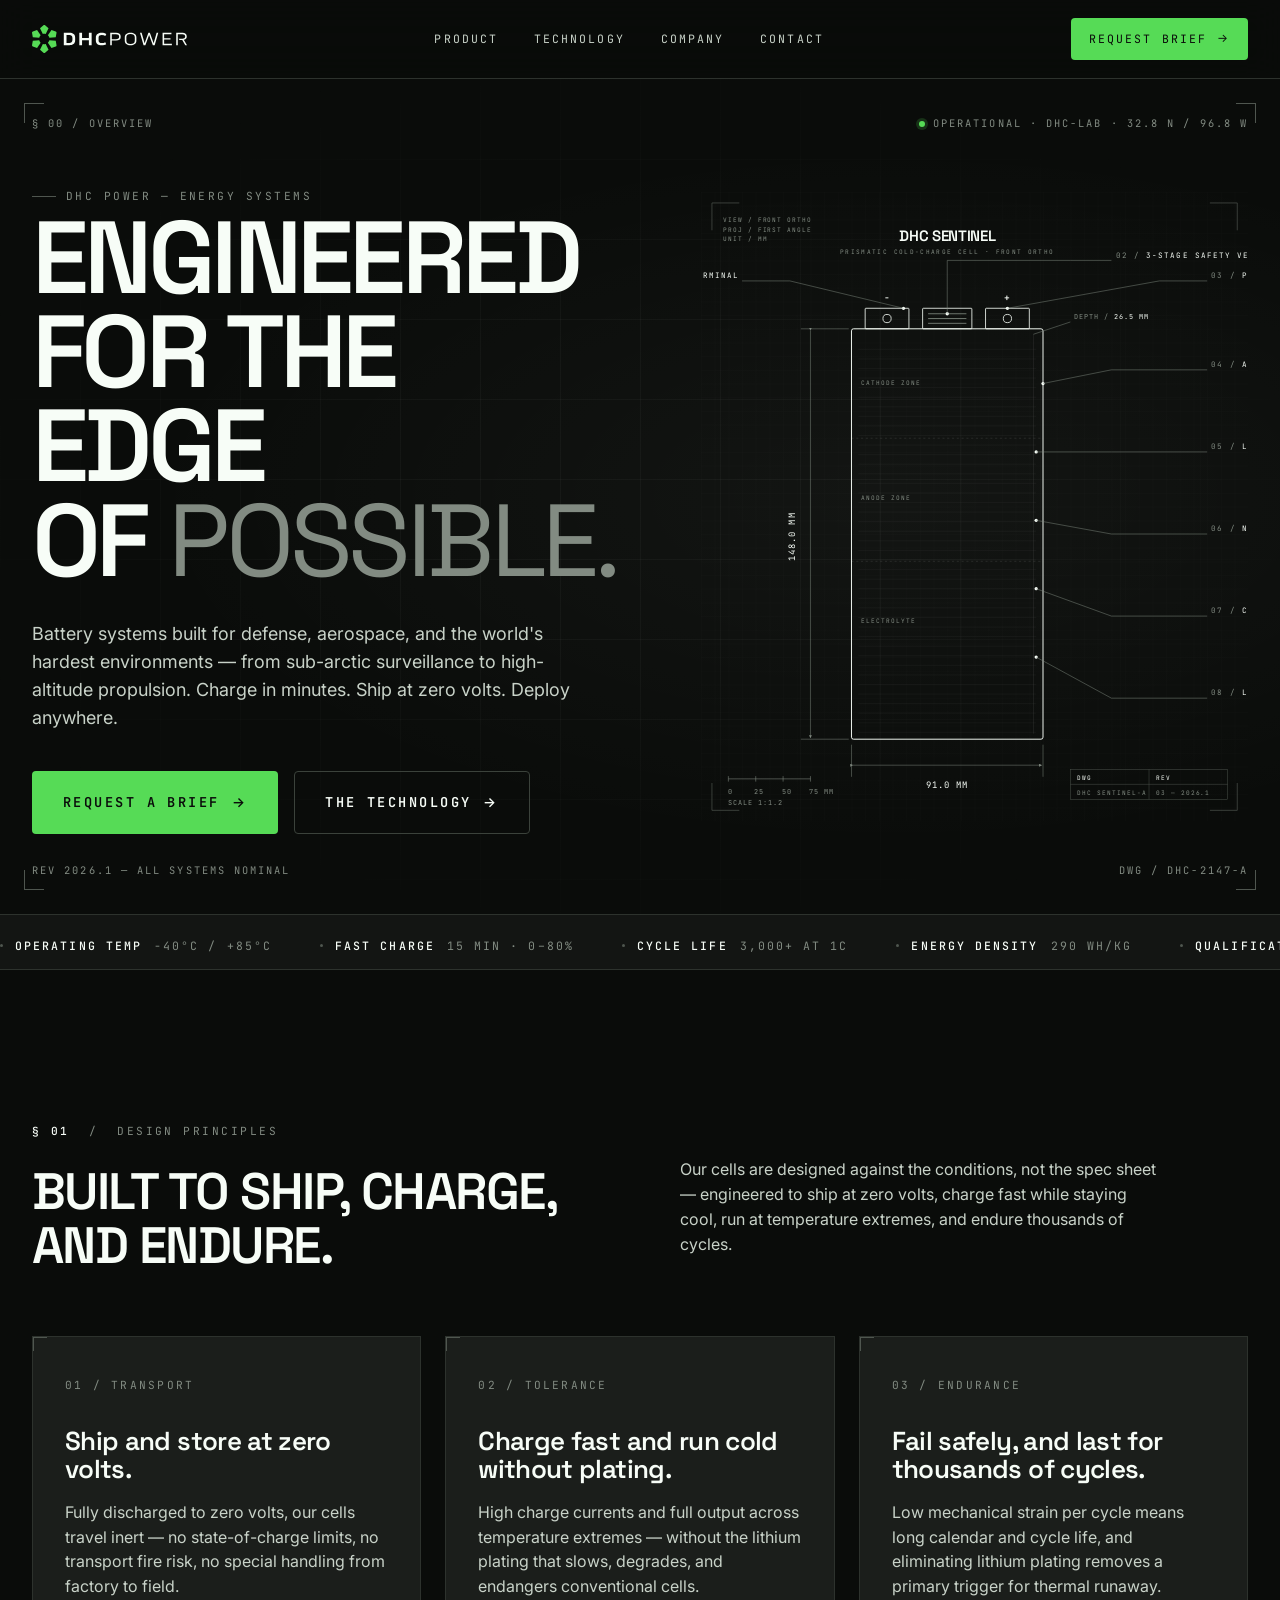
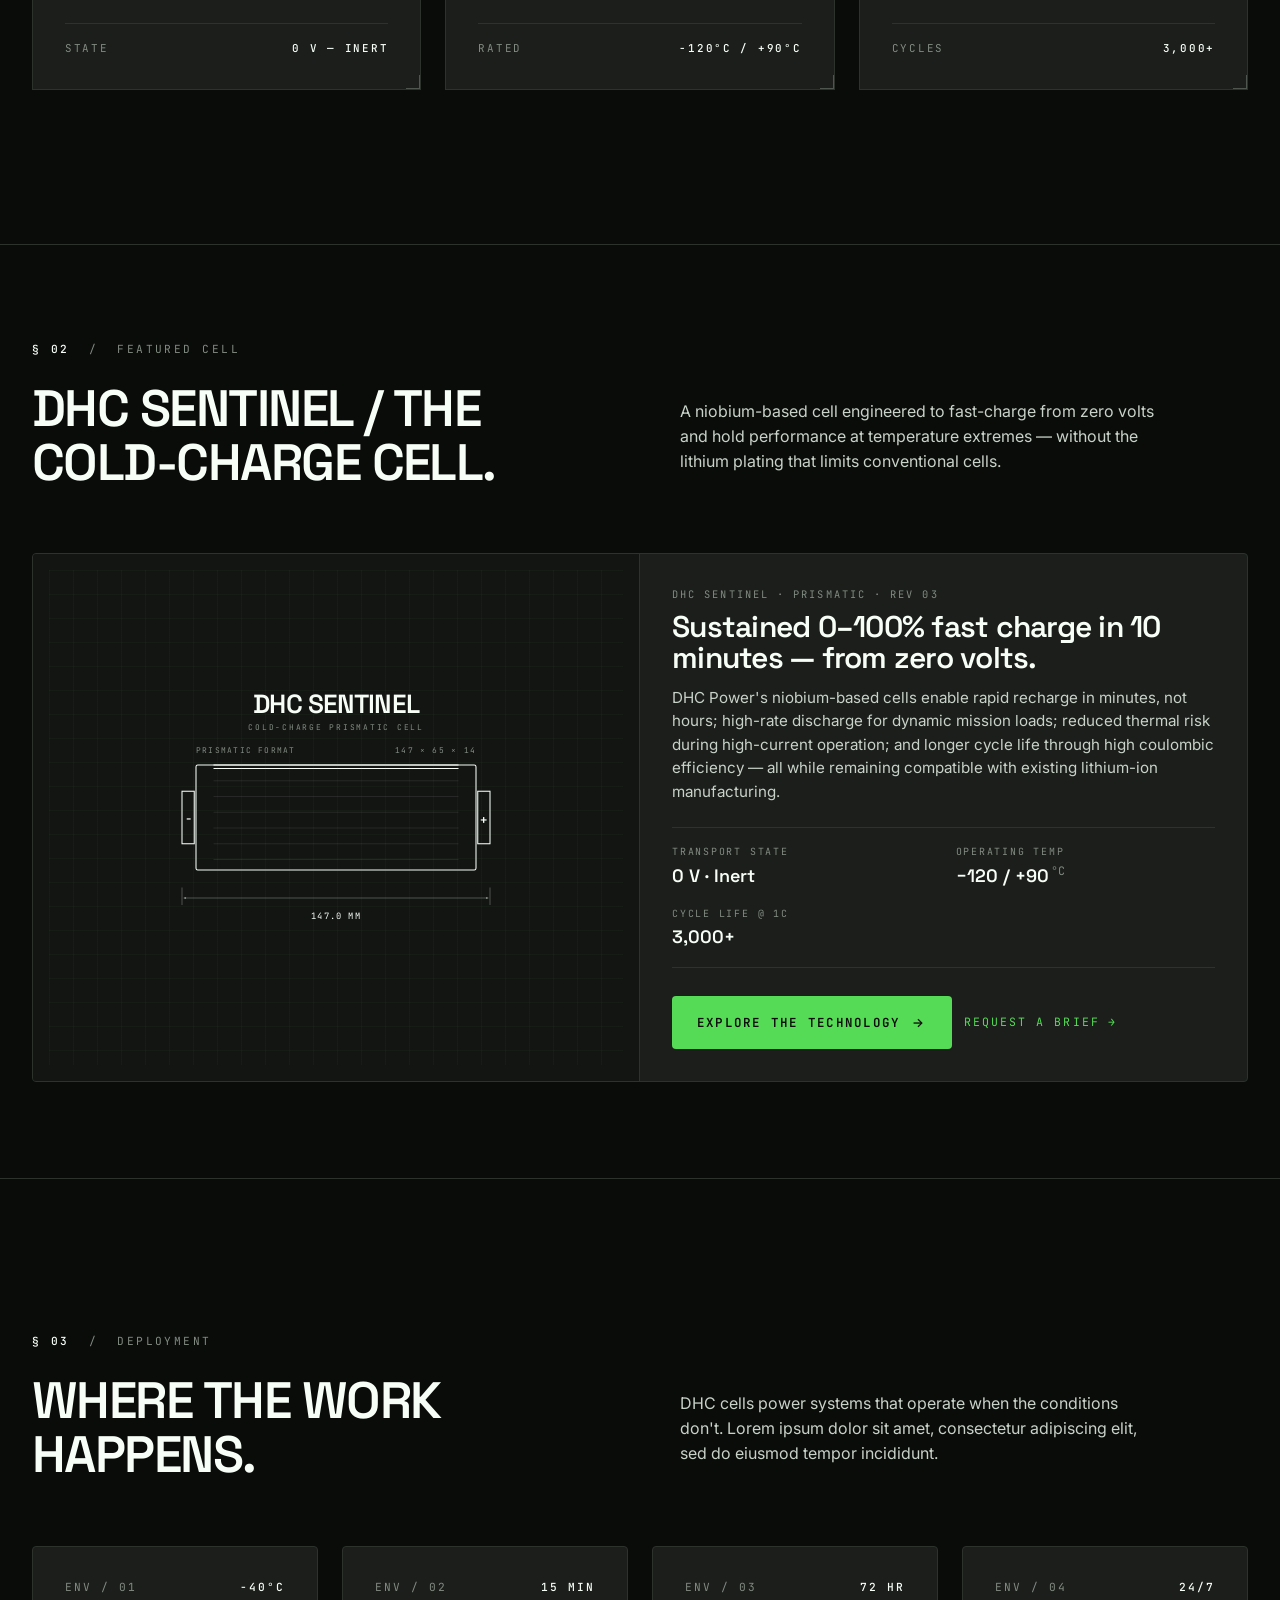
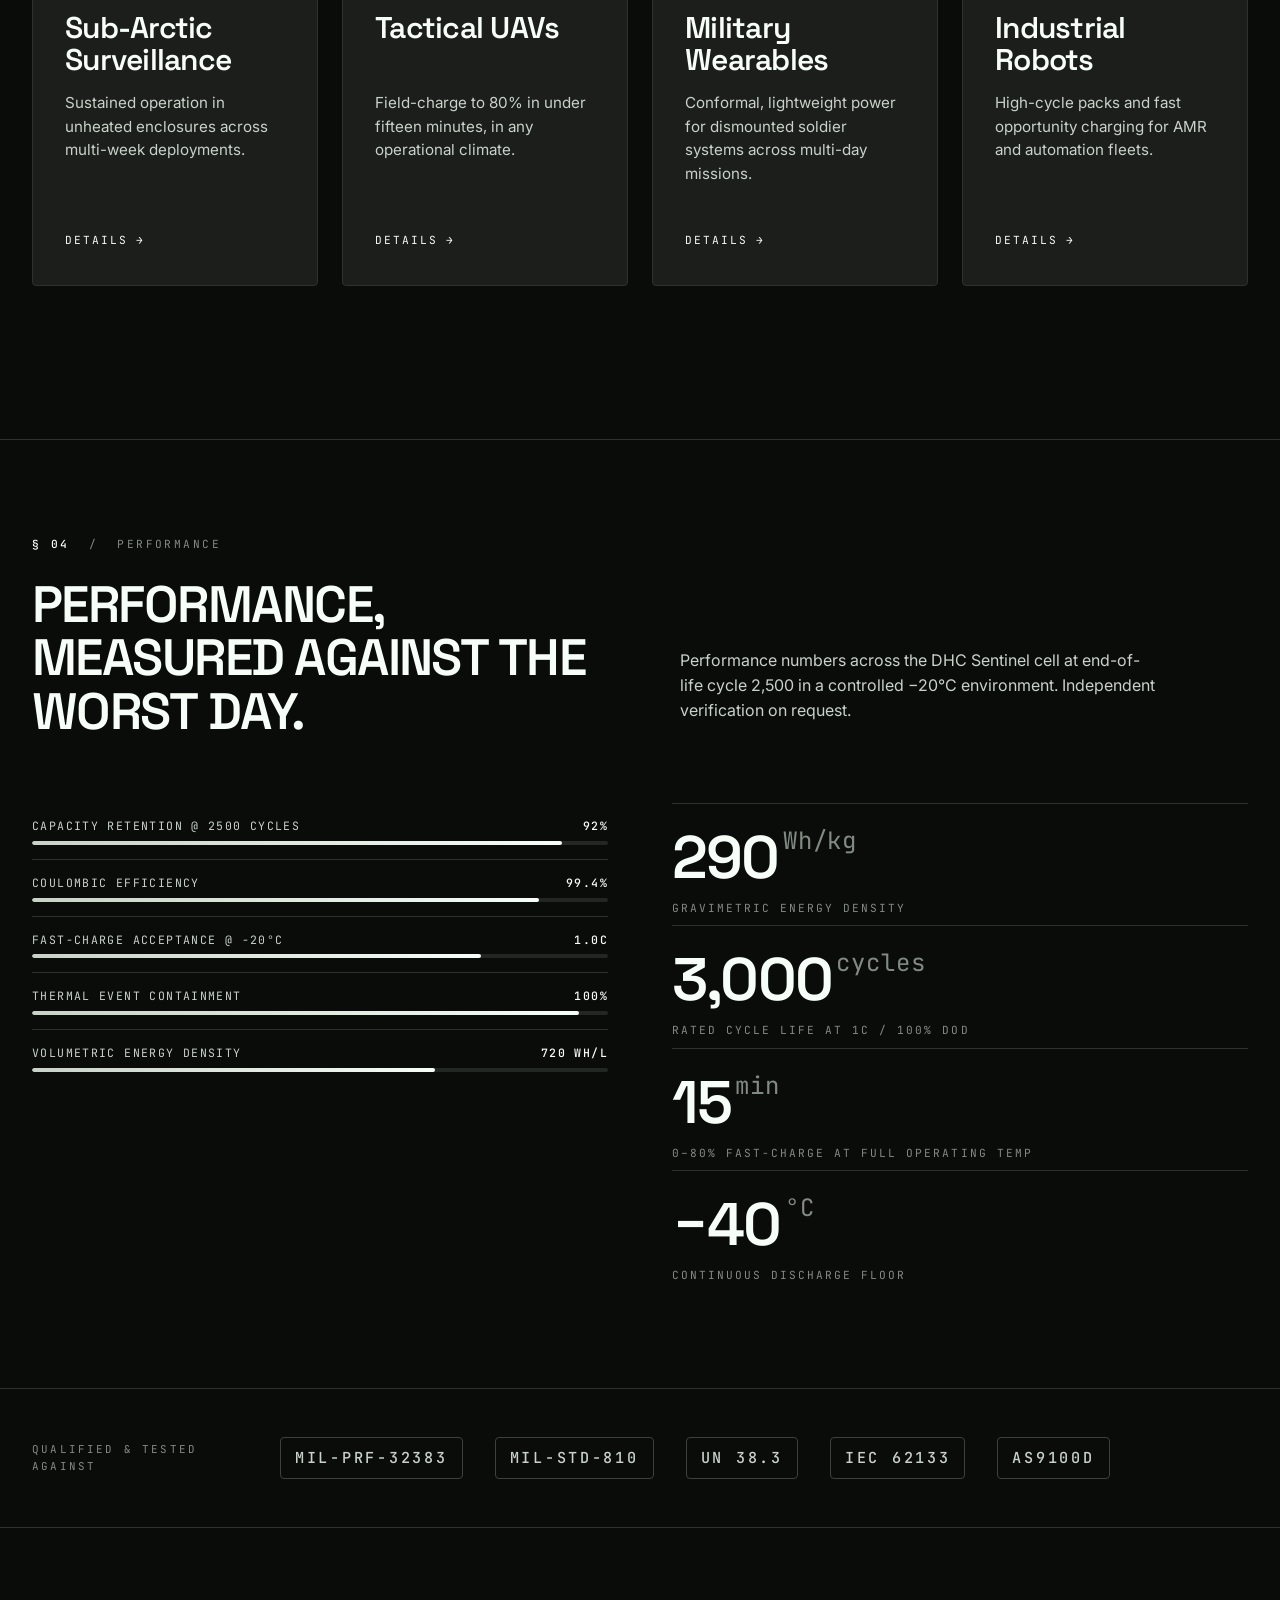
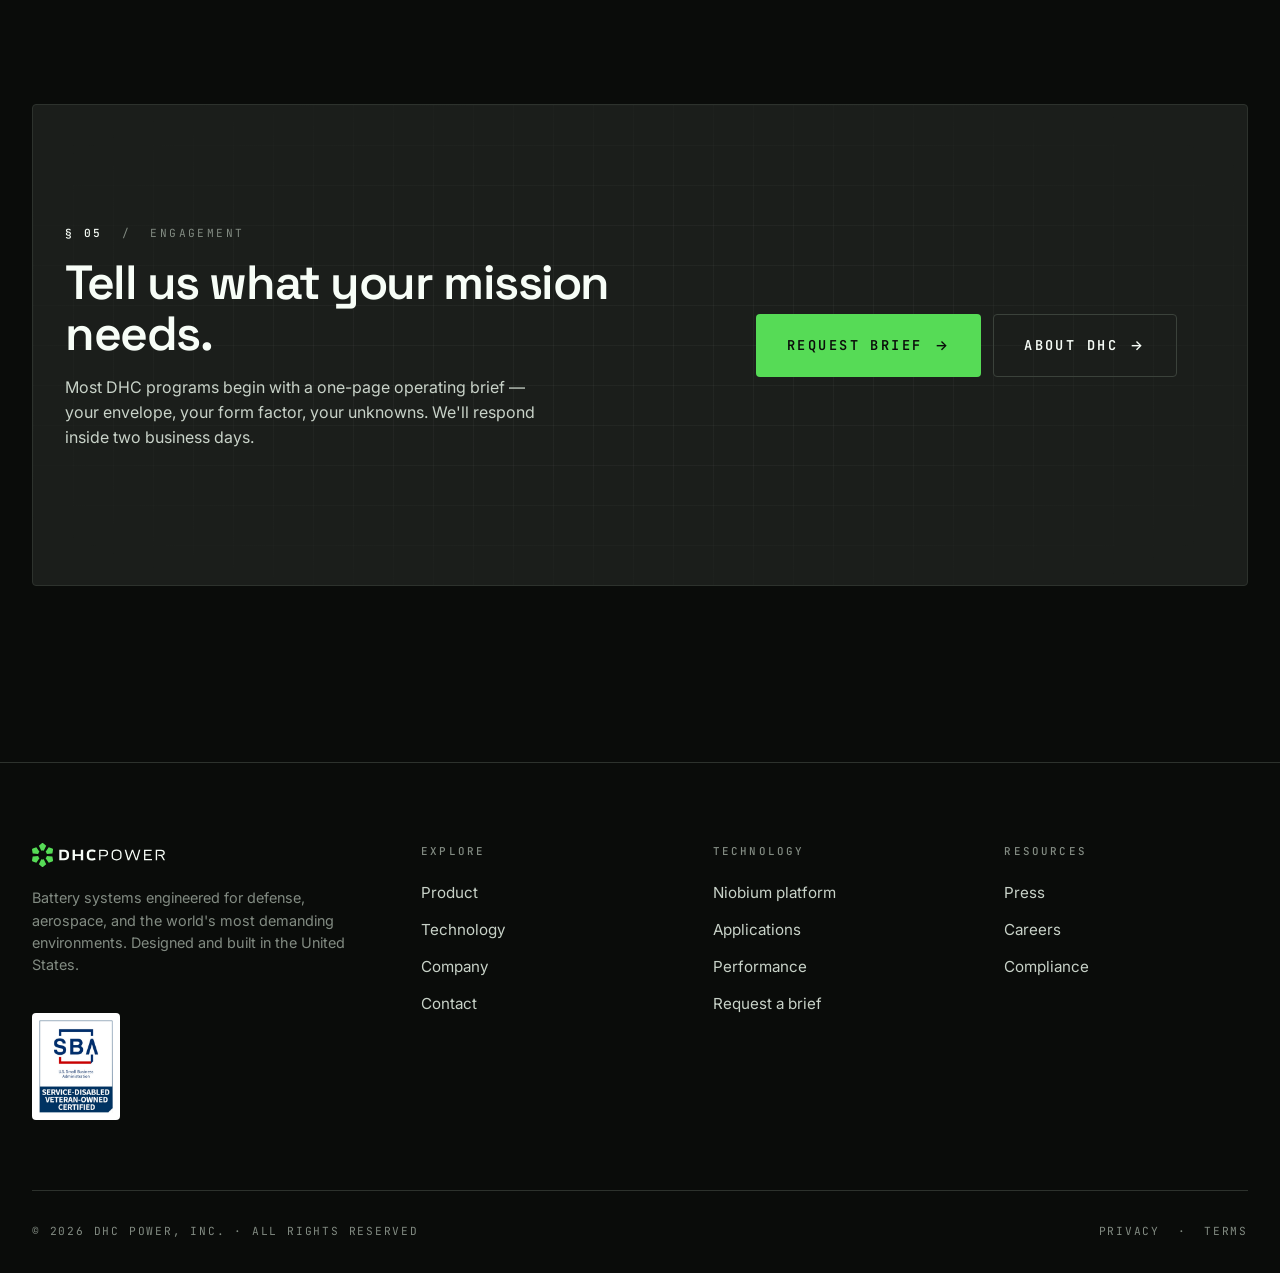
<file: index.html>
<!DOCTYPE html>
<html lang="en">
<head>
<meta charset="UTF-8">
<meta name="viewport" content="width=device-width, initial-scale=1.0">
<title>DHC Power — Engineered for the Edge of Possible</title>
<meta name="description" content="DHC Power designs and builds battery systems for defense, aerospace, and the world's most demanding environments.">
<link rel="icon" type="image/png" sizes="32x32" href="assets/img/favicon-32.png">
<link rel="icon" type="image/png" sizes="16x16" href="assets/img/favicon-16.png">
<link rel="apple-touch-icon" href="assets/img/apple-touch-icon.png">
<!-- Open Graph / link preview -->
<meta property="og:type" content="website">
<meta property="og:site_name" content="DHC Power">
<meta property="og:title" content="DHC Power — Engineered for the Edge of Possible">
<meta property="og:description" content="High-density niobium-lithium battery systems for defense, aerospace, and the world's most demanding environments.">
<meta property="og:url" content="https://nestpoint-group.github.io/dhc-power-site/">
<meta property="og:image" content="https://nestpoint-group.github.io/dhc-power-site/assets/img/og-card.png">
<meta property="og:image:width" content="1200">
<meta property="og:image:height" content="630">
<meta name="twitter:card" content="summary_large_image">
<meta name="twitter:title" content="DHC Power — Engineered for the Edge of Possible">
<meta name="twitter:description" content="High-density niobium-lithium battery systems for defense, aerospace, and extreme environments.">
<meta name="twitter:image" content="https://nestpoint-group.github.io/dhc-power-site/assets/img/og-card.png">
<link rel="preconnect" href="https://fonts.googleapis.com">
<link rel="preconnect" href="https://fonts.gstatic.com" crossorigin>
<link href="https://fonts.googleapis.com/css2?family=Inter:wght@400;500;600&family=Space+Grotesk:wght@400;500;600;700&family=JetBrains+Mono:wght@400;500&display=swap" rel="stylesheet">
<link rel="stylesheet" href="assets/css/style.css">
</head>
<body>

<!-- ============================== NAV ============================== -->
<header class="nav" id="nav">
  <div class="nav__bar">
    <a href="index.html" class="nav__logo" aria-label="DHC Power home">
      <img src="assets/img/logo-on-dark.svg" alt="DHC Power">
    </a>
    <nav class="nav__links" aria-label="Primary">
      <a href="product.html" class="nav__link">Product</a>
      <a href="technology.html" class="nav__link">Technology</a>
      <a href="company.html" class="nav__link">Company</a>
      <a href="contact.html" class="nav__link">Contact</a>
    </nav>
    <a href="contact.html" class="nav__cta">Request Brief</a>
    <button class="nav__menu-toggle" aria-label="Open menu" aria-expanded="false" id="navToggle">Menu</button>
  </div>
</header>

<!-- ============================== HERO ============================== -->
<section class="hero">
  <div class="hero__bg"></div>
  <div class="hero__grid"></div>
  <div class="hero__corners"><span></span></div>

  <span class="hero__operator-label hero__operator-label--tl">§ 00 / OVERVIEW</span>
  <span class="hero__operator-label hero__operator-label--tr"><span class="status-dot"></span>OPERATIONAL · DHC-LAB · 32.8 N / 96.8 W</span>
  <span class="hero__operator-label hero__operator-label--bl">REV 2026.1 — ALL SYSTEMS NOMINAL</span>
  <span class="hero__operator-label hero__operator-label--br">DWG / DHC-2147-A</span>

  <div class="container">
    <div class="hero__inner">
      <div>
        <div class="eyebrow">DHC Power — Energy Systems</div>
        <h1 class="hero__title">Engineered<br>for the edge<br>of <em>possible.</em></h1>
        <p class="hero__lede">Battery systems built for defense, aerospace, and the world's hardest environments — from sub-arctic surveillance to high-altitude propulsion. Charge in minutes. Ship at zero volts. Deploy anywhere.</p>
        <div class="hero__cta-row">
          <a href="contact.html" class="btn btn--lg">Request a brief</a>
          <a href="technology.html" class="btn btn--ghost btn--lg">The technology</a>
        </div>
      </div>

      <div class="cell-vis" aria-hidden="true">
        <!-- ============ Annotated PRISMATIC cell illustration ============ -->
        <svg viewBox="0 0 800 920" xmlns="http://www.w3.org/2000/svg">
          <defs>
            <pattern id="grid-fine" width="20" height="20" patternUnits="userSpaceOnUse">
              <path d="M 20 0 L 0 0 0 20" fill="none" stroke="rgba(247,253,247,0.04)" stroke-width="0.5"/>
            </pattern>
            <marker id="arrow" viewBox="0 0 10 10" refX="9" refY="5" markerWidth="6" markerHeight="6" orient="auto-start-reverse">
              <path d="M 0 0 L 10 5 L 0 10 z" fill="#828B82"/>
            </marker>
            <marker id="arrow-start" viewBox="0 0 10 10" refX="1" refY="5" markerWidth="6" markerHeight="6" orient="auto-start-reverse">
              <path d="M 10 0 L 0 5 L 10 10 z" fill="#828B82"/>
            </marker>
          </defs>

          <!-- gridded backdrop -->
          <rect x="0" y="0" width="800" height="920" fill="url(#grid-fine)"/>

          <!-- outer drawing frame brackets -->
          <g stroke="#4F564F" stroke-width="1" fill="none">
            <path d="M 16 16 L 16 56 M 16 16 L 56 16"/>
            <path d="M 784 16 L 784 56 M 784 16 L 744 16"/>
            <path d="M 16 904 L 16 864 M 16 904 L 56 904"/>
            <path d="M 784 904 L 784 864 M 784 904 L 744 904"/>
          </g>

          <!-- == Prismatic cell body (rectangular, front orthographic view) == -->
          <g stroke="#F7FDF7" stroke-width="1.4" fill="none">
            <!-- main body -->
            <rect x="220" y="200" width="280" height="600" rx="3"/>
            <!-- subtle right-edge depth shadow inside body (suggests thickness) -->
            <line x1="486" y1="208" x2="486" y2="792" stroke="rgba(247,253,247,0.18)" stroke-width="0.6"/>
          </g>

          <!-- == Top features: terminals + vent (rest on top edge of cell) == -->
          <g stroke="#F7FDF7" stroke-width="1.2" fill="none">
            <!-- Negative terminal (left) -->
            <rect x="240" y="170" width="64" height="30" rx="1"/>
            <circle cx="272" cy="185" r="6"/>
            <!-- Safety vent (middle) -->
            <rect x="324" y="170" width="72" height="30" rx="1"/>
            <line x1="332" y1="178" x2="388" y2="178" stroke="#828B82"/>
            <line x1="332" y1="185" x2="388" y2="185" stroke="#828B82"/>
            <line x1="332" y1="192" x2="388" y2="192" stroke="#828B82"/>
            <!-- Positive terminal (right) -->
            <rect x="416" y="170" width="64" height="30" rx="1"/>
            <circle cx="448" cy="185" r="6"/>
          </g>

          <!-- + and - symbols above terminals -->
          <g font-family="JetBrains Mono, ui-monospace, monospace" font-size="14" fill="#F7FDF7" font-weight="500">
            <text x="272" y="160" text-anchor="middle">−</text>
            <text x="448" y="160" text-anchor="middle">+</text>
          </g>

          <!-- Internal stack — many horizontal layers suggesting cathode/anode/separator -->
          <g stroke="rgba(247,253,247,0.10)" stroke-width="0.5">
            <line x1="230" y1="230" x2="490" y2="230"/>
            <line x1="230" y1="244" x2="490" y2="244"/>
            <line x1="230" y1="258" x2="490" y2="258"/>
            <line x1="230" y1="272" x2="490" y2="272"/>
            <line x1="230" y1="286" x2="490" y2="286"/>
            <line x1="230" y1="300" x2="490" y2="300"/>
            <line x1="230" y1="314" x2="490" y2="314"/>
            <line x1="230" y1="328" x2="490" y2="328"/>
            <line x1="230" y1="342" x2="490" y2="342"/>
            <line x1="230" y1="356" x2="490" y2="356"/>
            <line x1="230" y1="370" x2="490" y2="370"/>
            <line x1="230" y1="384" x2="490" y2="384"/>
            <line x1="230" y1="398" x2="490" y2="398"/>
            <line x1="230" y1="412" x2="490" y2="412"/>
            <line x1="230" y1="426" x2="490" y2="426"/>
            <line x1="230" y1="440" x2="490" y2="440"/>
            <line x1="230" y1="454" x2="490" y2="454"/>
            <line x1="230" y1="468" x2="490" y2="468"/>
            <line x1="230" y1="482" x2="490" y2="482"/>
            <line x1="230" y1="496" x2="490" y2="496"/>
            <line x1="230" y1="510" x2="490" y2="510"/>
            <line x1="230" y1="524" x2="490" y2="524"/>
            <line x1="230" y1="538" x2="490" y2="538"/>
            <line x1="230" y1="552" x2="490" y2="552"/>
            <line x1="230" y1="566" x2="490" y2="566"/>
            <line x1="230" y1="580" x2="490" y2="580"/>
            <line x1="230" y1="594" x2="490" y2="594"/>
            <line x1="230" y1="608" x2="490" y2="608"/>
            <line x1="230" y1="622" x2="490" y2="622"/>
            <line x1="230" y1="636" x2="490" y2="636"/>
            <line x1="230" y1="650" x2="490" y2="650"/>
            <line x1="230" y1="664" x2="490" y2="664"/>
            <line x1="230" y1="678" x2="490" y2="678"/>
            <line x1="230" y1="692" x2="490" y2="692"/>
            <line x1="230" y1="706" x2="490" y2="706"/>
            <line x1="230" y1="720" x2="490" y2="720"/>
            <line x1="230" y1="734" x2="490" y2="734"/>
            <line x1="230" y1="748" x2="490" y2="748"/>
            <line x1="230" y1="762" x2="490" y2="762"/>
            <line x1="230" y1="776" x2="490" y2="776"/>
            <line x1="230" y1="790" x2="490" y2="790"/>
          </g>

          <!-- Chemistry zone reference dividers (slightly stronger) -->
          <g stroke="rgba(247,253,247,0.22)" stroke-width="0.6" stroke-dasharray="3 4">
            <line x1="220" y1="360" x2="500" y2="360"/>
            <line x1="220" y1="540" x2="500" y2="540"/>
          </g>

          <!-- Zone labels inside cell (very faint) -->
          <g font-family="JetBrains Mono, ui-monospace, monospace" font-size="9" fill="#828B82" letter-spacing="1.4">
            <text x="234" y="282">CATHODE ZONE</text>
            <text x="234" y="450">ANODE ZONE</text>
            <text x="234" y="630">ELECTROLYTE</text>
          </g>

          <!-- ============ DIMENSION: HEIGHT (left side) ============ -->
          <g stroke="#828B82" stroke-width="0.7" fill="none">
            <line x1="216" y1="200" x2="146" y2="200"/>
            <line x1="216" y1="800" x2="146" y2="800"/>
            <line x1="160" y1="202" x2="160" y2="798" marker-start="url(#arrow-start)" marker-end="url(#arrow)"/>
          </g>
          <g font-family="JetBrains Mono, ui-monospace, monospace" font-size="13" fill="#F7FDF7" letter-spacing="1.6">
            <text x="138" y="504" text-anchor="middle" transform="rotate(-90 138 504)">148.0 MM</text>
          </g>

          <!-- ============ DIMENSION: WIDTH (bottom) ============ -->
          <g stroke="#828B82" stroke-width="0.7" fill="none">
            <line x1="220" y1="808" x2="220" y2="855"/>
            <line x1="500" y1="808" x2="500" y2="855"/>
            <line x1="222" y1="838" x2="498" y2="838" marker-start="url(#arrow-start)" marker-end="url(#arrow)"/>
          </g>
          <g font-family="JetBrains Mono, ui-monospace, monospace" font-size="13" fill="#F7FDF7" letter-spacing="1.6">
            <text x="360" y="872" text-anchor="middle">91.0 MM</text>
          </g>

          <!-- Thickness callout (right side, secondary dimension) -->
          <g stroke="#828B82" stroke-width="0.7" fill="none">
            <line x1="486" y1="208" x2="540" y2="190"/>
          </g>
          <g font-family="JetBrains Mono, ui-monospace, monospace" font-size="10" letter-spacing="1.4">
            <text x="546" y="186"><tspan fill="#828B82">DEPTH / </tspan><tspan fill="#F7FDF7">26.5 MM</tspan></text>
          </g>

          <!-- ============ CALLOUTS - right side ============ -->
          <g stroke="#828B82" stroke-width="0.7" fill="none">
            <!-- 01 negative terminal -->
            <circle cx="296" cy="170" r="2.4" fill="#F7FDF7" stroke="none"/>
            <path d="M 296 170 L 130 130 L 60 130"/>
            <!-- 02 safety vent -->
            <circle cx="360" cy="178" r="2.4" fill="#F7FDF7" stroke="none"/>
            <path d="M 360 178 L 360 100 L 540 100 L 600 100"/>
            <!-- 03 positive terminal -->
            <circle cx="448" cy="170" r="2.4" fill="#F7FDF7" stroke="none"/>
            <path d="M 448 170 L 670 130 L 740 130"/>
            <!-- 04 hard case -->
            <circle cx="500" cy="280" r="2.4" fill="#F7FDF7" stroke="none"/>
            <path d="M 500 280 L 600 260 L 740 260"/>
            <!-- 05 cathode -->
            <circle cx="490" cy="380" r="2.4" fill="#F7FDF7" stroke="none"/>
            <path d="M 490 380 L 600 380 L 740 380"/>
            <!-- 06 anode -->
            <circle cx="490" cy="480" r="2.4" fill="#F7FDF7" stroke="none"/>
            <path d="M 490 480 L 600 500 L 740 500"/>
            <!-- 07 separator -->
            <circle cx="490" cy="580" r="2.4" fill="#F7FDF7" stroke="none"/>
            <path d="M 490 580 L 600 620 L 740 620"/>
            <!-- 08 electrolyte -->
            <circle cx="490" cy="680" r="2.4" fill="#F7FDF7" stroke="none"/>
            <path d="M 490 680 L 600 740 L 740 740"/>
          </g>

          <g font-family="JetBrains Mono, ui-monospace, monospace" font-size="11" letter-spacing="1.6">
            <!-- Left callout (01) -->
            <text x="56" y="126" text-anchor="end"><tspan fill="#828B82">01 / </tspan><tspan fill="#F7FDF7">NEGATIVE TERMINAL</tspan></text>
            <!-- Top callout (02) -->
            <text x="606" y="96"><tspan fill="#828B82">02 / </tspan><tspan fill="#F7FDF7">3-STAGE SAFETY VENT</tspan></text>
            <!-- Right callouts (03-08) -->
            <text x="746" y="126"><tspan fill="#828B82">03 / </tspan><tspan fill="#F7FDF7">POSITIVE TERMINAL</tspan></text>
            <text x="746" y="256"><tspan fill="#828B82">04 / </tspan><tspan fill="#F7FDF7">Al-NICKEL HARD CASE</tspan></text>
            <text x="746" y="376"><tspan fill="#828B82">05 / </tspan><tspan fill="#F7FDF7">LiMO₂ CATHODE</tspan></text>
            <text x="746" y="496"><tspan fill="#828B82">06 / </tspan><tspan fill="#F7FDF7">Nb-OXIDE ANODE</tspan></text>
            <text x="746" y="616"><tspan fill="#828B82">07 / </tspan><tspan fill="#F7FDF7">CERAMIC SEPARATOR</tspan></text>
            <text x="746" y="736"><tspan fill="#828B82">08 / </tspan><tspan fill="#F7FDF7">LiPF₆ ELECTROLYTE</tspan></text>
          </g>

          <!-- Title (top of drawing) -->
          <g font-family="Space Grotesk, sans-serif" font-weight="600" letter-spacing="-0.5">
            <text x="360" y="72" font-size="22" fill="#F7FDF7" text-anchor="middle">DHC SENTINEL</text>
          </g>
          <g font-family="JetBrains Mono, ui-monospace, monospace" font-size="9" fill="#828B82" letter-spacing="2">
            <text x="360" y="90" text-anchor="middle">PRISMATIC COLD-CHARGE CELL · FRONT ORTHO</text>
          </g>

          <!-- left annotations: orientation + view -->
          <g font-family="JetBrains Mono, ui-monospace, monospace" font-size="9" fill="#828B82" letter-spacing="1.4">
            <text x="32" y="44">VIEW / FRONT ORTHO</text>
            <text x="32" y="58">PROJ / FIRST ANGLE</text>
            <text x="32" y="72">UNIT / MM</text>
          </g>

          <!-- bottom-right drawing block -->
          <g stroke="#4F564F" stroke-width="0.7" fill="none">
            <rect x="540" y="844" width="230" height="44"/>
            <line x1="655" y1="844" x2="655" y2="888"/>
            <line x1="540" y1="866" x2="770" y2="866"/>
          </g>
          <g font-family="JetBrains Mono, ui-monospace, monospace" font-size="9" fill="#F7FDF7" letter-spacing="1.4">
            <text x="550" y="860">DWG</text>
            <text x="550" y="881" fill="#828B82">DHC SENTINEL-A</text>
            <text x="665" y="860">REV</text>
            <text x="665" y="881" fill="#828B82">03 — 2026.1</text>
          </g>

          <!-- scale bar bottom-left -->
          <g stroke="#828B82" stroke-width="0.8">
            <line x1="40" y1="858" x2="160" y2="858"/>
            <line x1="40" y1="854" x2="40" y2="862"/>
            <line x1="80" y1="854" x2="80" y2="862"/>
            <line x1="120" y1="854" x2="120" y2="862"/>
            <line x1="160" y1="854" x2="160" y2="862"/>
          </g>
          <g font-family="JetBrains Mono, ui-monospace, monospace" font-size="10" fill="#828B82" letter-spacing="1.4">
            <text x="40" y="880">0</text>
            <text x="78" y="880">25</text>
            <text x="118" y="880">50</text>
            <text x="158" y="880">75 MM</text>
            <text x="40" y="896">SCALE 1:1.2</text>
          </g>
        </svg>
      </div>
    </div>
  </div>
</section>

<!-- ============================== TICKER ============================== -->
<div class="ticker" aria-hidden="true">
  <div class="ticker__inner">
    <span><strong>OPERATING TEMP</strong> -40°C / +85°C</span>
    <span><strong>FAST CHARGE</strong> 15 MIN · 0–80%</span>
    <span><strong>CYCLE LIFE</strong> 3,000+ AT 1C</span>
    <span><strong>ENERGY DENSITY</strong> 290 WH/KG</span>
    <span><strong>QUALIFICATIONS</strong> MIL-PRF-32383 · UN 38.3</span>
    <span><strong>ASSEMBLY</strong> UNITED STATES</span>
    <!-- duplicate for seamless loop -->
    <span><strong>OPERATING TEMP</strong> -40°C / +85°C</span>
    <span><strong>FAST CHARGE</strong> 15 MIN · 0–80%</span>
    <span><strong>CYCLE LIFE</strong> 3,000+ AT 1C</span>
    <span><strong>ENERGY DENSITY</strong> 290 WH/KG</span>
    <span><strong>QUALIFICATIONS</strong> MIL-PRF-32383 · UN 38.3</span>
    <span><strong>ASSEMBLY</strong> UNITED STATES</span>
  </div>
</div>

<!-- ============================== § 01 DESIGN PRINCIPLES ============================== -->
<section class="section" id="principles">
  <div class="container">
    <div class="sec-head">
      <div>
        <div class="section-num"><strong>§ 01</strong> &nbsp;/&nbsp; DESIGN PRINCIPLES</div>
        <h2 style="margin-top: 24px; text-transform: uppercase;">Built to ship, charge, and endure.</h2>
      </div>
      <p class="sec-head__lead">Our cells are designed against the conditions, not the spec sheet — engineered to ship at zero volts, charge fast while staying cool, run at temperature extremes, and endure thousands of cycles.</p>
    </div>

    <div class="grid grid-3" data-reveal>
      <article class="cap-card">
        <div class="cap-card__num">01 / TRANSPORT</div>
        <h3 class="cap-card__title">Ship and store at zero volts.</h3>
        <p class="cap-card__desc">Fully discharged to zero volts, our cells travel inert — no state-of-charge limits, no transport fire risk, no special handling from factory to field.</p>
        <div class="cap-card__meta">
          <span>STATE</span><strong>0 V — INERT</strong>
        </div>
      </article>

      <article class="cap-card">
        <div class="cap-card__num">02 / TOLERANCE</div>
        <h3 class="cap-card__title">Charge fast and run cold without plating.</h3>
        <p class="cap-card__desc">High charge currents and full output across temperature extremes — without the lithium plating that slows, degrades, and endangers conventional cells.</p>
        <div class="cap-card__meta">
          <span>RATED</span><strong>−120°C / +90°C</strong>
        </div>
      </article>

      <article class="cap-card">
        <div class="cap-card__num">03 / ENDURANCE</div>
        <h3 class="cap-card__title">Fail safely, and last for thousands of cycles.</h3>
        <p class="cap-card__desc">Low mechanical strain per cycle means long calendar and cycle life, and eliminating lithium plating removes a primary trigger for thermal runaway.</p>
        <div class="cap-card__meta">
          <span>CYCLES</span><strong>3,000+</strong>
        </div>
      </article>
    </div>
  </div>
</section>

<hr class="divider-x">

<!-- ============================== § 02 FEATURED CELL ============================== -->
<section class="section section--tight" id="featured">
  <div class="container">
    <div class="sec-head">
      <div>
        <div class="section-num"><strong>§ 02</strong> &nbsp;/&nbsp; FEATURED CELL</div>
        <h2 style="margin-top: 24px; text-transform: uppercase;">DHC Sentinel / The cold-charge cell.</h2>
      </div>
      <p class="sec-head__lead">A niobium-based cell engineered to fast-charge from zero volts and hold performance at temperature extremes — without the lithium plating that limits conventional cells.</p>
    </div>

    <article class="cell-card" data-reveal>
      <div class="cell-card__vis">
        <svg viewBox="0 0 480 360" xmlns="http://www.w3.org/2000/svg" style="width:100%; max-width:420px;">
          <defs>
            <marker id="arrow2" viewBox="0 0 10 10" refX="9" refY="5" markerWidth="5" markerHeight="5" orient="auto-start-reverse">
              <path d="M 0 0 L 10 5 L 0 10 z" fill="#828B82"/>
            </marker>
          </defs>

          <!-- prismatic cell (horizontal lay) -->
          <g stroke="#F7FDF7" stroke-width="1.2" fill="none">
            <rect x="80" y="120" width="320" height="120" rx="2"/>
            <!-- positive end terminal -->
            <rect x="402" y="150" width="14" height="60"/>
            <!-- negative end terminal -->
            <rect x="64" y="150" width="14" height="60"/>
            <!-- top ridge (vent strip) -->
            <line x1="100" y1="120" x2="380" y2="120"/>
            <line x1="100" y1="124" x2="380" y2="124"/>
          </g>

          <!-- internal layered detail -->
          <g stroke="rgba(247,253,247,0.18)" stroke-width="0.5">
            <line x1="100" y1="138" x2="380" y2="138"/>
            <line x1="100" y1="156" x2="380" y2="156"/>
            <line x1="100" y1="174" x2="380" y2="174"/>
            <line x1="100" y1="192" x2="380" y2="192"/>
            <line x1="100" y1="210" x2="380" y2="210"/>
            <line x1="100" y1="228" x2="380" y2="228"/>
          </g>

          <!-- dim arrow under -->
          <g stroke="#828B82" stroke-width="0.6" fill="none">
            <line x1="64" y1="260" x2="64" y2="280"/>
            <line x1="416" y1="260" x2="416" y2="280"/>
            <line x1="66" y1="272" x2="414" y2="272" marker-start="url(#arrow2)" marker-end="url(#arrow2)"/>
          </g>
          <text x="240" y="296" font-family="JetBrains Mono" font-size="10" fill="#F7FDF7" letter-spacing="1.4" text-anchor="middle">147.0 MM</text>

          <!-- side labels -->
          <g font-family="JetBrains Mono" font-size="9" fill="#828B82" letter-spacing="1.4">
            <text x="80" y="106">PRISMATIC FORMAT</text>
            <text x="400" y="106" text-anchor="end">147 × 65 × 14</text>
          </g>

          <!-- + and - terminals -->
          <g font-family="JetBrains Mono" font-size="14" fill="#F7FDF7" font-weight="500">
            <text x="71" y="186" text-anchor="middle">−</text>
            <text x="409" y="187" text-anchor="middle">+</text>
          </g>

          <!-- top label -->
          <text x="240" y="60" font-family="Space Grotesk" font-size="30" font-weight="600" fill="#F7FDF7" text-anchor="middle" letter-spacing="-1">DHC SENTINEL</text>
          <text x="240" y="80" font-family="JetBrains Mono" font-size="9" fill="#828B82" text-anchor="middle" letter-spacing="2">COLD-CHARGE PRISMATIC CELL</text>
        </svg>
      </div>

      <div class="cell-card__body">
        <div class="cell-card__sku">DHC SENTINEL · PRISMATIC · REV 03</div>
        <h3 class="cell-card__title">Sustained 0–100% fast charge in 10 minutes — from zero volts.</h3>
        <p class="cell-card__desc">DHC Power's niobium-based cells enable rapid recharge in minutes, not hours; high-rate discharge for dynamic mission loads; reduced thermal risk during high-current operation; and longer cycle life through high coulombic efficiency — all while remaining compatible with existing lithium-ion manufacturing.</p>

        <div class="cell-card__specs">
          <div class="spec"><span class="spec__label">Transport State</span><span class="spec__value">0 V · Inert</span></div>
          <div class="spec"><span class="spec__label">Operating Temp</span><span class="spec__value">−120 / +90<sup>°C</sup></span></div>
          <div class="spec"><span class="spec__label">Cycle Life @ 1C</span><span class="spec__value">3,000+</span></div>
        </div>

        <div class="row" style="gap: 12px;">
          <a href="technology.html" class="btn">Explore the technology</a>
          <a href="contact.html" class="link-arrow">Request a brief</a>
        </div>
      </div>
    </article>
  </div>
</section>

<hr class="divider-x">

<!-- ============================== § 03 DEPLOYMENT ============================== -->
<section class="section" id="applications">
  <div class="container">
    <div class="sec-head">
      <div>
        <div class="section-num"><strong>§ 03</strong> &nbsp;/&nbsp; DEPLOYMENT</div>
        <h2 style="margin-top: 24px; text-transform: uppercase;">Where the work happens.</h2>
      </div>
      <p class="sec-head__lead">DHC cells power systems that operate when the conditions don't. Lorem ipsum dolor sit amet, consectetur adipiscing elit, sed do eiusmod tempor incididunt.</p>
    </div>

    <div class="grid grid-4" data-reveal>
      <a href="technology.html#applications" class="app-tile">
        <div class="app-tile__hover"></div>
        <div class="app-tile__head"><span>ENV / 01</span><strong>−40°C</strong></div>
        <h3 class="app-tile__title">Sub-Arctic Surveillance</h3>
        <p class="app-tile__desc">Sustained operation in unheated enclosures across multi-week deployments.</p>
        <span class="app-tile__cta">Details</span>
      </a>

      <a href="technology.html#applications" class="app-tile">
        <div class="app-tile__hover"></div>
        <div class="app-tile__head"><span>ENV / 02</span><strong>15 MIN</strong></div>
        <h3 class="app-tile__title">Tactical UAVs</h3>
        <p class="app-tile__desc">Field-charge to 80% in under fifteen minutes, in any operational climate.</p>
        <span class="app-tile__cta">Details</span>
      </a>

      <a href="technology.html#applications" class="app-tile">
        <div class="app-tile__hover"></div>
        <div class="app-tile__head"><span>ENV / 03</span><strong>72 HR</strong></div>
        <h3 class="app-tile__title">Military Wearables</h3>
        <p class="app-tile__desc">Conformal, lightweight power for dismounted soldier systems across multi-day missions.</p>
        <span class="app-tile__cta">Details</span>
      </a>

      <a href="technology.html#applications" class="app-tile">
        <div class="app-tile__hover"></div>
        <div class="app-tile__head"><span>ENV / 04</span><strong>24/7</strong></div>
        <h3 class="app-tile__title">Industrial Robots</h3>
        <p class="app-tile__desc">High-cycle packs and fast opportunity charging for AMR and automation fleets.</p>
        <span class="app-tile__cta">Details</span>
      </a>
    </div>
  </div>
</section>

<hr class="divider-x">

<!-- ============================== § 04 PERFORMANCE ============================== -->
<section class="section section--tight" id="performance">
  <div class="container">
    <div class="sec-head">
      <div>
        <div class="section-num"><strong>§ 04</strong> &nbsp;/&nbsp; PERFORMANCE</div>
        <h2 style="margin-top: 24px; text-transform: uppercase;">Performance, measured against the worst day.</h2>
      </div>
      <p class="sec-head__lead">Performance numbers across the DHC Sentinel cell at end-of-life cycle 2,500 in a controlled −20°C environment. Independent verification on request.</p>
    </div>

    <div class="grid grid-2" data-reveal style="gap: 64px;">
      <div>
        <div class="bar" style="--fill: 92%;">
          <div class="bar__row"><span>CAPACITY RETENTION @ 2500 CYCLES</span><strong>92%</strong></div>
          <div class="bar__track"><div class="bar__fill"></div></div>
        </div>
        <div class="bar" style="--fill: 88%;">
          <div class="bar__row"><span>COULOMBIC EFFICIENCY</span><strong>99.4%</strong></div>
          <div class="bar__track"><div class="bar__fill"></div></div>
        </div>
        <div class="bar" style="--fill: 78%;">
          <div class="bar__row"><span>FAST-CHARGE ACCEPTANCE @ −20°C</span><strong>1.0C</strong></div>
          <div class="bar__track"><div class="bar__fill"></div></div>
        </div>
        <div class="bar" style="--fill: 95%;">
          <div class="bar__row"><span>THERMAL EVENT CONTAINMENT</span><strong>100%</strong></div>
          <div class="bar__track"><div class="bar__fill"></div></div>
        </div>
        <div class="bar" style="--fill: 70%;">
          <div class="bar__row"><span>VOLUMETRIC ENERGY DENSITY</span><strong>720 Wh/L</strong></div>
          <div class="bar__track"><div class="bar__fill"></div></div>
        </div>
      </div>

      <div>
        <div class="stat">
          <div class="stat__value">290<sup>Wh/kg</sup></div>
          <div class="stat__label">Gravimetric energy density</div>
        </div>
        <div class="stat">
          <div class="stat__value">3,000<sup>cycles</sup></div>
          <div class="stat__label">Rated cycle life at 1C / 100% DoD</div>
        </div>
        <div class="stat">
          <div class="stat__value">15<sup>min</sup></div>
          <div class="stat__label">0–80% fast-charge at full operating temp</div>
        </div>
        <div class="stat">
          <div class="stat__value">−40<sup>°C</sup></div>
          <div class="stat__label">Continuous discharge floor</div>
        </div>
      </div>
    </div>
  </div>
</section>

<!-- compliance -->
<section class="compliance">
  <div class="container">
    <div class="compliance__inner">
      <div class="compliance__label">QUALIFIED &amp; TESTED AGAINST</div>
      <div class="compliance__badges">
        <div class="compliance__badge">MIL-PRF-32383</div>
        <div class="compliance__badge">MIL-STD-810</div>
        <div class="compliance__badge">UN 38.3</div>
        <div class="compliance__badge">IEC 62133</div>
        <div class="compliance__badge">AS9100D</div>
      </div>
    </div>
  </div>
</section>

<!-- ============================== CTA ============================== -->
<section class="section section--tight" id="cta">
  <div class="container">
    <div class="cta-block">
      <div class="cta-block__bg"></div>
      <div class="cta-block__inner">
        <div>
          <div class="section-num"><strong>§ 05</strong> &nbsp;/&nbsp; ENGAGEMENT</div>
          <h2 class="cta-block__title" style="margin-top:16px;">Tell us what your mission needs.</h2>
          <p class="cta-block__desc">Most DHC programs begin with a one-page operating brief — your envelope, your form factor, your unknowns. We'll respond inside two business days.</p>
        </div>
        <div class="row" style="gap: 12px;">
          <a href="contact.html" class="btn btn--lg">Request brief</a>
          <a href="company.html" class="btn btn--ghost btn--lg">About DHC</a>
        </div>
      </div>
    </div>
  </div>
</section>

<!-- ============================== FOOTER ============================== -->
<footer class="foot">
  <div class="container">
    <div class="foot__top">
      <div class="foot__brand">
        <img class="foot__brand-logo" src="assets/img/logo-on-dark.svg" alt="DHC Power">
        <p class="foot__brand-text">Battery systems engineered for defense, aerospace, and the world's most demanding environments. Designed and built in the United States.</p>
        <a class="foot__cert" href="company.html" aria-label="SBA Service-Disabled Veteran-Owned Certified">
          <img src="assets/img/sba-sdvosb.jpg" alt="SBA Service-Disabled Veteran-Owned Certified">
        </a>
      </div>
      <div class="foot__col">
        <h5>Explore</h5>
        <ul>
          <li><a href="product.html">Product</a></li>
          <li><a href="technology.html">Technology</a></li>
          <li><a href="company.html">Company</a></li>
          <li><a href="contact.html">Contact</a></li>
        </ul>
      </div>
      <div class="foot__col">
        <h5>Technology</h5>
        <ul>
          <li><a href="technology.html">Niobium platform</a></li>
          <li><a href="technology.html#applications">Applications</a></li>
          <li><a href="technology.html#performance">Performance</a></li>
          <li><a href="contact.html">Request a brief</a></li>
        </ul>
      </div>
      <div class="foot__col">
        <h5>Resources</h5>
        <ul>
          <li><a href="contact.html">Press</a></li>
          <li><a href="contact.html">Careers</a></li>
          <li><a href="contact.html">Compliance</a></li>
        </ul>
      </div>
    </div>
    <div class="foot__bottom">
      <span>© 2026 DHC POWER, INC. · ALL RIGHTS RESERVED</span>
      <span><a href="privacy.html">PRIVACY</a> &nbsp;·&nbsp; <a href="terms.html">TERMS</a></span>
    </div>
  </div>
</footer>

<script src="assets/js/main.js"></script>
</body>
</html>
</file>
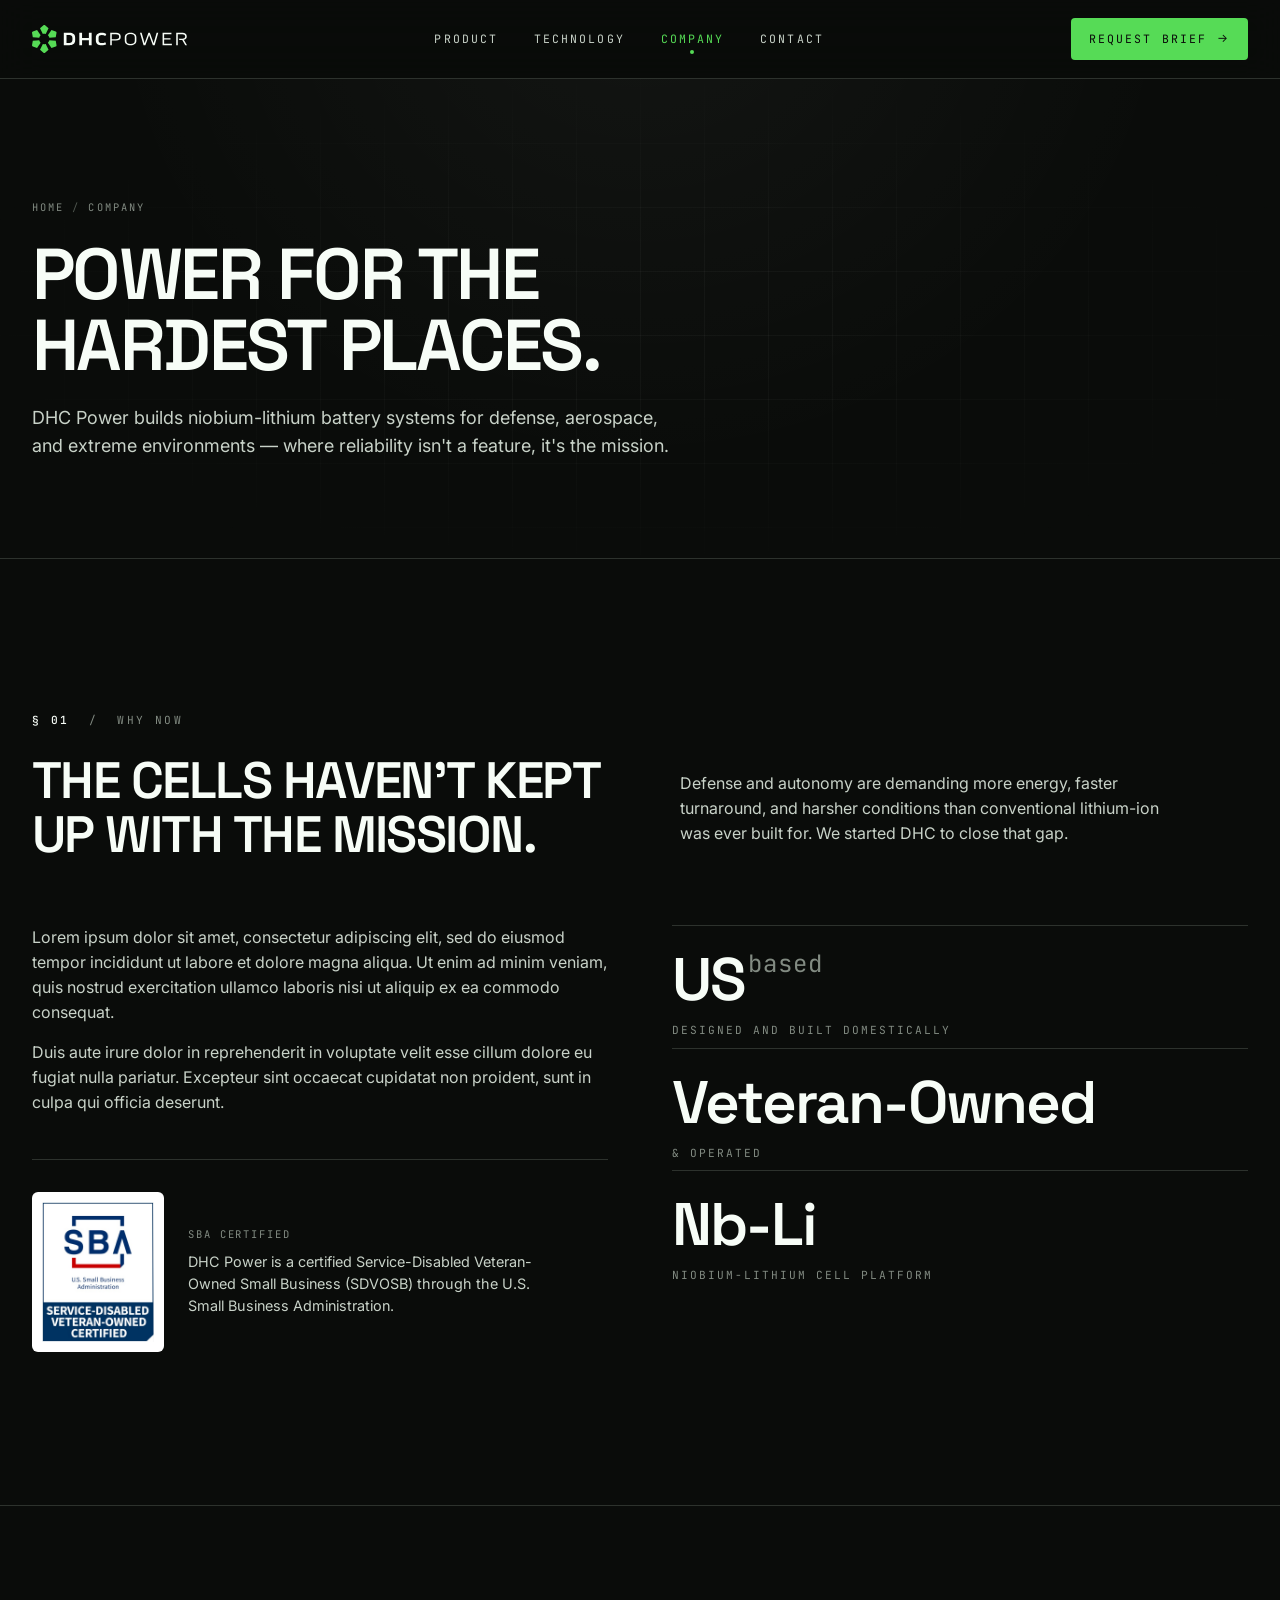
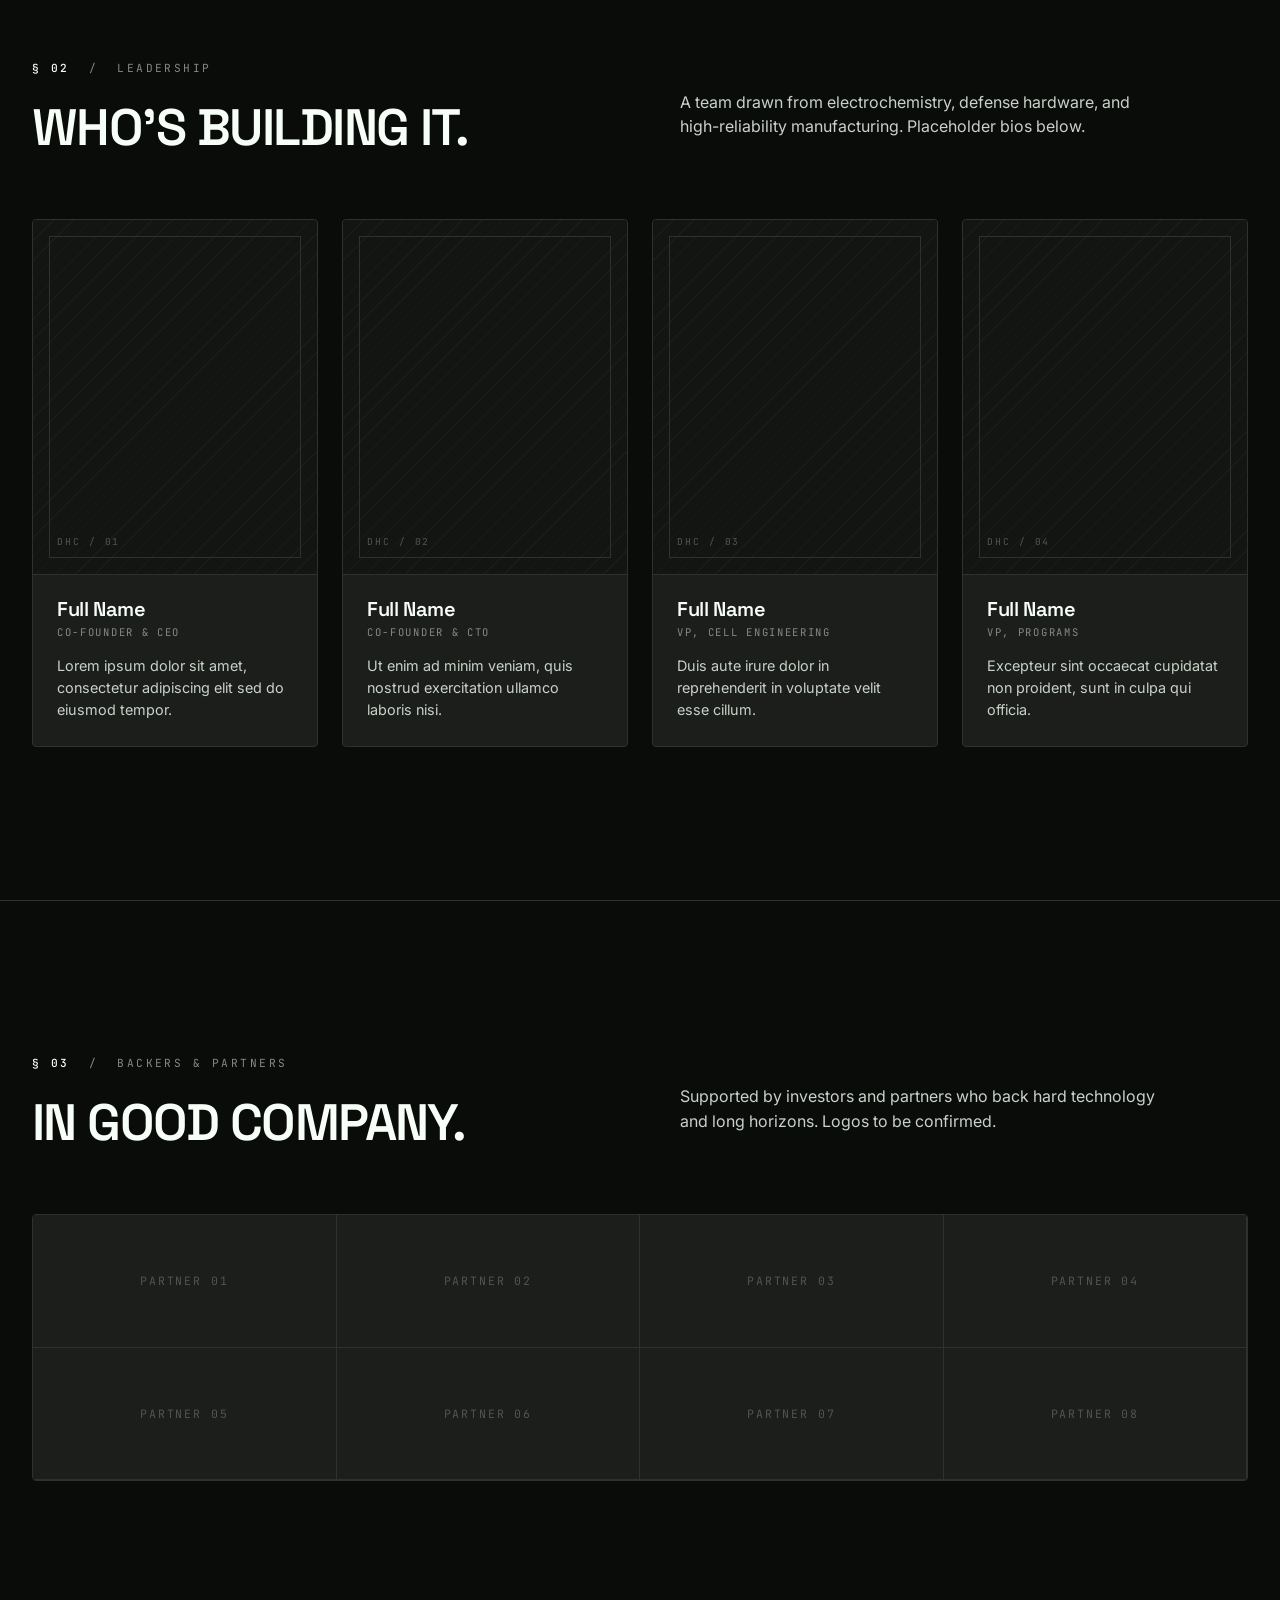
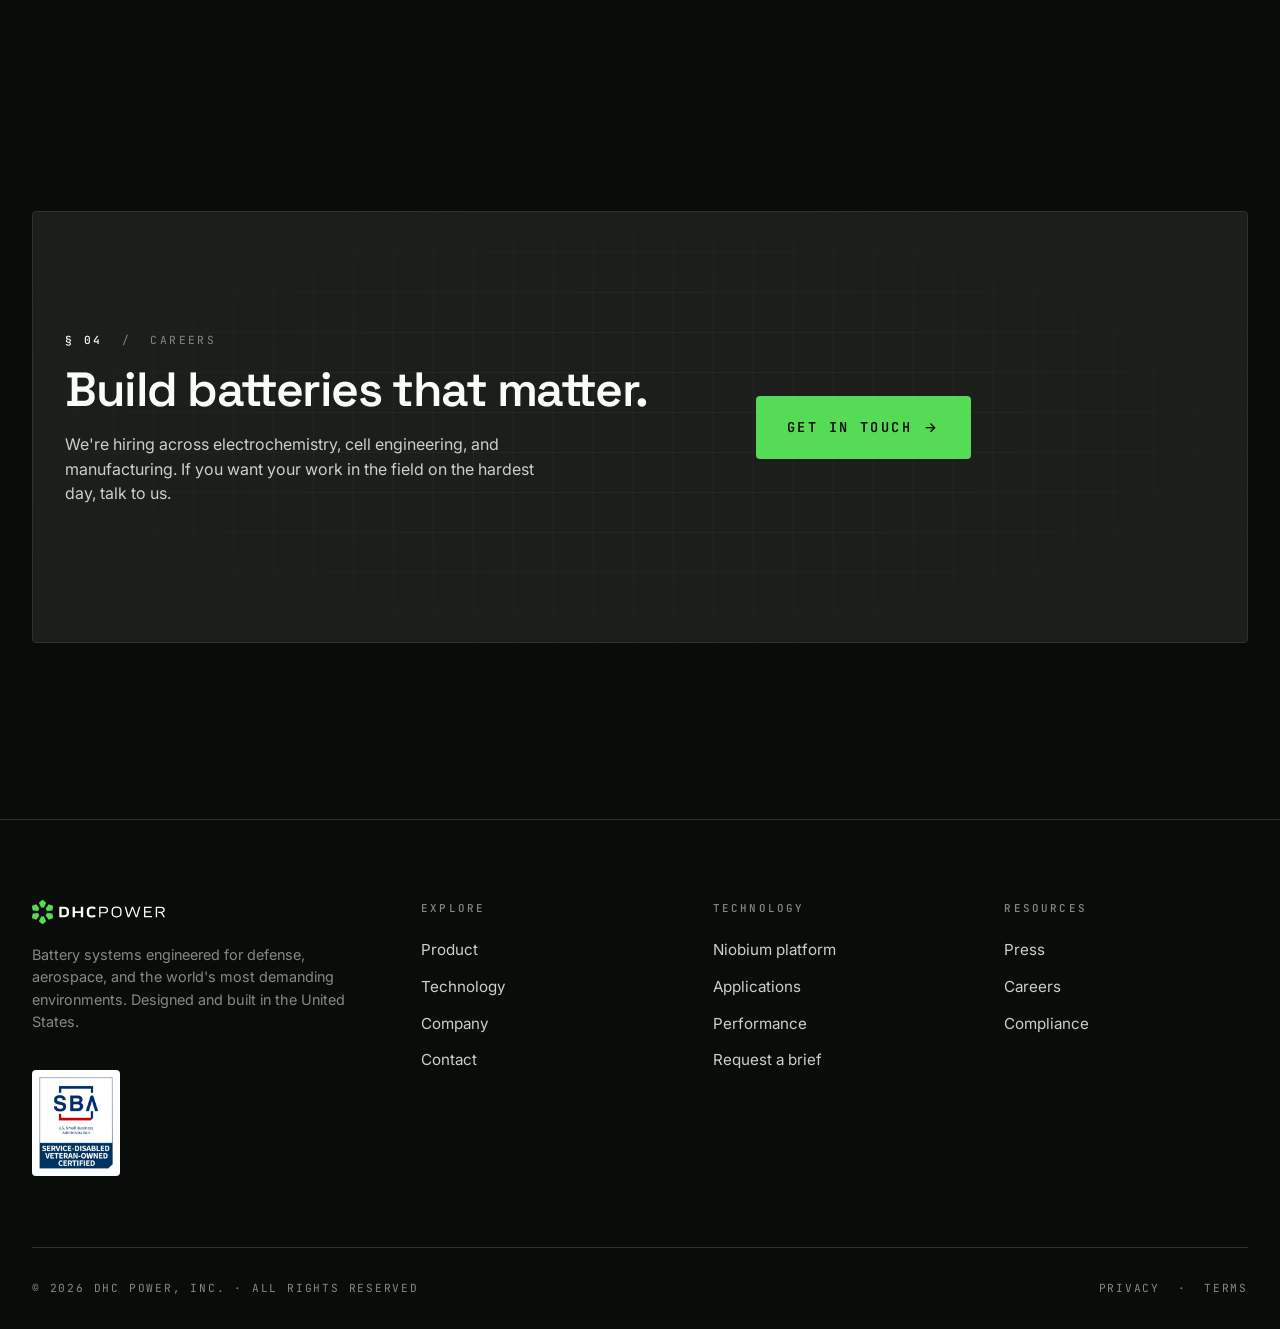
<file: company.html>
<!DOCTYPE html>
<html lang="en">
<head>
<meta charset="UTF-8">
<meta name="viewport" content="width=device-width, initial-scale=1.0">
<title>Company — DHC Power</title>
<meta name="description" content="DHC Power builds niobium-lithium battery systems for defense, aerospace, and extreme environments.">
<link rel="icon" type="image/png" sizes="32x32" href="assets/img/favicon-32.png">
<link rel="icon" type="image/png" sizes="16x16" href="assets/img/favicon-16.png">
<link rel="apple-touch-icon" href="assets/img/apple-touch-icon.png">
<!-- Open Graph / link preview -->
<meta property="og:type" content="website">
<meta property="og:site_name" content="DHC Power">
<meta property="og:title" content="Company — DHC Power">
<meta property="og:description" content="DHC Power is a veteran-owned, US-based energy company building niobium-lithium battery systems for defense and extreme environments.">
<meta property="og:url" content="https://nestpoint-group.github.io/dhc-power-site/company.html">
<meta property="og:image" content="https://nestpoint-group.github.io/dhc-power-site/assets/img/og-card.png">
<meta property="og:image:width" content="1200">
<meta property="og:image:height" content="630">
<meta name="twitter:card" content="summary_large_image">
<meta name="twitter:title" content="Company — DHC Power">
<meta name="twitter:description" content="Veteran-owned, US-based energy company building niobium-lithium battery systems.">
<meta name="twitter:image" content="https://nestpoint-group.github.io/dhc-power-site/assets/img/og-card.png">
<link rel="preconnect" href="https://fonts.googleapis.com">
<link rel="preconnect" href="https://fonts.gstatic.com" crossorigin>
<link href="https://fonts.googleapis.com/css2?family=Inter:wght@400;500;600&family=Space+Grotesk:wght@400;500;600;700&family=JetBrains+Mono:wght@400;500&display=swap" rel="stylesheet">
<link rel="stylesheet" href="assets/css/style.css">
</head>
<body>

<!-- ============================== NAV ============================== -->
<header class="nav" id="nav">
  <div class="nav__bar">
    <a href="index.html" class="nav__logo" aria-label="DHC Power home">
      <img src="assets/img/logo-on-dark.svg" alt="DHC Power">
    </a>
    <nav class="nav__links" aria-label="Primary">
      <a href="product.html" class="nav__link">Product</a>
      <a href="technology.html" class="nav__link">Technology</a>
      <a href="company.html" class="nav__link">Company</a>
      <a href="contact.html" class="nav__link">Contact</a>
    </nav>
    <a href="contact.html" class="nav__cta">Request Brief</a>
    <button class="nav__menu-toggle" aria-label="Open menu" aria-expanded="false" id="navToggle">Menu</button>
  </div>
</header>

<!-- ============================== PAGE HEAD ============================== -->
<section class="page-head">
  <div class="page-head__bg"></div>
  <div class="page-head__grid"></div>
  <div class="container">
    <div class="page-head__inner">
      <div class="breadcrumbs"><a href="index.html">HOME</a> <span>/</span> COMPANY</div>
      <h1 class="page-head__title">Power for the<br>hardest places.</h1>
      <p class="page-head__lede">DHC Power builds niobium-lithium battery systems for defense, aerospace, and extreme environments — where reliability isn't a feature, it's the mission.</p>
    </div>
  </div>
</section>

<!-- ============================== § 01 STORY ============================== -->
<section class="section" id="story">
  <div class="container">
    <div class="sec-head">
      <div>
        <div class="section-num"><strong>§ 01</strong> &nbsp;/&nbsp; WHY NOW</div>
        <h2 style="margin-top: 24px; text-transform: uppercase;">The cells haven't kept up with the mission.</h2>
      </div>
      <p class="sec-head__lead">Defense and autonomy are demanding more energy, faster turnaround, and harsher conditions than conventional lithium-ion was ever built for. We started DHC to close that gap.</p>
    </div>

    <div class="grid grid-2" data-reveal style="gap: 64px;">
      <div>
        <p>Lorem ipsum dolor sit amet, consectetur adipiscing elit, sed do eiusmod tempor incididunt ut labore et dolore magna aliqua. Ut enim ad minim veniam, quis nostrud exercitation ullamco laboris nisi ut aliquip ex ea commodo consequat.</p>
        <p>Duis aute irure dolor in reprehenderit in voluptate velit esse cillum dolore eu fugiat nulla pariatur. Excepteur sint occaecat cupidatat non proident, sunt in culpa qui officia deserunt.</p>

        <div class="cert">
          <div class="cert__badge">
            <img src="assets/img/sba-sdvosb.jpg" alt="U.S. Small Business Administration — Service-Disabled Veteran-Owned Certified">
          </div>
          <div class="cert__text">
            <div class="cert__title">SBA Certified</div>
            <p>DHC Power is a certified Service-Disabled Veteran-Owned Small Business (SDVOSB) through the U.S. Small Business Administration.</p>
          </div>
        </div>
      </div>
      <div>
        <div class="stat">
          <div class="stat__value">US<sup>based</sup></div>
          <div class="stat__label">Designed and built domestically</div>
        </div>
        <div class="stat">
          <div class="stat__value">Veteran-Owned</div>
          <div class="stat__label">&amp; operated</div>
        </div>
        <div class="stat">
          <div class="stat__value">Nb-Li</div>
          <div class="stat__label">Niobium-lithium cell platform</div>
        </div>
      </div>
    </div>
  </div>
</section>

<hr class="divider-x">

<!-- ============================== § 02 LEADERSHIP ============================== -->
<section class="section" id="leadership">
  <div class="container">
    <div class="sec-head">
      <div>
        <div class="section-num"><strong>§ 02</strong> &nbsp;/&nbsp; LEADERSHIP</div>
        <h2 style="margin-top: 24px; text-transform: uppercase;">Who's building it.</h2>
      </div>
      <p class="sec-head__lead">A team drawn from electrochemistry, defense hardware, and high-reliability manufacturing. Placeholder bios below.</p>
    </div>

    <div class="grid grid-4" data-reveal>
      <article class="team-card">
        <div class="team-card__photo"><span class="team-card__photo-label">DHC / 01</span></div>
        <div class="team-card__body">
          <h3 class="team-card__name">Full Name</h3>
          <div class="team-card__role">Co-Founder &amp; CEO</div>
          <p class="team-card__bio">Lorem ipsum dolor sit amet, consectetur adipiscing elit sed do eiusmod tempor.</p>
        </div>
      </article>
      <article class="team-card">
        <div class="team-card__photo"><span class="team-card__photo-label">DHC / 02</span></div>
        <div class="team-card__body">
          <h3 class="team-card__name">Full Name</h3>
          <div class="team-card__role">Co-Founder &amp; CTO</div>
          <p class="team-card__bio">Ut enim ad minim veniam, quis nostrud exercitation ullamco laboris nisi.</p>
        </div>
      </article>
      <article class="team-card">
        <div class="team-card__photo"><span class="team-card__photo-label">DHC / 03</span></div>
        <div class="team-card__body">
          <h3 class="team-card__name">Full Name</h3>
          <div class="team-card__role">VP, Cell Engineering</div>
          <p class="team-card__bio">Duis aute irure dolor in reprehenderit in voluptate velit esse cillum.</p>
        </div>
      </article>
      <article class="team-card">
        <div class="team-card__photo"><span class="team-card__photo-label">DHC / 04</span></div>
        <div class="team-card__body">
          <h3 class="team-card__name">Full Name</h3>
          <div class="team-card__role">VP, Programs</div>
          <p class="team-card__bio">Excepteur sint occaecat cupidatat non proident, sunt in culpa qui officia.</p>
        </div>
      </article>
    </div>
  </div>
</section>

<hr class="divider-x">

<!-- ============================== § 03 BACKERS ============================== -->
<section class="section" id="backers">
  <div class="container">
    <div class="sec-head">
      <div>
        <div class="section-num"><strong>§ 03</strong> &nbsp;/&nbsp; BACKERS &amp; PARTNERS</div>
        <h2 style="margin-top: 24px; text-transform: uppercase;">In good company.</h2>
      </div>
      <p class="sec-head__lead">Supported by investors and partners who back hard technology and long horizons. Logos to be confirmed.</p>
    </div>

    <div class="logo-row" data-reveal>
      <div class="logo-row__cell">Partner 01</div>
      <div class="logo-row__cell">Partner 02</div>
      <div class="logo-row__cell">Partner 03</div>
      <div class="logo-row__cell">Partner 04</div>
      <div class="logo-row__cell">Partner 05</div>
      <div class="logo-row__cell">Partner 06</div>
      <div class="logo-row__cell">Partner 07</div>
      <div class="logo-row__cell">Partner 08</div>
    </div>
  </div>
</section>

<!-- ============================== CAREERS / CTA ============================== -->
<section class="section section--tight" id="careers">
  <div class="container">
    <div class="cta-block">
      <div class="cta-block__bg"></div>
      <div class="cta-block__inner">
        <div>
          <div class="section-num"><strong>§ 04</strong> &nbsp;/&nbsp; CAREERS</div>
          <h2 class="cta-block__title" style="margin-top:16px;">Build batteries that matter.</h2>
          <p class="cta-block__desc">We're hiring across electrochemistry, cell engineering, and manufacturing. If you want your work in the field on the hardest day, talk to us.</p>
        </div>
        <div class="row" style="gap: 12px;">
          <a href="contact.html" class="btn btn--lg">Get in touch</a>
        </div>
      </div>
    </div>
  </div>
</section>

<!-- ============================== FOOTER ============================== -->
<footer class="foot">
  <div class="container">
    <div class="foot__top">
      <div class="foot__brand">
        <img class="foot__brand-logo" src="assets/img/logo-on-dark.svg" alt="DHC Power">
        <p class="foot__brand-text">Battery systems engineered for defense, aerospace, and the world's most demanding environments. Designed and built in the United States.</p>
        <a class="foot__cert" href="company.html" aria-label="SBA Service-Disabled Veteran-Owned Certified">
          <img src="assets/img/sba-sdvosb.jpg" alt="SBA Service-Disabled Veteran-Owned Certified">
        </a>
      </div>
      <div class="foot__col">
        <h5>Explore</h5>
        <ul>
          <li><a href="product.html">Product</a></li>
          <li><a href="technology.html">Technology</a></li>
          <li><a href="company.html">Company</a></li>
          <li><a href="contact.html">Contact</a></li>
        </ul>
      </div>
      <div class="foot__col">
        <h5>Technology</h5>
        <ul>
          <li><a href="technology.html">Niobium platform</a></li>
          <li><a href="technology.html#applications">Applications</a></li>
          <li><a href="technology.html#performance">Performance</a></li>
          <li><a href="contact.html">Request a brief</a></li>
        </ul>
      </div>
      <div class="foot__col">
        <h5>Resources</h5>
        <ul>
          <li><a href="contact.html">Press</a></li>
          <li><a href="contact.html">Careers</a></li>
          <li><a href="contact.html">Compliance</a></li>
        </ul>
      </div>
    </div>
    <div class="foot__bottom">
      <span>© 2026 DHC POWER, INC. · ALL RIGHTS RESERVED</span>
      <span><a href="privacy.html">PRIVACY</a> &nbsp;·&nbsp; <a href="terms.html">TERMS</a></span>
    </div>
  </div>
</footer>

<script src="assets/js/main.js"></script>
</body>
</html>
</file>
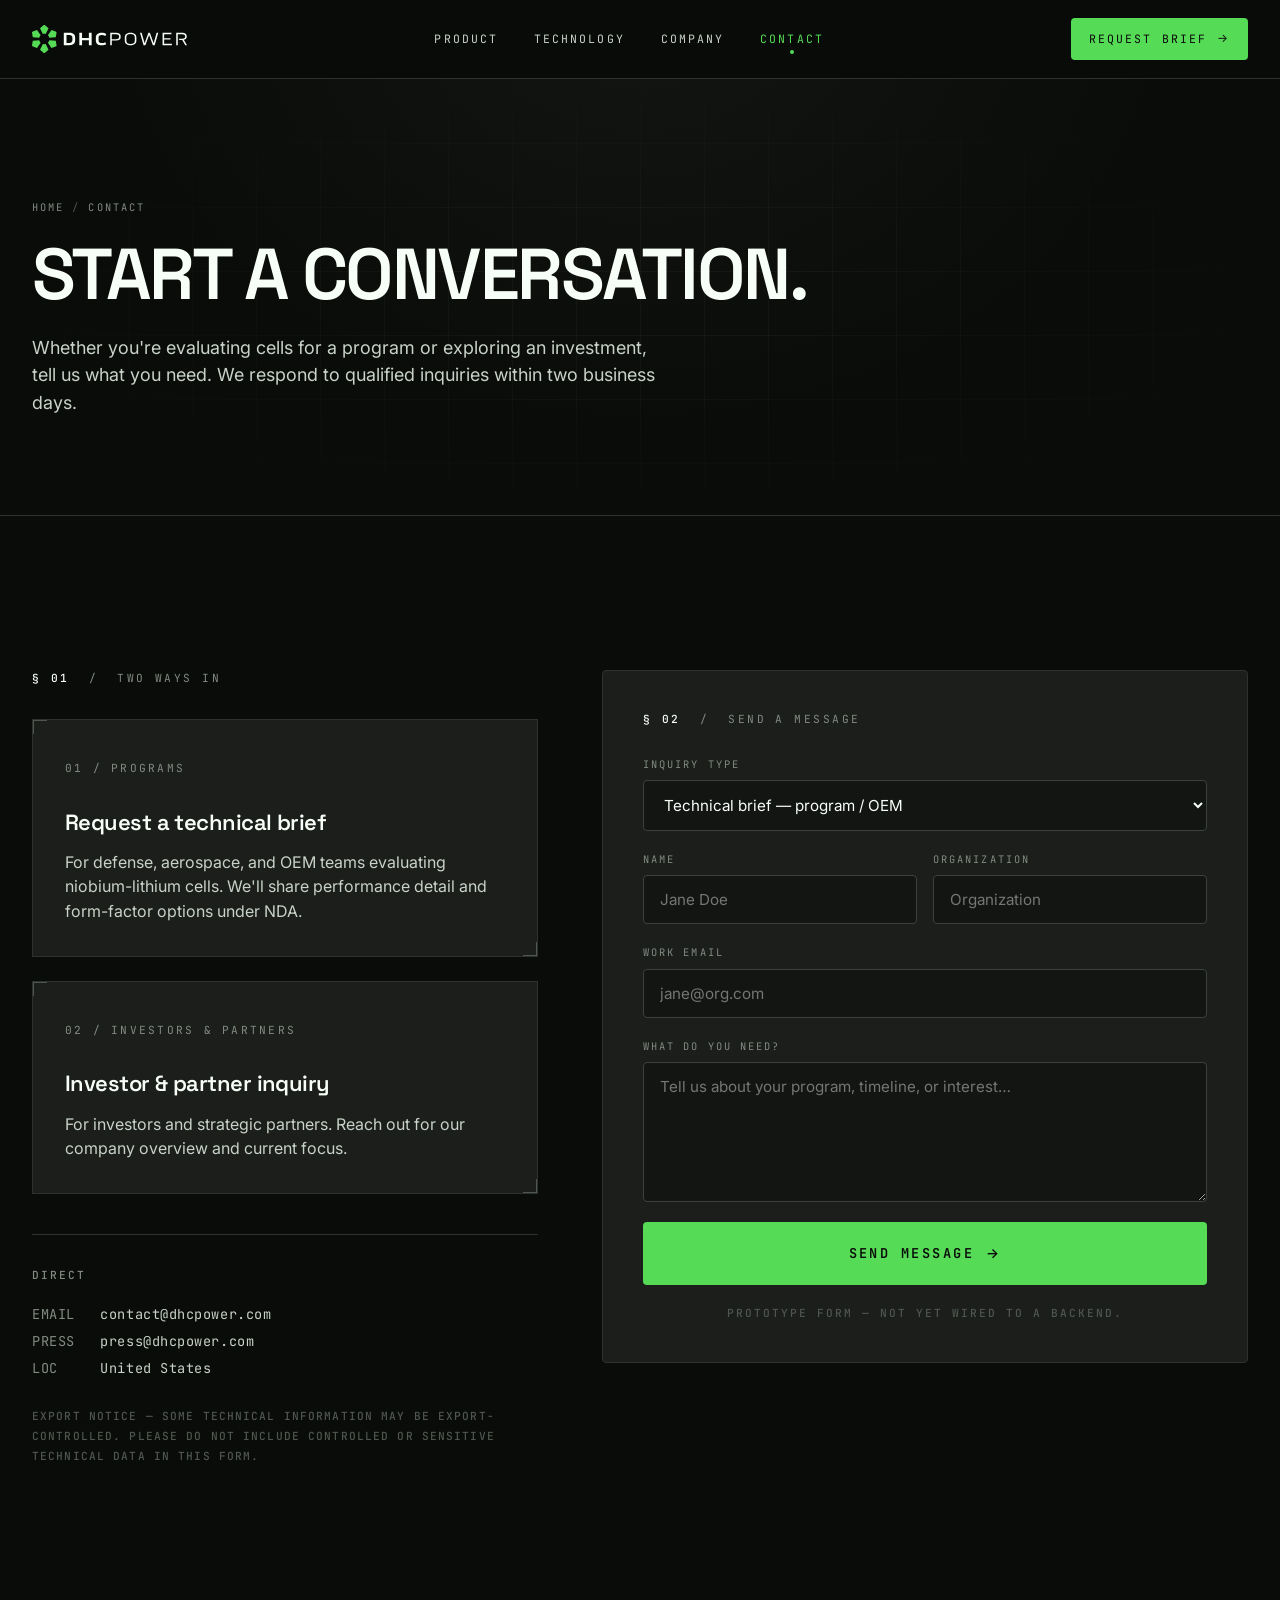
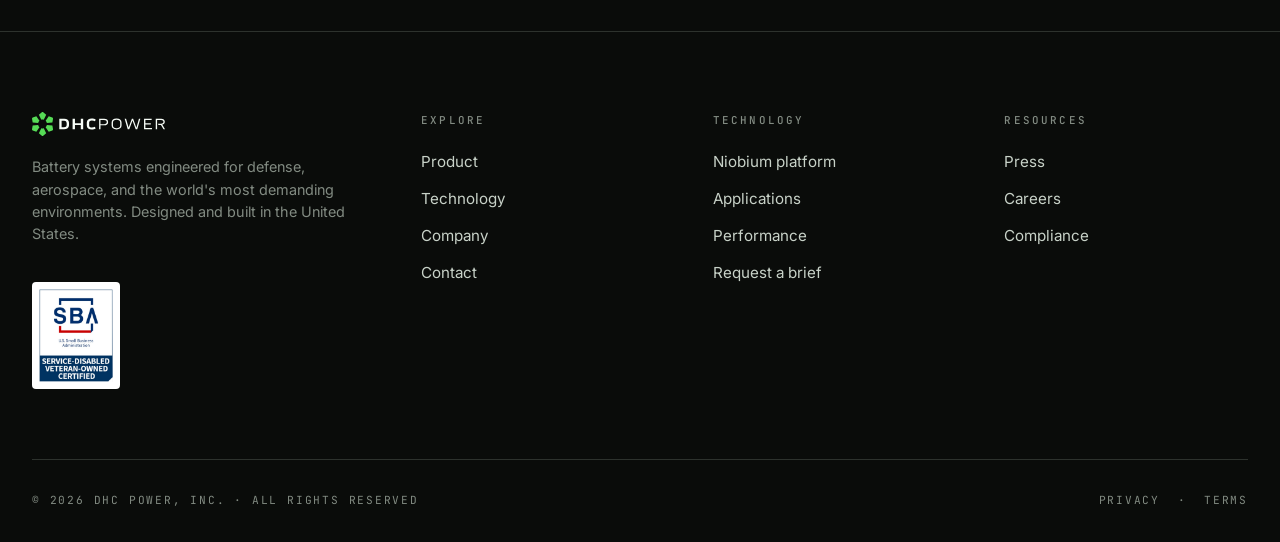
<file: contact.html>
<!DOCTYPE html>
<html lang="en">
<head>
<meta charset="UTF-8">
<meta name="viewport" content="width=device-width, initial-scale=1.0">
<title>Contact — DHC Power</title>
<meta name="description" content="Request a technical brief or open an investor / partner conversation with DHC Power.">
<link rel="icon" type="image/png" sizes="32x32" href="assets/img/favicon-32.png">
<link rel="icon" type="image/png" sizes="16x16" href="assets/img/favicon-16.png">
<link rel="apple-touch-icon" href="assets/img/apple-touch-icon.png">
<!-- Open Graph / link preview -->
<meta property="og:type" content="website">
<meta property="og:site_name" content="DHC Power">
<meta property="og:title" content="Contact — DHC Power">
<meta property="og:description" content="Request a technical brief or open an investor / partner conversation with DHC Power.">
<meta property="og:url" content="https://nestpoint-group.github.io/dhc-power-site/contact.html">
<meta property="og:image" content="https://nestpoint-group.github.io/dhc-power-site/assets/img/og-card.png">
<meta property="og:image:width" content="1200">
<meta property="og:image:height" content="630">
<meta name="twitter:card" content="summary_large_image">
<meta name="twitter:title" content="Contact — DHC Power">
<meta name="twitter:description" content="Request a technical brief or open an investor / partner conversation.">
<meta name="twitter:image" content="https://nestpoint-group.github.io/dhc-power-site/assets/img/og-card.png">
<link rel="preconnect" href="https://fonts.googleapis.com">
<link rel="preconnect" href="https://fonts.gstatic.com" crossorigin>
<link href="https://fonts.googleapis.com/css2?family=Inter:wght@400;500;600&family=Space+Grotesk:wght@400;500;600;700&family=JetBrains+Mono:wght@400;500&display=swap" rel="stylesheet">
<link rel="stylesheet" href="assets/css/style.css">
</head>
<body>

<!-- ============================== NAV ============================== -->
<header class="nav" id="nav">
  <div class="nav__bar">
    <a href="index.html" class="nav__logo" aria-label="DHC Power home">
      <img src="assets/img/logo-on-dark.svg" alt="DHC Power">
    </a>
    <nav class="nav__links" aria-label="Primary">
      <a href="product.html" class="nav__link">Product</a>
      <a href="technology.html" class="nav__link">Technology</a>
      <a href="company.html" class="nav__link">Company</a>
      <a href="contact.html" class="nav__link">Contact</a>
    </nav>
    <a href="contact.html" class="nav__cta">Request Brief</a>
    <button class="nav__menu-toggle" aria-label="Open menu" aria-expanded="false" id="navToggle">Menu</button>
  </div>
</header>

<!-- ============================== PAGE HEAD ============================== -->
<section class="page-head">
  <div class="page-head__bg"></div>
  <div class="page-head__grid"></div>
  <div class="container">
    <div class="page-head__inner">
      <div class="breadcrumbs"><a href="index.html">HOME</a> <span>/</span> CONTACT</div>
      <h1 class="page-head__title">Start a conversation.</h1>
      <p class="page-head__lede">Whether you're evaluating cells for a program or exploring an investment, tell us what you need. We respond to qualified inquiries within two business days.</p>
    </div>
  </div>
</section>

<!-- ============================== CONTACT BODY ============================== -->
<section class="section">
  <div class="container">
    <div class="grid grid-2" style="gap: 64px; align-items: start;">

      <!-- Left: paths + details -->
      <div data-reveal>
        <div class="section-num"><strong>§ 01</strong> &nbsp;/&nbsp; TWO WAYS IN</div>

        <div style="margin-top: 32px; display:flex; flex-direction:column; gap: 24px;">
          <div class="cap-card" style="min-height:auto;">
            <div class="cap-card__num">01 / PROGRAMS</div>
            <h3 class="cap-card__title" style="font-size:1.375rem;">Request a technical brief</h3>
            <p class="cap-card__desc" style="margin-bottom:0;">For defense, aerospace, and OEM teams evaluating niobium-lithium cells. We'll share performance detail and form-factor options under NDA.</p>
          </div>
          <div class="cap-card" style="min-height:auto;">
            <div class="cap-card__num">02 / INVESTORS &amp; PARTNERS</div>
            <h3 class="cap-card__title" style="font-size:1.375rem;">Investor &amp; partner inquiry</h3>
            <p class="cap-card__desc" style="margin-bottom:0;">For investors and strategic partners. Reach out for our company overview and current focus.</p>
          </div>
        </div>

        <!-- Direct details -->
        <div style="margin-top: 40px; border-top:1px solid var(--line); padding-top: 32px;">
          <div class="mono" style="margin-bottom: 16px;">DIRECT</div>
          <div style="font-family: var(--font-mono); font-size: 0.85rem; line-height: 2; color: var(--text-mid); letter-spacing: 0.04em;">
            <div><span style="color:var(--text-dim);">EMAIL &nbsp;</span> contact@dhcpower.com</div>
            <div><span style="color:var(--text-dim);">PRESS &nbsp;</span> press@dhcpower.com</div>
            <div><span style="color:var(--text-dim);">LOC &nbsp;&nbsp;&nbsp;</span> United States</div>
          </div>
          <p class="mono" style="margin-top: 24px; color: var(--text-faint); line-height: 1.8; letter-spacing: 0.1em;">
            EXPORT NOTICE — Some technical information may be export-controlled. Please do not include controlled or sensitive technical data in this form.
          </p>
        </div>
      </div>

      <!-- Right: form -->
      <div data-reveal>
        <div class="card" style="padding: 40px;">
          <div class="section-num" style="margin-bottom: 28px;"><strong>§ 02</strong> &nbsp;/&nbsp; SEND A MESSAGE</div>
          <form class="form" id="contactForm" novalidate>
            <div class="field">
              <label for="intent">Inquiry type</label>
              <select id="intent" name="intent">
                <option>Technical brief — program / OEM</option>
                <option>Investor inquiry</option>
                <option>Partnership</option>
                <option>Press</option>
                <option>Careers</option>
                <option>Other</option>
              </select>
            </div>
            <div class="form__row">
              <div class="field">
                <label for="name">Name</label>
                <input type="text" id="name" name="name" autocomplete="name" placeholder="Jane Doe">
              </div>
              <div class="field">
                <label for="org">Organization</label>
                <input type="text" id="org" name="org" autocomplete="organization" placeholder="Organization">
              </div>
            </div>
            <div class="field">
              <label for="email">Work email</label>
              <input type="email" id="email" name="email" autocomplete="email" placeholder="jane@org.com">
            </div>
            <div class="field">
              <label for="message">What do you need?</label>
              <textarea id="message" name="message" placeholder="Tell us about your program, timeline, or interest…"></textarea>
            </div>
            <button type="submit" class="btn btn--lg" style="width:100%; justify-content:center;">Send message</button>
            <p class="mono" id="formNote" style="color: var(--text-faint); text-align:center; margin:0;">Prototype form — not yet wired to a backend.</p>
          </form>
        </div>
      </div>

    </div>
  </div>
</section>

<!-- ============================== FOOTER ============================== -->
<footer class="foot">
  <div class="container">
    <div class="foot__top">
      <div class="foot__brand">
        <img class="foot__brand-logo" src="assets/img/logo-on-dark.svg" alt="DHC Power">
        <p class="foot__brand-text">Battery systems engineered for defense, aerospace, and the world's most demanding environments. Designed and built in the United States.</p>
        <a class="foot__cert" href="company.html" aria-label="SBA Service-Disabled Veteran-Owned Certified">
          <img src="assets/img/sba-sdvosb.jpg" alt="SBA Service-Disabled Veteran-Owned Certified">
        </a>
      </div>
      <div class="foot__col">
        <h5>Explore</h5>
        <ul>
          <li><a href="product.html">Product</a></li>
          <li><a href="technology.html">Technology</a></li>
          <li><a href="company.html">Company</a></li>
          <li><a href="contact.html">Contact</a></li>
        </ul>
      </div>
      <div class="foot__col">
        <h5>Technology</h5>
        <ul>
          <li><a href="technology.html">Niobium platform</a></li>
          <li><a href="technology.html#applications">Applications</a></li>
          <li><a href="technology.html#performance">Performance</a></li>
          <li><a href="contact.html">Request a brief</a></li>
        </ul>
      </div>
      <div class="foot__col">
        <h5>Resources</h5>
        <ul>
          <li><a href="contact.html">Press</a></li>
          <li><a href="contact.html">Careers</a></li>
          <li><a href="contact.html">Compliance</a></li>
        </ul>
      </div>
    </div>
    <div class="foot__bottom">
      <span>© 2026 DHC POWER, INC. · ALL RIGHTS RESERVED</span>
      <span><a href="privacy.html">PRIVACY</a> &nbsp;·&nbsp; <a href="terms.html">TERMS</a></span>
    </div>
  </div>
</footer>

<script src="assets/js/main.js"></script>
<script>
  // Prototype-only: prevent actual submission, show a confirmation note.
  document.getElementById('contactForm')?.addEventListener('submit', (e) => {
    e.preventDefault();
    const note = document.getElementById('formNote');
    if (note) { note.textContent = 'Thanks — this is a prototype; no message was sent.'; note.style.color = 'var(--accent)'; }
  });
</script>
</body>
</html>
</file>
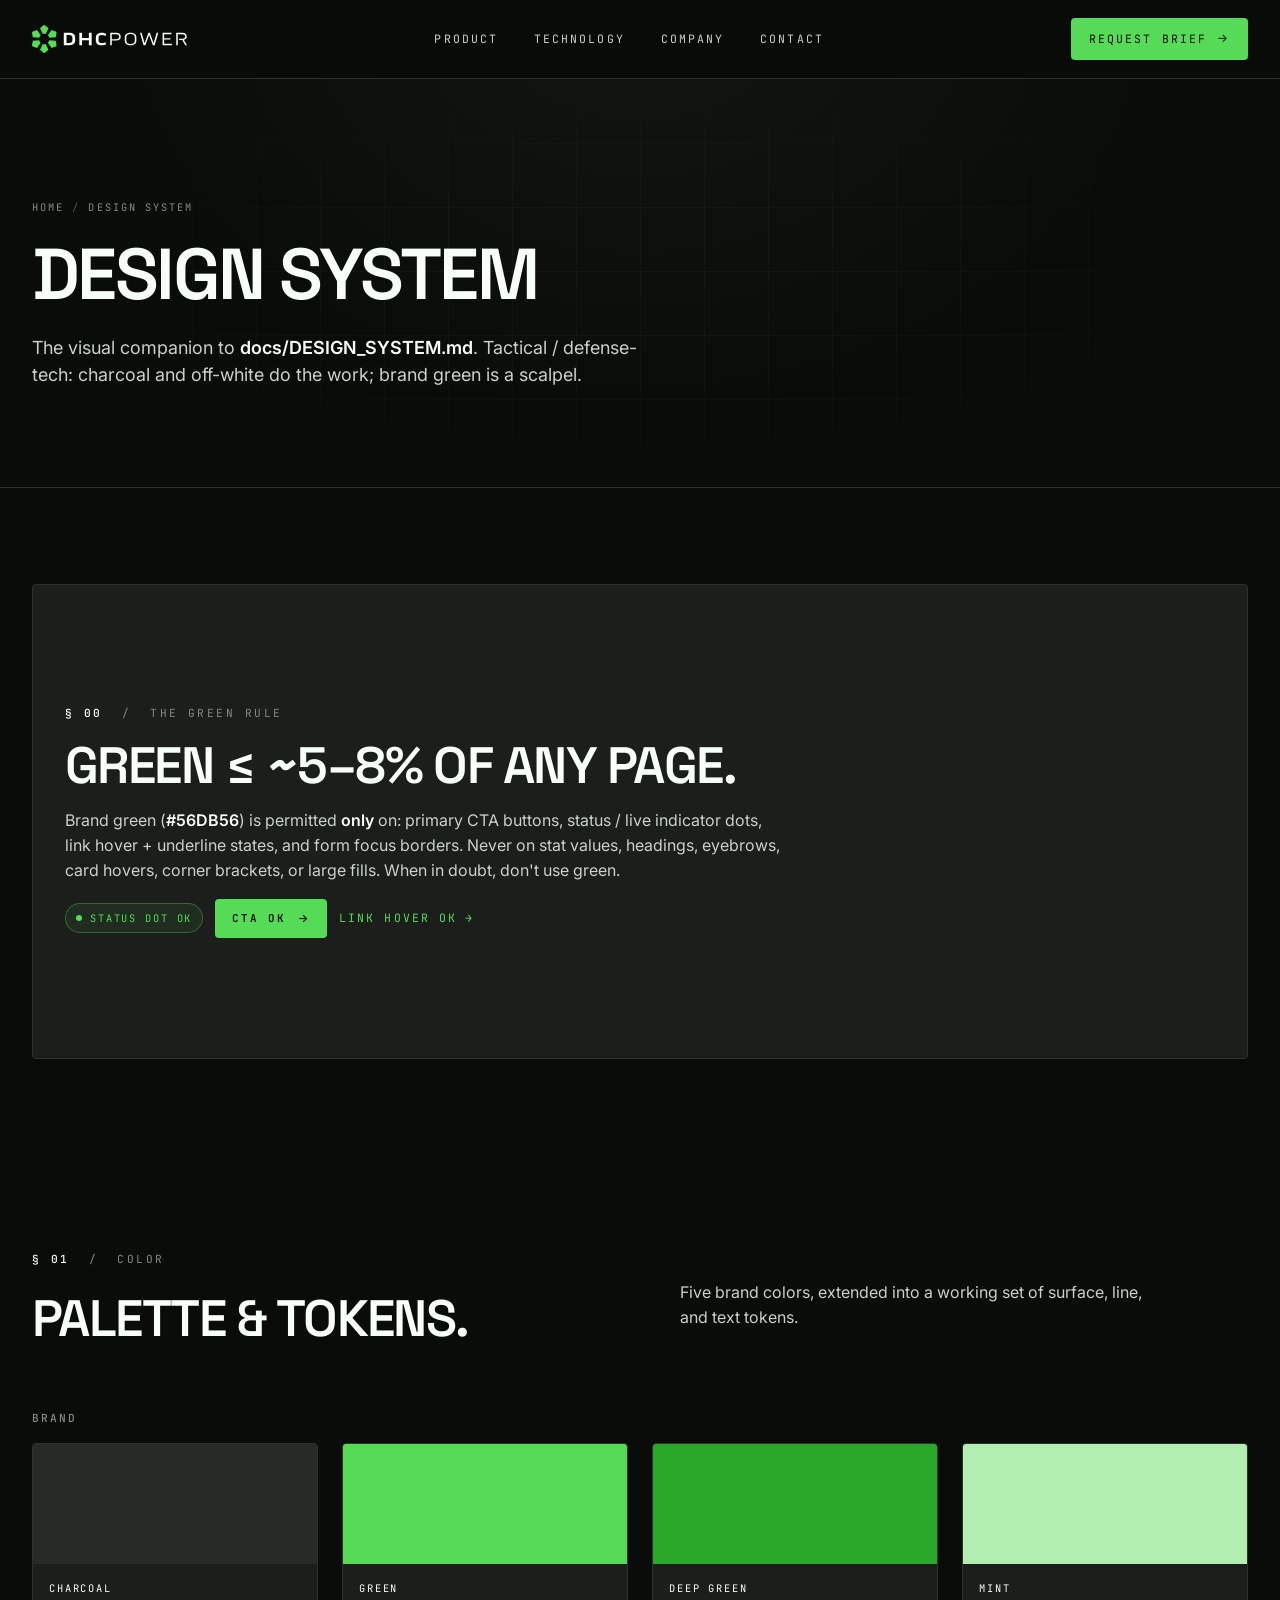
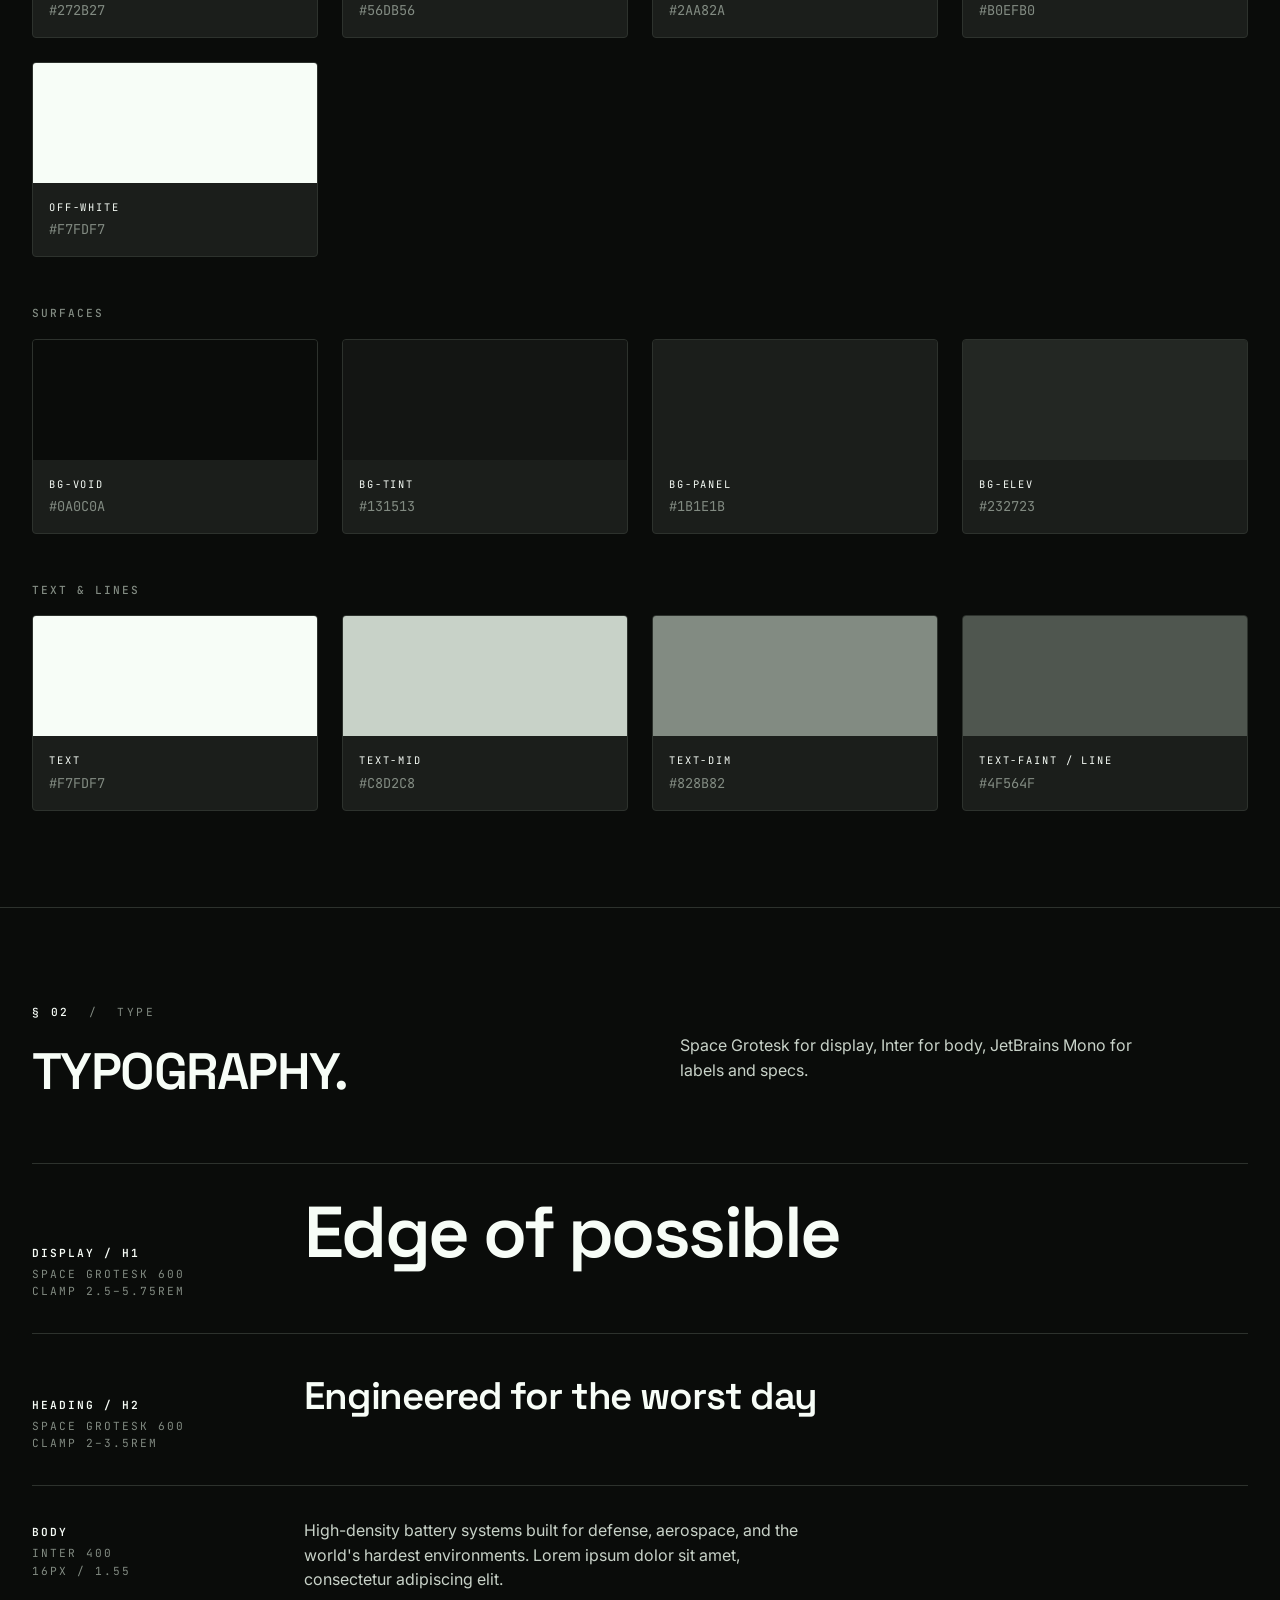
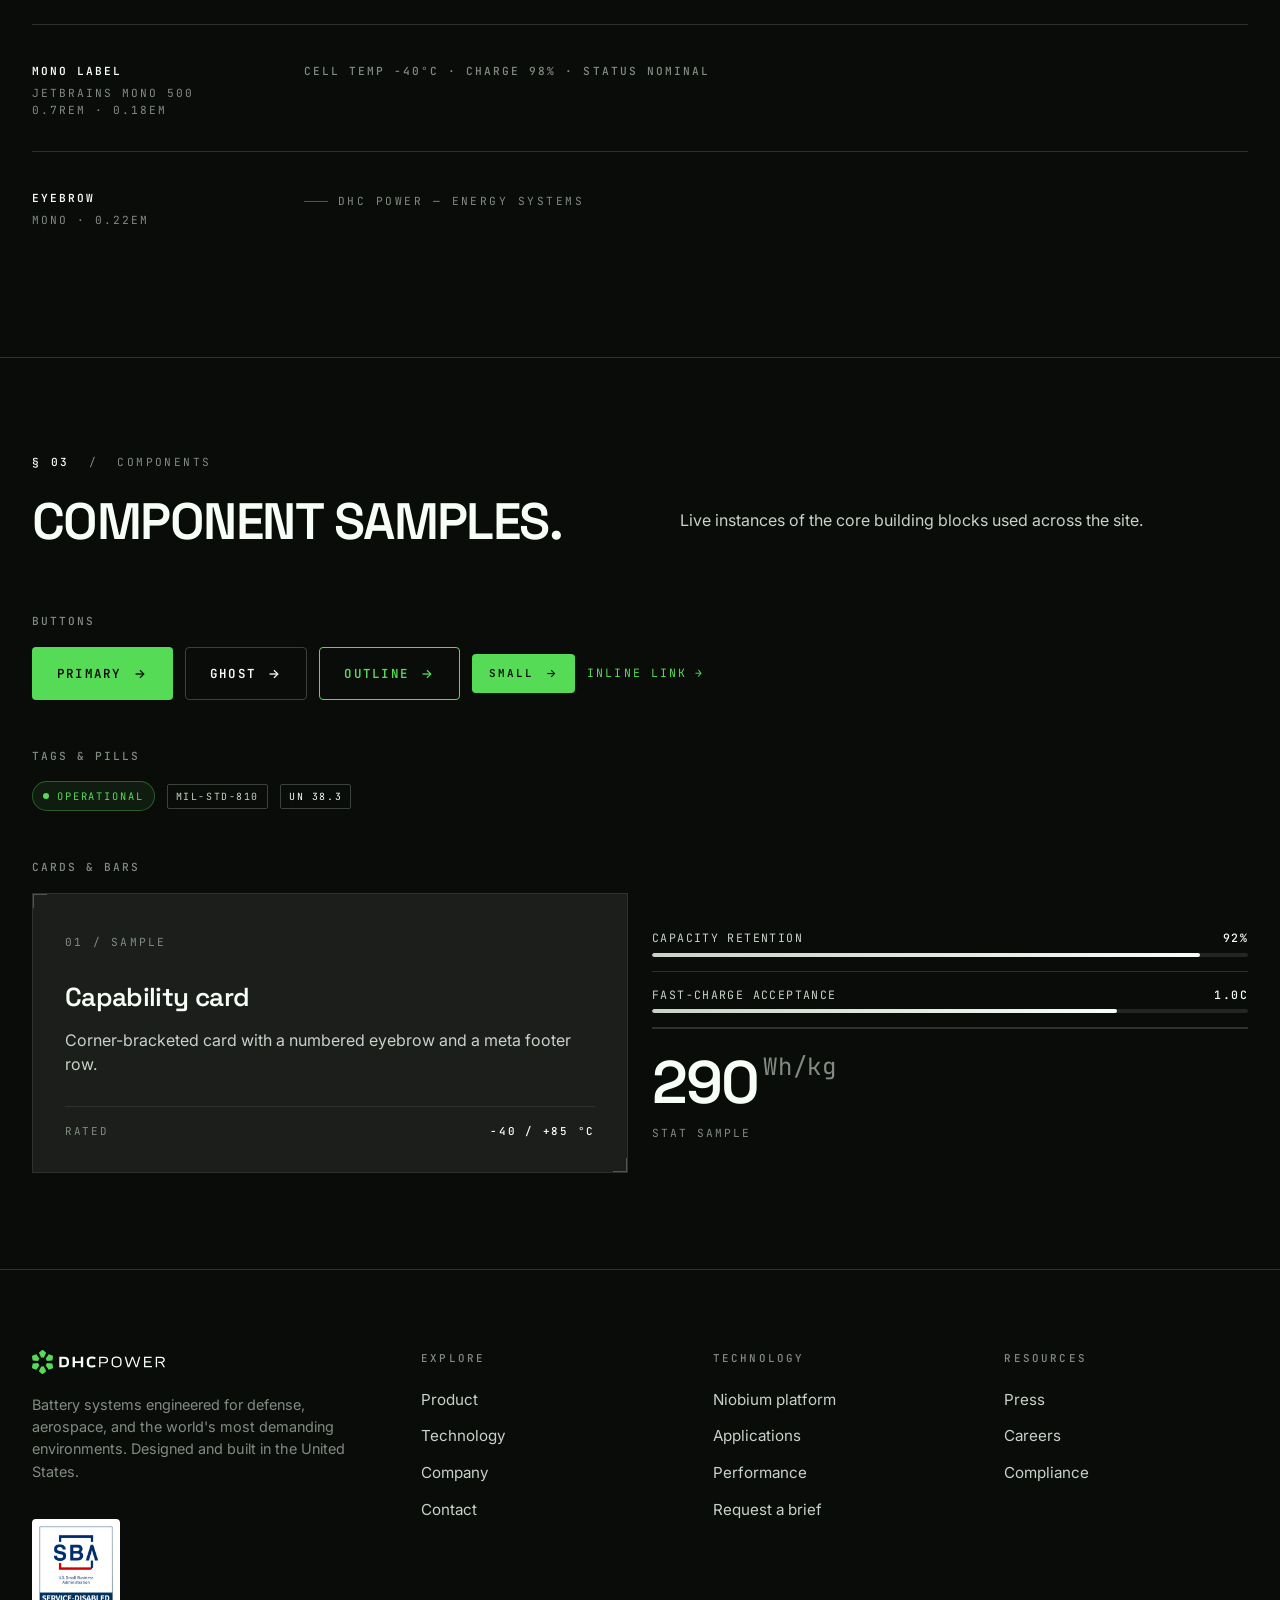
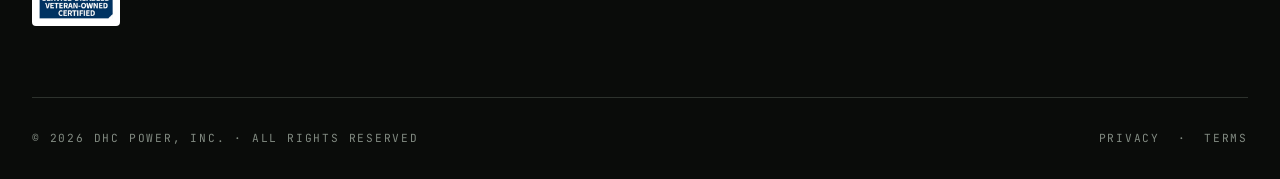
<file: design-system.html>
<!DOCTYPE html>
<html lang="en">
<head>
<meta charset="UTF-8">
<meta name="viewport" content="width=device-width, initial-scale=1.0">
<title>Design System — DHC Power</title>
<meta name="description" content="DHC Power design system — colors, typography, and components reference.">
<link rel="icon" type="image/png" sizes="32x32" href="assets/img/favicon-32.png">
<link rel="icon" type="image/png" sizes="16x16" href="assets/img/favicon-16.png">
<link rel="apple-touch-icon" href="assets/img/apple-touch-icon.png">
<!-- Open Graph / link preview -->
<meta property="og:type" content="website">
<meta property="og:site_name" content="DHC Power">
<meta property="og:title" content="Design System — DHC Power">
<meta property="og:description" content="DHC Power design system — colors, typography, and components reference.">
<meta property="og:url" content="https://nestpoint-group.github.io/dhc-power-site/design-system.html">
<meta property="og:image" content="https://nestpoint-group.github.io/dhc-power-site/assets/img/og-card.png">
<meta property="og:image:width" content="1200">
<meta property="og:image:height" content="630">
<meta name="twitter:card" content="summary_large_image">
<meta name="twitter:title" content="Design System — DHC Power">
<meta name="twitter:description" content="Colors, typography, and components reference.">
<meta name="twitter:image" content="https://nestpoint-group.github.io/dhc-power-site/assets/img/og-card.png">
<link rel="preconnect" href="https://fonts.googleapis.com">
<link rel="preconnect" href="https://fonts.gstatic.com" crossorigin>
<link href="https://fonts.googleapis.com/css2?family=Inter:wght@400;500;600&family=Space+Grotesk:wght@400;500;600;700&family=JetBrains+Mono:wght@400;500&display=swap" rel="stylesheet">
<link rel="stylesheet" href="assets/css/style.css">
</head>
<body>

<!-- ============================== NAV ============================== -->
<header class="nav" id="nav">
  <div class="nav__bar">
    <a href="index.html" class="nav__logo" aria-label="DHC Power home">
      <img src="assets/img/logo-on-dark.svg" alt="DHC Power">
    </a>
    <nav class="nav__links" aria-label="Primary">
      <a href="product.html" class="nav__link">Product</a>
      <a href="technology.html" class="nav__link">Technology</a>
      <a href="company.html" class="nav__link">Company</a>
      <a href="contact.html" class="nav__link">Contact</a>
    </nav>
    <a href="contact.html" class="nav__cta">Request Brief</a>
    <button class="nav__menu-toggle" aria-label="Open menu" aria-expanded="false" id="navToggle">Menu</button>
  </div>
</header>

<!-- ============================== PAGE HEAD ============================== -->
<section class="page-head">
  <div class="page-head__bg"></div>
  <div class="page-head__grid"></div>
  <div class="container">
    <div class="page-head__inner">
      <div class="breadcrumbs"><a href="index.html">HOME</a> <span>/</span> DESIGN SYSTEM</div>
      <h1 class="page-head__title">Design System</h1>
      <p class="page-head__lede">The visual companion to <strong>docs/DESIGN_SYSTEM.md</strong>. Tactical / defense-tech: charcoal and off-white do the work; brand green is a scalpel.</p>
    </div>
  </div>
</section>

<!-- ============================== THE GREEN RULE ============================== -->
<section class="section section--tight">
  <div class="container">
    <div class="cta-block" style="margin: 0;">
      <div class="cta-block__inner" style="grid-template-columns: 1fr;">
        <div>
          <div class="section-num"><strong>§ 00</strong> &nbsp;/&nbsp; THE GREEN RULE</div>
          <h2 style="margin: 16px 0; text-transform: uppercase;">Green ≤ ~5–8% of any page.</h2>
          <p style="max-width: 720px;">Brand green (<strong>#56DB56</strong>) is permitted <strong>only</strong> on: primary CTA buttons, status / live indicator dots, link hover + underline states, and form focus borders. Never on stat values, headings, eyebrows, card hovers, corner brackets, or large fills. When in doubt, don't use green.</p>
          <div class="row" style="gap: 12px; margin-top: 8px;">
            <span class="pill">Status dot OK</span>
            <a href="#" class="btn btn--sm">CTA OK</a>
            <a href="#" class="link-arrow">Link hover OK</a>
          </div>
        </div>
      </div>
    </div>
  </div>
</section>

<!-- ============================== COLORS ============================== -->
<section class="section section--tight" id="colors">
  <div class="container">
    <div class="sec-head">
      <div>
        <div class="section-num"><strong>§ 01</strong> &nbsp;/&nbsp; COLOR</div>
        <h2 style="margin-top: 24px; text-transform: uppercase;">Palette &amp; tokens.</h2>
      </div>
      <p class="sec-head__lead">Five brand colors, extended into a working set of surface, line, and text tokens.</p>
    </div>

    <div class="mono" style="margin-bottom: 16px;">BRAND</div>
    <div class="grid grid-4" style="margin-bottom: 48px;">
      <div class="swatch"><div class="swatch__color" style="background:#272B27;"></div><div class="swatch__body"><div class="swatch__name">Charcoal</div><div class="swatch__hex">#272B27</div></div></div>
      <div class="swatch"><div class="swatch__color" style="background:#56DB56;"></div><div class="swatch__body"><div class="swatch__name">Green</div><div class="swatch__hex">#56DB56</div></div></div>
      <div class="swatch"><div class="swatch__color" style="background:#2AA82A;"></div><div class="swatch__body"><div class="swatch__name">Deep Green</div><div class="swatch__hex">#2AA82A</div></div></div>
      <div class="swatch"><div class="swatch__color" style="background:#B0EFB0;"></div><div class="swatch__body"><div class="swatch__name">Mint</div><div class="swatch__hex">#B0EFB0</div></div></div>
      <div class="swatch"><div class="swatch__color" style="background:#F7FDF7;"></div><div class="swatch__body"><div class="swatch__name">Off-White</div><div class="swatch__hex">#F7FDF7</div></div></div>
    </div>

    <div class="mono" style="margin-bottom: 16px;">SURFACES</div>
    <div class="grid grid-4" style="margin-bottom: 48px;">
      <div class="swatch"><div class="swatch__color" style="background:#0A0C0A;"></div><div class="swatch__body"><div class="swatch__name">bg-void</div><div class="swatch__hex">#0A0C0A</div></div></div>
      <div class="swatch"><div class="swatch__color" style="background:#131513;"></div><div class="swatch__body"><div class="swatch__name">bg-tint</div><div class="swatch__hex">#131513</div></div></div>
      <div class="swatch"><div class="swatch__color" style="background:#1B1E1B;"></div><div class="swatch__body"><div class="swatch__name">bg-panel</div><div class="swatch__hex">#1B1E1B</div></div></div>
      <div class="swatch"><div class="swatch__color" style="background:#232723;"></div><div class="swatch__body"><div class="swatch__name">bg-elev</div><div class="swatch__hex">#232723</div></div></div>
    </div>

    <div class="mono" style="margin-bottom: 16px;">TEXT &amp; LINES</div>
    <div class="grid grid-4">
      <div class="swatch"><div class="swatch__color" style="background:#F7FDF7;"></div><div class="swatch__body"><div class="swatch__name">text</div><div class="swatch__hex">#F7FDF7</div></div></div>
      <div class="swatch"><div class="swatch__color" style="background:#C8D2C8;"></div><div class="swatch__body"><div class="swatch__name">text-mid</div><div class="swatch__hex">#C8D2C8</div></div></div>
      <div class="swatch"><div class="swatch__color" style="background:#828B82;"></div><div class="swatch__body"><div class="swatch__name">text-dim</div><div class="swatch__hex">#828B82</div></div></div>
      <div class="swatch"><div class="swatch__color" style="background:#4F564F;"></div><div class="swatch__body"><div class="swatch__name">text-faint / line</div><div class="swatch__hex">#4F564F</div></div></div>
    </div>
  </div>
</section>

<hr class="divider-x">

<!-- ============================== TYPOGRAPHY ============================== -->
<section class="section section--tight" id="type">
  <div class="container">
    <div class="sec-head">
      <div>
        <div class="section-num"><strong>§ 02</strong> &nbsp;/&nbsp; TYPE</div>
        <h2 style="margin-top: 24px; text-transform: uppercase;">Typography.</h2>
      </div>
      <p class="sec-head__lead">Space Grotesk for display, Inter for body, JetBrains Mono for labels and specs.</p>
    </div>

    <div class="type-spec">
      <div class="type-spec__meta"><strong>Display / H1</strong>Space Grotesk 600<br>clamp 2.5–5.75rem</div>
      <div><span style="font-family:var(--font-display); font-weight:600; font-size:clamp(2.5rem,6vw,4.5rem); letter-spacing:-0.035em; line-height:1;">Edge of possible</span></div>
    </div>
    <div class="type-spec">
      <div class="type-spec__meta"><strong>Heading / H2</strong>Space Grotesk 600<br>clamp 2–3.5rem</div>
      <div><span style="font-family:var(--font-display); font-weight:600; font-size:clamp(1.6rem,3vw,2.5rem); letter-spacing:-0.03em;">Engineered for the worst day</span></div>
    </div>
    <div class="type-spec">
      <div class="type-spec__meta"><strong>Body</strong>Inter 400<br>16px / 1.55</div>
      <div><p style="margin:0; max-width:520px;">High-density battery systems built for defense, aerospace, and the world's hardest environments. Lorem ipsum dolor sit amet, consectetur adipiscing elit.</p></div>
    </div>
    <div class="type-spec">
      <div class="type-spec__meta"><strong>Mono label</strong>JetBrains Mono 500<br>0.7rem · 0.18em</div>
      <div><span class="mono">CELL TEMP −40°C · CHARGE 98% · STATUS NOMINAL</span></div>
    </div>
    <div class="type-spec">
      <div class="type-spec__meta"><strong>Eyebrow</strong>mono · 0.22em</div>
      <div><span class="eyebrow">DHC Power — Energy Systems</span></div>
    </div>
  </div>
</section>

<hr class="divider-x">

<!-- ============================== COMPONENTS ============================== -->
<section class="section section--tight" id="components">
  <div class="container">
    <div class="sec-head">
      <div>
        <div class="section-num"><strong>§ 03</strong> &nbsp;/&nbsp; COMPONENTS</div>
        <h2 style="margin-top: 24px; text-transform: uppercase;">Component samples.</h2>
      </div>
      <p class="sec-head__lead">Live instances of the core building blocks used across the site.</p>
    </div>

    <div class="mono" style="margin-bottom: 16px;">BUTTONS</div>
    <div class="row" style="gap: 12px; margin-bottom: 48px;">
      <a href="#" class="btn">Primary</a>
      <a href="#" class="btn btn--ghost">Ghost</a>
      <a href="#" class="btn btn--outline">Outline</a>
      <a href="#" class="btn btn--sm">Small</a>
      <a href="#" class="link-arrow">Inline link</a>
    </div>

    <div class="mono" style="margin-bottom: 16px;">TAGS &amp; PILLS</div>
    <div class="row" style="gap: 12px; margin-bottom: 48px;">
      <span class="pill">Operational</span>
      <span class="tag">MIL-STD-810</span>
      <span class="tag tag--accent">UN 38.3</span>
    </div>

    <div class="mono" style="margin-bottom: 16px;">CARDS &amp; BARS</div>
    <div class="grid grid-2" style="gap: 24px;">
      <article class="cap-card">
        <div class="cap-card__num">01 / SAMPLE</div>
        <h3 class="cap-card__title">Capability card</h3>
        <p class="cap-card__desc">Corner-bracketed card with a numbered eyebrow and a meta footer row.</p>
        <div class="cap-card__meta"><span>RATED</span><strong>−40 / +85 °C</strong></div>
      </article>
      <div style="display:flex; flex-direction:column; justify-content:center;">
        <div class="bar is-visible" style="--fill: 92%;">
          <div class="bar__row"><span>CAPACITY RETENTION</span><strong>92%</strong></div>
          <div class="bar__track"><div class="bar__fill"></div></div>
        </div>
        <div class="bar is-visible" style="--fill: 78%;">
          <div class="bar__row"><span>FAST-CHARGE ACCEPTANCE</span><strong>1.0C</strong></div>
          <div class="bar__track"><div class="bar__fill"></div></div>
        </div>
        <div class="stat">
          <div class="stat__value">290<sup>Wh/kg</sup></div>
          <div class="stat__label">Stat sample</div>
        </div>
      </div>
    </div>
  </div>
</section>

<!-- ============================== FOOTER ============================== -->
<footer class="foot">
  <div class="container">
    <div class="foot__top">
      <div class="foot__brand">
        <img class="foot__brand-logo" src="assets/img/logo-on-dark.svg" alt="DHC Power">
        <p class="foot__brand-text">Battery systems engineered for defense, aerospace, and the world's most demanding environments. Designed and built in the United States.</p>
        <a class="foot__cert" href="company.html" aria-label="SBA Service-Disabled Veteran-Owned Certified">
          <img src="assets/img/sba-sdvosb.jpg" alt="SBA Service-Disabled Veteran-Owned Certified">
        </a>
      </div>
      <div class="foot__col">
        <h5>Explore</h5>
        <ul>
          <li><a href="product.html">Product</a></li>
          <li><a href="technology.html">Technology</a></li>
          <li><a href="company.html">Company</a></li>
          <li><a href="contact.html">Contact</a></li>
        </ul>
      </div>
      <div class="foot__col">
        <h5>Technology</h5>
        <ul>
          <li><a href="technology.html">Niobium platform</a></li>
          <li><a href="technology.html#applications">Applications</a></li>
          <li><a href="technology.html#performance">Performance</a></li>
          <li><a href="contact.html">Request a brief</a></li>
        </ul>
      </div>
      <div class="foot__col">
        <h5>Resources</h5>
        <ul>
          <li><a href="contact.html">Press</a></li>
          <li><a href="contact.html">Careers</a></li>
          <li><a href="contact.html">Compliance</a></li>
        </ul>
      </div>
    </div>
    <div class="foot__bottom">
      <span>© 2026 DHC POWER, INC. · ALL RIGHTS RESERVED</span>
      <span><a href="privacy.html">PRIVACY</a> &nbsp;·&nbsp; <a href="terms.html">TERMS</a></span>
    </div>
  </div>
</footer>

<script src="assets/js/main.js"></script>
</body>
</html>
</file>
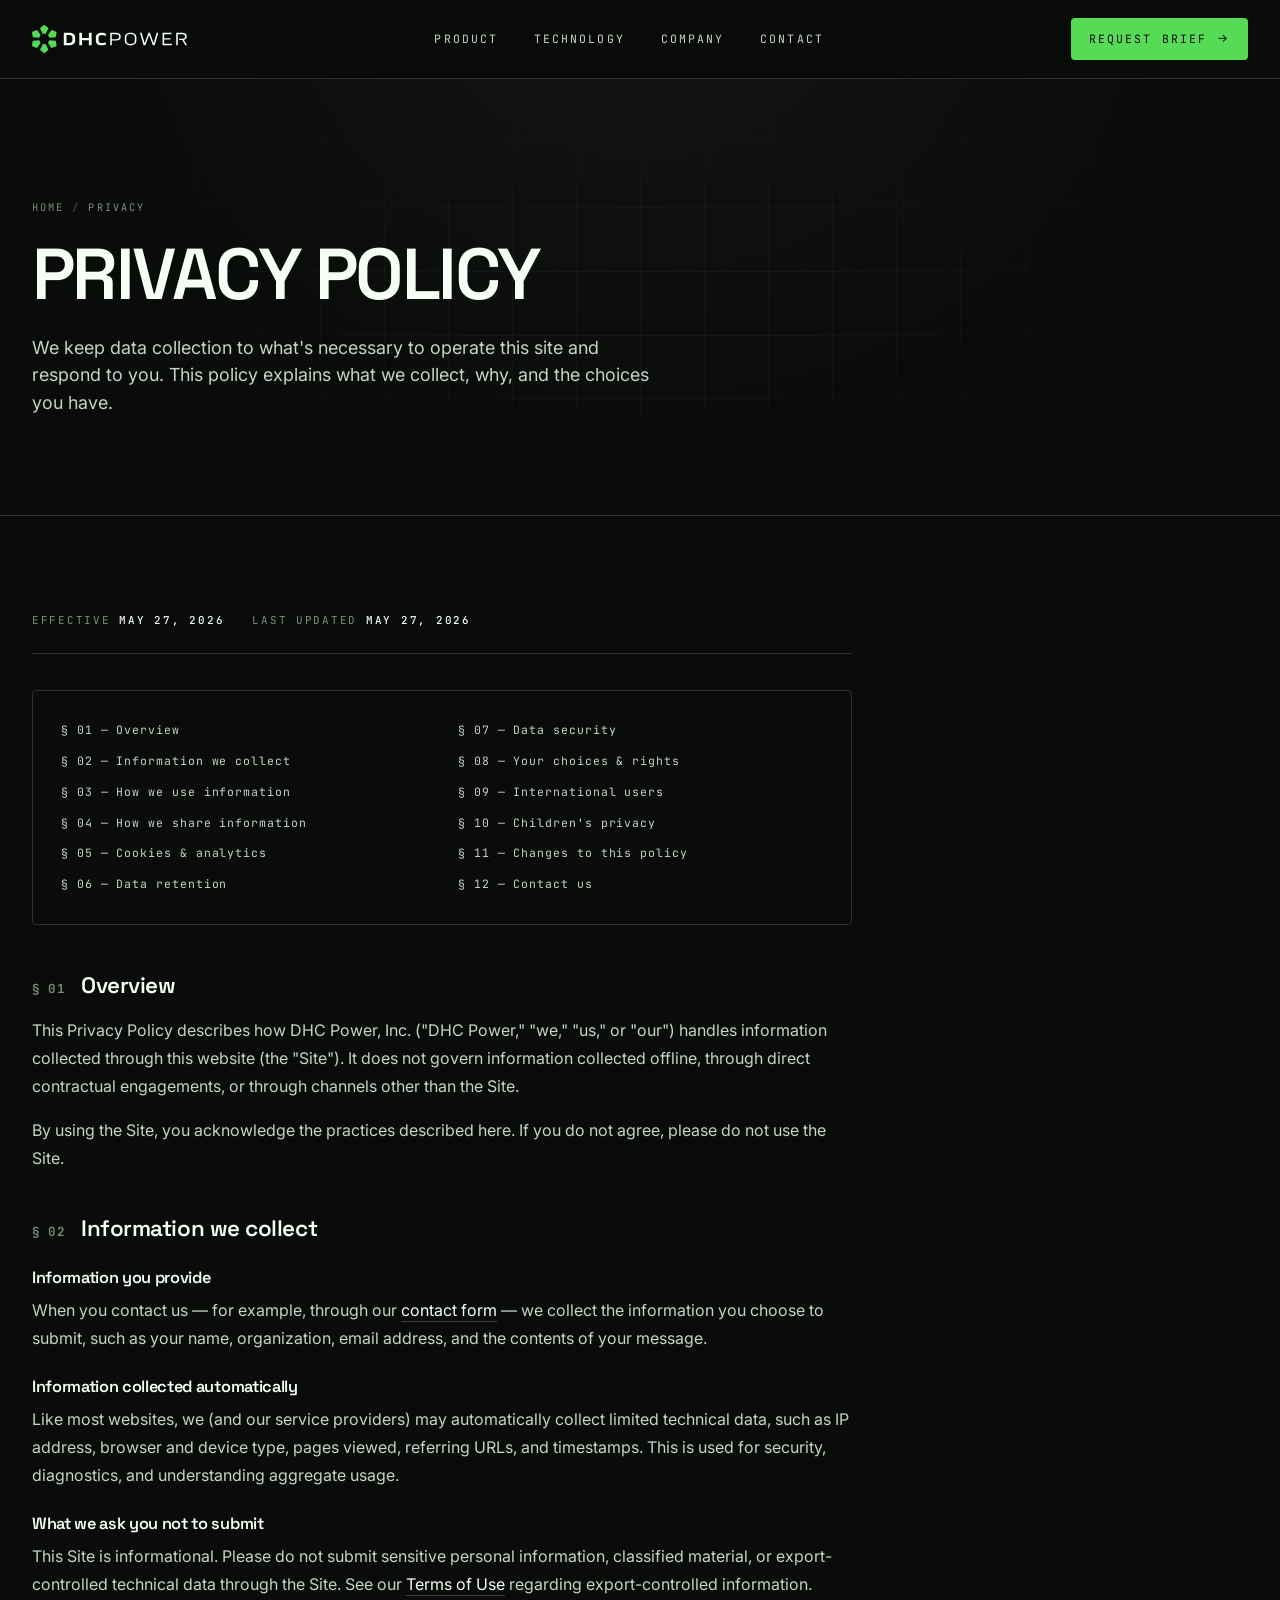
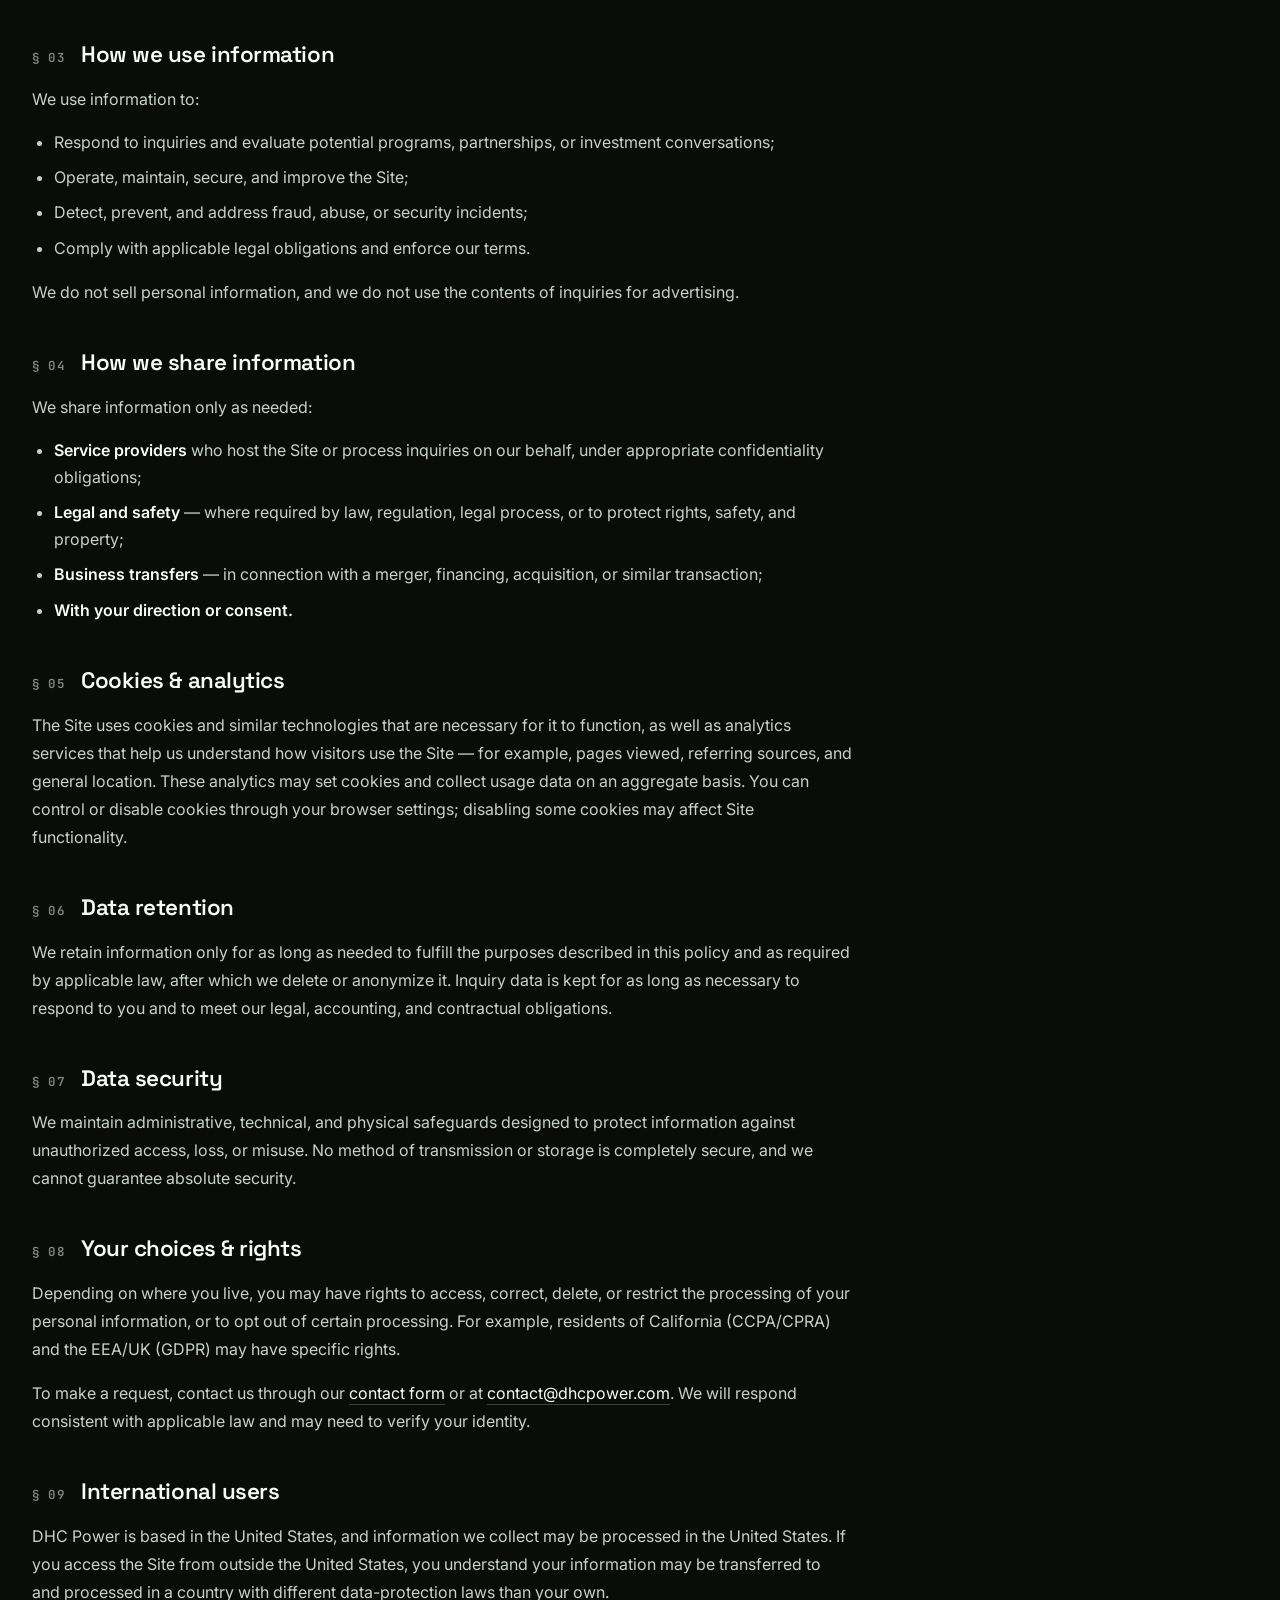
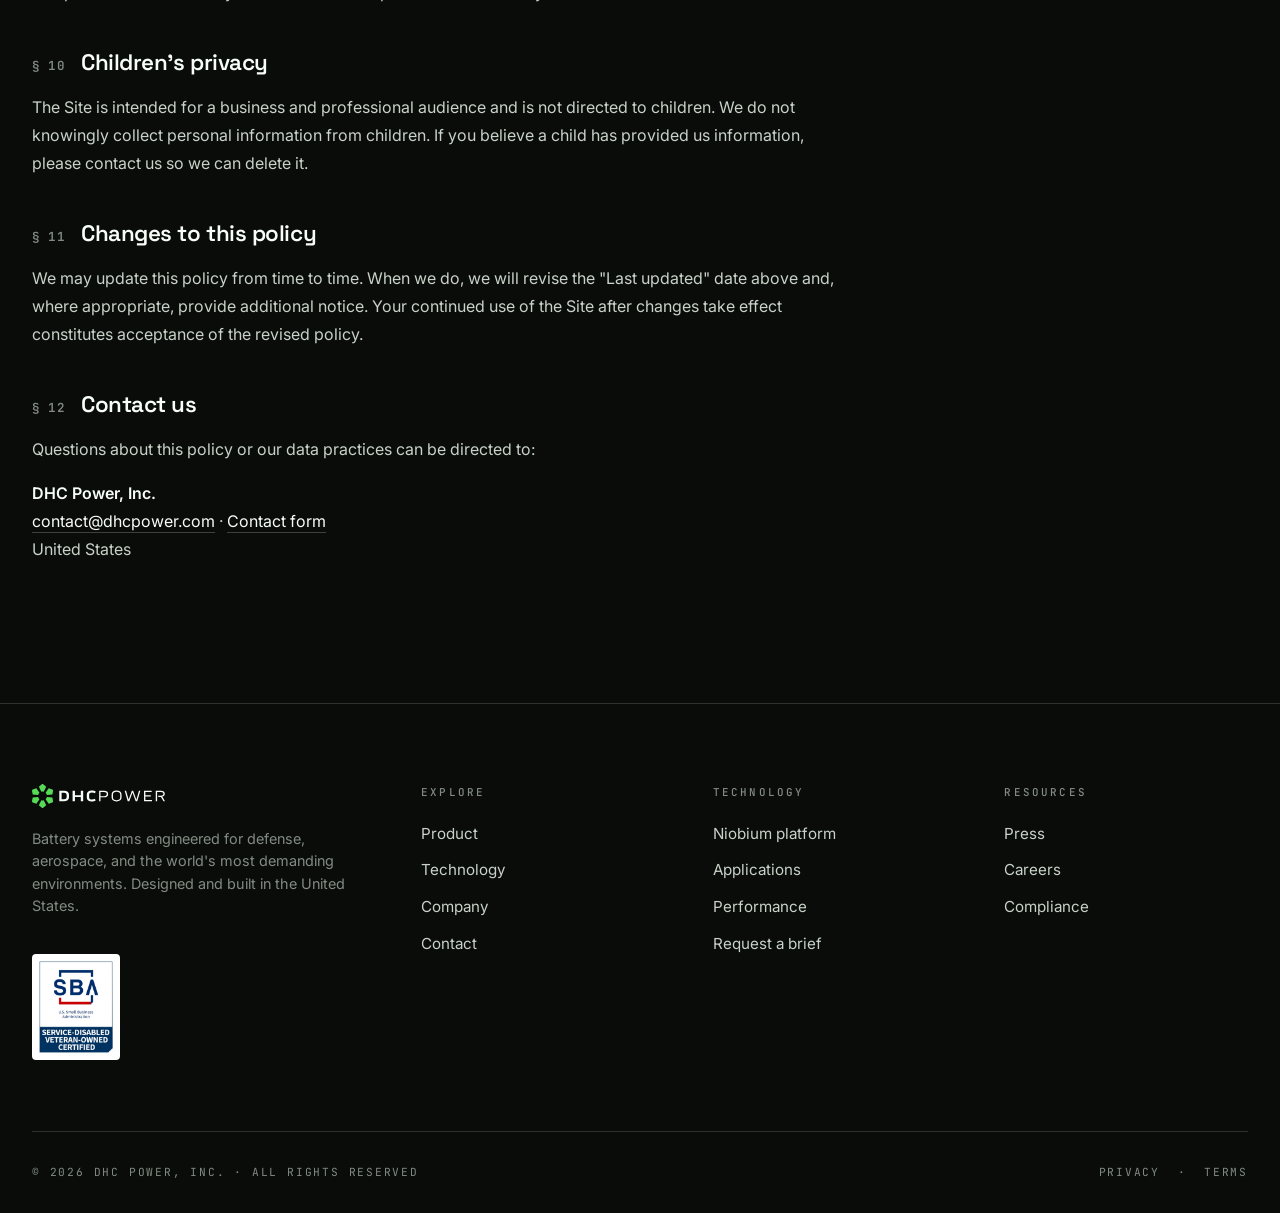
<file: privacy.html>
<!DOCTYPE html>
<html lang="en">
<head>
<meta charset="UTF-8">
<meta name="viewport" content="width=device-width, initial-scale=1.0">
<title>Privacy Policy — DHC Power</title>
<meta name="description" content="How DHC Power collects, uses, and protects information through this website.">
<link rel="icon" type="image/png" sizes="32x32" href="assets/img/favicon-32.png">
<link rel="icon" type="image/png" sizes="16x16" href="assets/img/favicon-16.png">
<link rel="apple-touch-icon" href="assets/img/apple-touch-icon.png">
<!-- Open Graph / link preview -->
<meta property="og:type" content="website">
<meta property="og:site_name" content="DHC Power">
<meta property="og:title" content="Privacy Policy — DHC Power">
<meta property="og:description" content="How DHC Power collects, uses, and protects information through this website.">
<meta property="og:url" content="https://nestpoint-group.github.io/dhc-power-site/privacy.html">
<meta property="og:image" content="https://nestpoint-group.github.io/dhc-power-site/assets/img/og-card.png">
<meta property="og:image:width" content="1200">
<meta property="og:image:height" content="630">
<meta name="twitter:card" content="summary_large_image">
<meta name="twitter:title" content="Privacy Policy — DHC Power">
<meta name="twitter:description" content="How DHC Power collects, uses, and protects information through this website.">
<meta name="twitter:image" content="https://nestpoint-group.github.io/dhc-power-site/assets/img/og-card.png">
<link rel="preconnect" href="https://fonts.googleapis.com">
<link rel="preconnect" href="https://fonts.gstatic.com" crossorigin>
<link href="https://fonts.googleapis.com/css2?family=Inter:wght@400;500;600&family=Space+Grotesk:wght@400;500;600;700&family=JetBrains+Mono:wght@400;500&display=swap" rel="stylesheet">
<link rel="stylesheet" href="assets/css/style.css">
</head>
<body>

<!-- ============================== NAV ============================== -->
<header class="nav" id="nav">
  <div class="nav__bar">
    <a href="index.html" class="nav__logo" aria-label="DHC Power home">
      <img src="assets/img/logo-on-dark.svg" alt="DHC Power">
    </a>
    <nav class="nav__links" aria-label="Primary">
      <a href="product.html" class="nav__link">Product</a>
      <a href="technology.html" class="nav__link">Technology</a>
      <a href="company.html" class="nav__link">Company</a>
      <a href="contact.html" class="nav__link">Contact</a>
    </nav>
    <a href="contact.html" class="nav__cta">Request Brief</a>
    <button class="nav__menu-toggle" aria-label="Open menu" aria-expanded="false" id="navToggle">Menu</button>
  </div>
</header>

<!-- ============================== PAGE HEAD ============================== -->
<section class="page-head">
  <div class="page-head__bg"></div>
  <div class="page-head__grid"></div>
  <div class="container">
    <div class="page-head__inner">
      <div class="breadcrumbs"><a href="index.html">HOME</a> <span>/</span> PRIVACY</div>
      <h1 class="page-head__title">Privacy Policy</h1>
      <p class="page-head__lede">We keep data collection to what's necessary to operate this site and respond to you. This policy explains what we collect, why, and the choices you have.</p>
    </div>
  </div>
</section>

<!-- ============================== LEGAL BODY ============================== -->
<section class="section section--tight">
  <div class="container">
    <div class="legal">

      <div class="legal__meta">
        <span>EFFECTIVE <strong>MAY 27, 2026</strong></span>
        <span>LAST UPDATED <strong>MAY 27, 2026</strong></span>
      </div>

      <!-- TOC -->
      <nav class="legal__toc" aria-label="Sections">
        <a href="#overview">§ 01 — Overview</a>
        <a href="#collect">§ 02 — Information we collect</a>
        <a href="#use">§ 03 — How we use information</a>
        <a href="#share">§ 04 — How we share information</a>
        <a href="#cookies">§ 05 — Cookies &amp; analytics</a>
        <a href="#retention">§ 06 — Data retention</a>
        <a href="#security">§ 07 — Data security</a>
        <a href="#rights">§ 08 — Your choices &amp; rights</a>
        <a href="#international">§ 09 — International users</a>
        <a href="#children">§ 10 — Children's privacy</a>
        <a href="#changes">§ 11 — Changes to this policy</a>
        <a href="#contact">§ 12 — Contact us</a>
      </nav>

      <div class="legal__section" id="overview">
        <h2><span class="legal__num">§ 01</span> Overview</h2>
        <p>This Privacy Policy describes how DHC Power, Inc. ("DHC Power," "we," "us," or "our") handles information collected through this website (the "Site"). It does not govern information collected offline, through direct contractual engagements, or through channels other than the Site.</p>
        <p>By using the Site, you acknowledge the practices described here. If you do not agree, please do not use the Site.</p>
      </div>

      <div class="legal__section" id="collect">
        <h2><span class="legal__num">§ 02</span> Information we collect</h2>
        <h3>Information you provide</h3>
        <p>When you contact us — for example, through our <a href="contact.html">contact form</a> — we collect the information you choose to submit, such as your name, organization, email address, and the contents of your message.</p>
        <h3>Information collected automatically</h3>
        <p>Like most websites, we (and our service providers) may automatically collect limited technical data, such as IP address, browser and device type, pages viewed, referring URLs, and timestamps. This is used for security, diagnostics, and understanding aggregate usage.</p>
        <h3>What we ask you not to submit</h3>
        <p>This Site is informational. Please do not submit sensitive personal information, classified material, or export-controlled technical data through the Site. See our <a href="terms.html">Terms of Use</a> regarding export-controlled information.</p>
      </div>

      <div class="legal__section" id="use">
        <h2><span class="legal__num">§ 03</span> How we use information</h2>
        <p>We use information to:</p>
        <ul>
          <li>Respond to inquiries and evaluate potential programs, partnerships, or investment conversations;</li>
          <li>Operate, maintain, secure, and improve the Site;</li>
          <li>Detect, prevent, and address fraud, abuse, or security incidents;</li>
          <li>Comply with applicable legal obligations and enforce our terms.</li>
        </ul>
        <p>We do not sell personal information, and we do not use the contents of inquiries for advertising.</p>
      </div>

      <div class="legal__section" id="share">
        <h2><span class="legal__num">§ 04</span> How we share information</h2>
        <p>We share information only as needed:</p>
        <ul>
          <li><strong>Service providers</strong> who host the Site or process inquiries on our behalf, under appropriate confidentiality obligations;</li>
          <li><strong>Legal and safety</strong> — where required by law, regulation, legal process, or to protect rights, safety, and property;</li>
          <li><strong>Business transfers</strong> — in connection with a merger, financing, acquisition, or similar transaction;</li>
          <li><strong>With your direction or consent.</strong></li>
        </ul>
      </div>

      <div class="legal__section" id="cookies">
        <h2><span class="legal__num">§ 05</span> Cookies &amp; analytics</h2>
        <p>The Site uses cookies and similar technologies that are necessary for it to function, as well as analytics services that help us understand how visitors use the Site — for example, pages viewed, referring sources, and general location. These analytics may set cookies and collect usage data on an aggregate basis. You can control or disable cookies through your browser settings; disabling some cookies may affect Site functionality.</p>
      </div>

      <div class="legal__section" id="retention">
        <h2><span class="legal__num">§ 06</span> Data retention</h2>
        <p>We retain information only for as long as needed to fulfill the purposes described in this policy and as required by applicable law, after which we delete or anonymize it. Inquiry data is kept for as long as necessary to respond to you and to meet our legal, accounting, and contractual obligations.</p>
      </div>

      <div class="legal__section" id="security">
        <h2><span class="legal__num">§ 07</span> Data security</h2>
        <p>We maintain administrative, technical, and physical safeguards designed to protect information against unauthorized access, loss, or misuse. No method of transmission or storage is completely secure, and we cannot guarantee absolute security.</p>
      </div>

      <div class="legal__section" id="rights">
        <h2><span class="legal__num">§ 08</span> Your choices &amp; rights</h2>
        <p>Depending on where you live, you may have rights to access, correct, delete, or restrict the processing of your personal information, or to opt out of certain processing. For example, residents of California (CCPA/CPRA) and the EEA/UK (GDPR) may have specific rights.</p>
        <p>To make a request, contact us through our <a href="contact.html">contact form</a> or at <a href="mailto:contact@dhcpower.com">contact@dhcpower.com</a>. We will respond consistent with applicable law and may need to verify your identity.</p>
      </div>

      <div class="legal__section" id="international">
        <h2><span class="legal__num">§ 09</span> International users</h2>
        <p>DHC Power is based in the United States, and information we collect may be processed in the United States. If you access the Site from outside the United States, you understand your information may be transferred to and processed in a country with different data-protection laws than your own.</p>
      </div>

      <div class="legal__section" id="children">
        <h2><span class="legal__num">§ 10</span> Children's privacy</h2>
        <p>The Site is intended for a business and professional audience and is not directed to children. We do not knowingly collect personal information from children. If you believe a child has provided us information, please contact us so we can delete it.</p>
      </div>

      <div class="legal__section" id="changes">
        <h2><span class="legal__num">§ 11</span> Changes to this policy</h2>
        <p>We may update this policy from time to time. When we do, we will revise the "Last updated" date above and, where appropriate, provide additional notice. Your continued use of the Site after changes take effect constitutes acceptance of the revised policy.</p>
      </div>

      <div class="legal__section" id="contact">
        <h2><span class="legal__num">§ 12</span> Contact us</h2>
        <p>Questions about this policy or our data practices can be directed to:</p>
        <p><strong>DHC Power, Inc.</strong><br>
        <a href="mailto:contact@dhcpower.com">contact@dhcpower.com</a> · <a href="contact.html">Contact form</a><br>
        United States</p>
      </div>

    </div>
  </div>
</section>

<!-- ============================== FOOTER ============================== -->
<footer class="foot">
  <div class="container">
    <div class="foot__top">
      <div class="foot__brand">
        <img class="foot__brand-logo" src="assets/img/logo-on-dark.svg" alt="DHC Power">
        <p class="foot__brand-text">Battery systems engineered for defense, aerospace, and the world's most demanding environments. Designed and built in the United States.</p>
        <a class="foot__cert" href="company.html" aria-label="SBA Service-Disabled Veteran-Owned Certified">
          <img src="assets/img/sba-sdvosb.jpg" alt="SBA Service-Disabled Veteran-Owned Certified">
        </a>
      </div>
      <div class="foot__col">
        <h5>Explore</h5>
        <ul>
          <li><a href="product.html">Product</a></li>
          <li><a href="technology.html">Technology</a></li>
          <li><a href="company.html">Company</a></li>
          <li><a href="contact.html">Contact</a></li>
        </ul>
      </div>
      <div class="foot__col">
        <h5>Technology</h5>
        <ul>
          <li><a href="technology.html">Niobium platform</a></li>
          <li><a href="technology.html#applications">Applications</a></li>
          <li><a href="technology.html#performance">Performance</a></li>
          <li><a href="contact.html">Request a brief</a></li>
        </ul>
      </div>
      <div class="foot__col">
        <h5>Resources</h5>
        <ul>
          <li><a href="contact.html">Press</a></li>
          <li><a href="contact.html">Careers</a></li>
          <li><a href="contact.html">Compliance</a></li>
        </ul>
      </div>
    </div>
    <div class="foot__bottom">
      <span>© 2026 DHC POWER, INC. · ALL RIGHTS RESERVED</span>
      <span><a href="privacy.html">PRIVACY</a> &nbsp;·&nbsp; <a href="terms.html">TERMS</a></span>
    </div>
  </div>
</footer>

<script src="assets/js/main.js"></script>
</body>
</html>
</file>
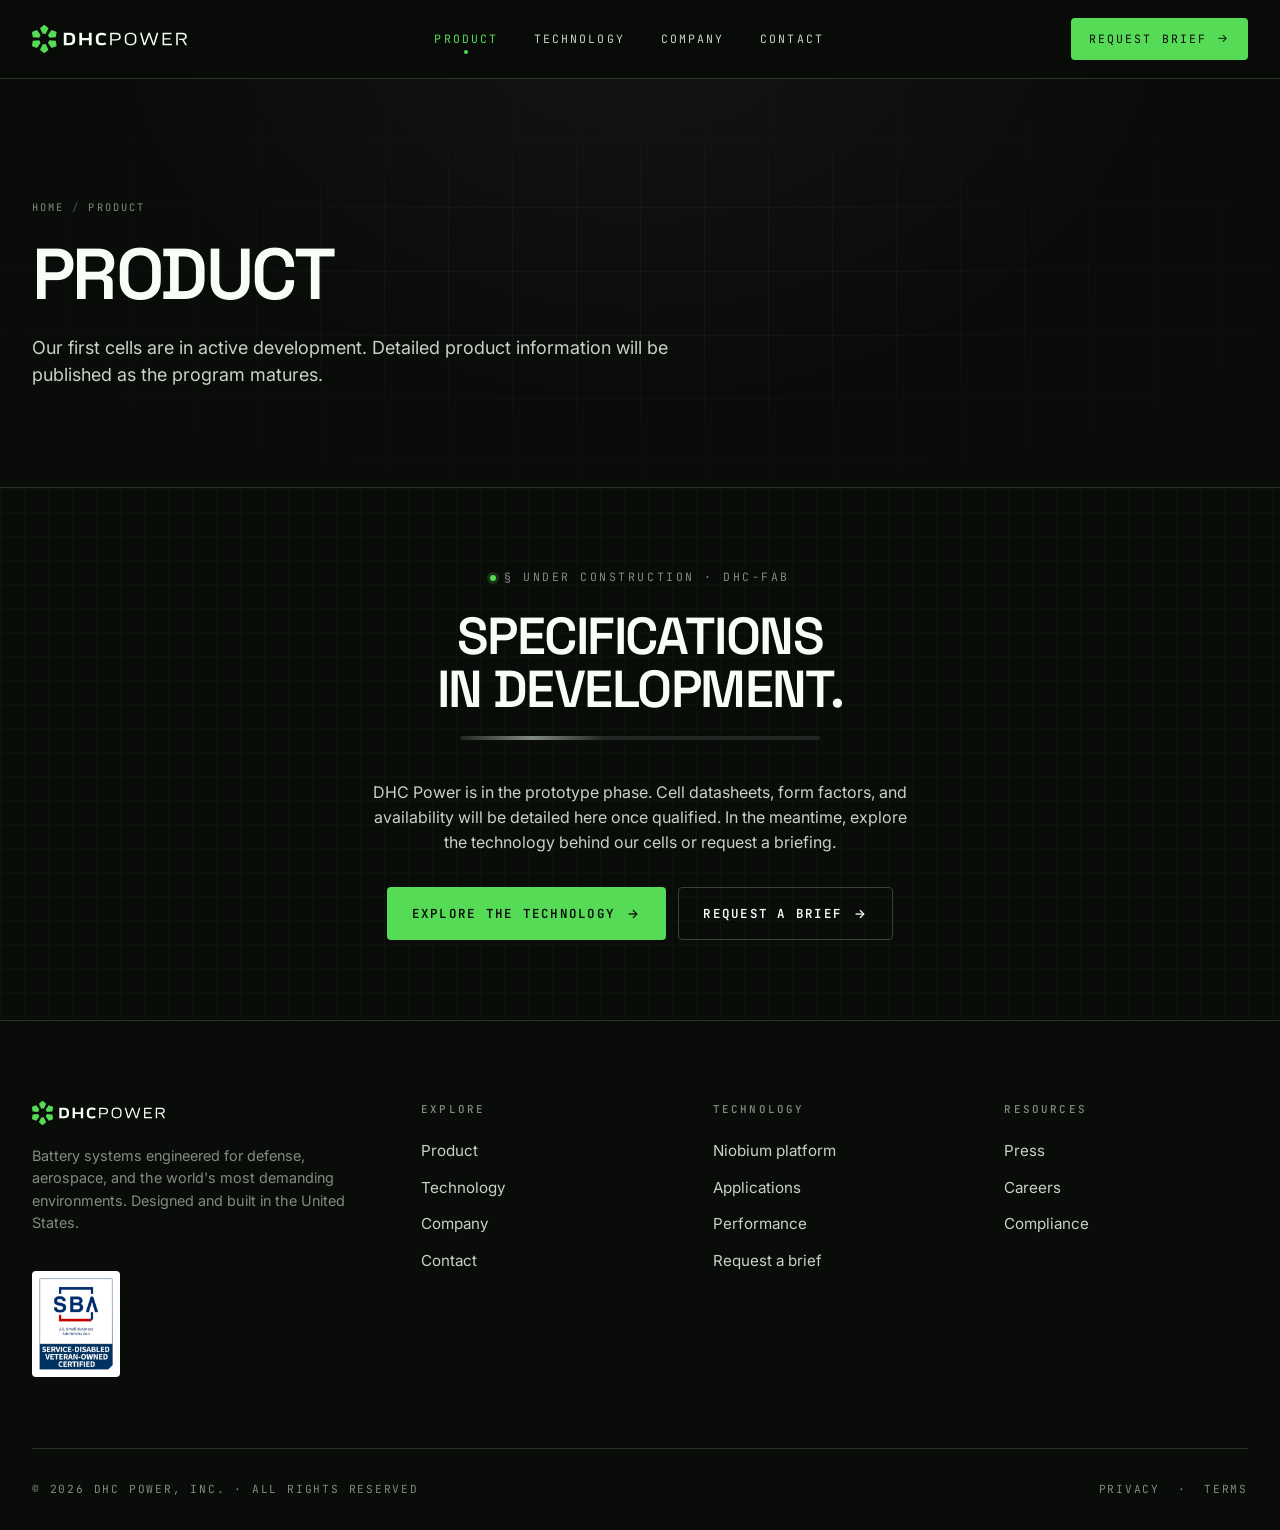
<file: product.html>
<!DOCTYPE html>
<html lang="en">
<head>
<meta charset="UTF-8">
<meta name="viewport" content="width=device-width, initial-scale=1.0">
<title>Product — DHC Power</title>
<meta name="description" content="DHC Power product information — coming soon.">
<link rel="icon" type="image/png" sizes="32x32" href="assets/img/favicon-32.png">
<link rel="icon" type="image/png" sizes="16x16" href="assets/img/favicon-16.png">
<link rel="apple-touch-icon" href="assets/img/apple-touch-icon.png">
<!-- Open Graph / link preview -->
<meta property="og:type" content="website">
<meta property="og:site_name" content="DHC Power">
<meta property="og:title" content="Product — DHC Power">
<meta property="og:description" content="DHC Power's niobium-lithium cells are in active development. Product detail coming soon.">
<meta property="og:url" content="https://nestpoint-group.github.io/dhc-power-site/product.html">
<meta property="og:image" content="https://nestpoint-group.github.io/dhc-power-site/assets/img/og-card.png">
<meta property="og:image:width" content="1200">
<meta property="og:image:height" content="630">
<meta name="twitter:card" content="summary_large_image">
<meta name="twitter:title" content="Product — DHC Power">
<meta name="twitter:description" content="DHC Power's niobium-lithium cells are in active development.">
<meta name="twitter:image" content="https://nestpoint-group.github.io/dhc-power-site/assets/img/og-card.png">
<link rel="preconnect" href="https://fonts.googleapis.com">
<link rel="preconnect" href="https://fonts.gstatic.com" crossorigin>
<link href="https://fonts.googleapis.com/css2?family=Inter:wght@400;500;600&family=Space+Grotesk:wght@400;500;600;700&family=JetBrains+Mono:wght@400;500&display=swap" rel="stylesheet">
<link rel="stylesheet" href="assets/css/style.css">
</head>
<body>

<!-- ============================== NAV ============================== -->
<header class="nav" id="nav">
  <div class="nav__bar">
    <a href="index.html" class="nav__logo" aria-label="DHC Power home">
      <img src="assets/img/logo-on-dark.svg" alt="DHC Power">
    </a>
    <nav class="nav__links" aria-label="Primary">
      <a href="product.html" class="nav__link">Product</a>
      <a href="technology.html" class="nav__link">Technology</a>
      <a href="company.html" class="nav__link">Company</a>
      <a href="contact.html" class="nav__link">Contact</a>
    </nav>
    <a href="contact.html" class="nav__cta">Request Brief</a>
    <button class="nav__menu-toggle" aria-label="Open menu" aria-expanded="false" id="navToggle">Menu</button>
  </div>
</header>

<!-- ============================== PAGE HEAD ============================== -->
<section class="page-head">
  <div class="page-head__bg"></div>
  <div class="page-head__grid"></div>
  <div class="container">
    <div class="page-head__inner">
      <div class="breadcrumbs"><a href="index.html">HOME</a> <span>/</span> PRODUCT</div>
      <h1 class="page-head__title">Product</h1>
      <p class="page-head__lede">Our first cells are in active development. Detailed product information will be published as the program matures.</p>
    </div>
  </div>
</section>

<!-- ============================== UNDER CONSTRUCTION ============================== -->
<section class="construction bg-grid--fine">
  <div class="construction__inner">
    <div class="construction__tag"><span class="status-dot"></span>§ UNDER CONSTRUCTION · DHC-FAB</div>
    <h2 class="construction__title">Specifications<br>in development.</h2>
    <div class="construction__bar"></div>
    <p class="construction__desc">DHC Power is in the prototype phase. Cell datasheets, form factors, and availability will be detailed here once qualified. In the meantime, explore the technology behind our cells or request a briefing.</p>
    <div class="construction__row">
      <a href="technology.html" class="btn">Explore the technology</a>
      <a href="contact.html" class="btn btn--ghost">Request a brief</a>
    </div>
  </div>
</section>

<!-- ============================== FOOTER ============================== -->
<footer class="foot">
  <div class="container">
    <div class="foot__top">
      <div class="foot__brand">
        <img class="foot__brand-logo" src="assets/img/logo-on-dark.svg" alt="DHC Power">
        <p class="foot__brand-text">Battery systems engineered for defense, aerospace, and the world's most demanding environments. Designed and built in the United States.</p>
        <a class="foot__cert" href="company.html" aria-label="SBA Service-Disabled Veteran-Owned Certified">
          <img src="assets/img/sba-sdvosb.jpg" alt="SBA Service-Disabled Veteran-Owned Certified">
        </a>
      </div>
      <div class="foot__col">
        <h5>Explore</h5>
        <ul>
          <li><a href="product.html">Product</a></li>
          <li><a href="technology.html">Technology</a></li>
          <li><a href="company.html">Company</a></li>
          <li><a href="contact.html">Contact</a></li>
        </ul>
      </div>
      <div class="foot__col">
        <h5>Technology</h5>
        <ul>
          <li><a href="technology.html">Niobium platform</a></li>
          <li><a href="technology.html#applications">Applications</a></li>
          <li><a href="technology.html#performance">Performance</a></li>
          <li><a href="contact.html">Request a brief</a></li>
        </ul>
      </div>
      <div class="foot__col">
        <h5>Resources</h5>
        <ul>
          <li><a href="contact.html">Press</a></li>
          <li><a href="contact.html">Careers</a></li>
          <li><a href="contact.html">Compliance</a></li>
        </ul>
      </div>
    </div>
    <div class="foot__bottom">
      <span>© 2026 DHC POWER, INC. · ALL RIGHTS RESERVED</span>
      <span><a href="privacy.html">PRIVACY</a> &nbsp;·&nbsp; <a href="terms.html">TERMS</a></span>
    </div>
  </div>
</footer>

<script src="assets/js/main.js"></script>
</body>
</html>
</file>
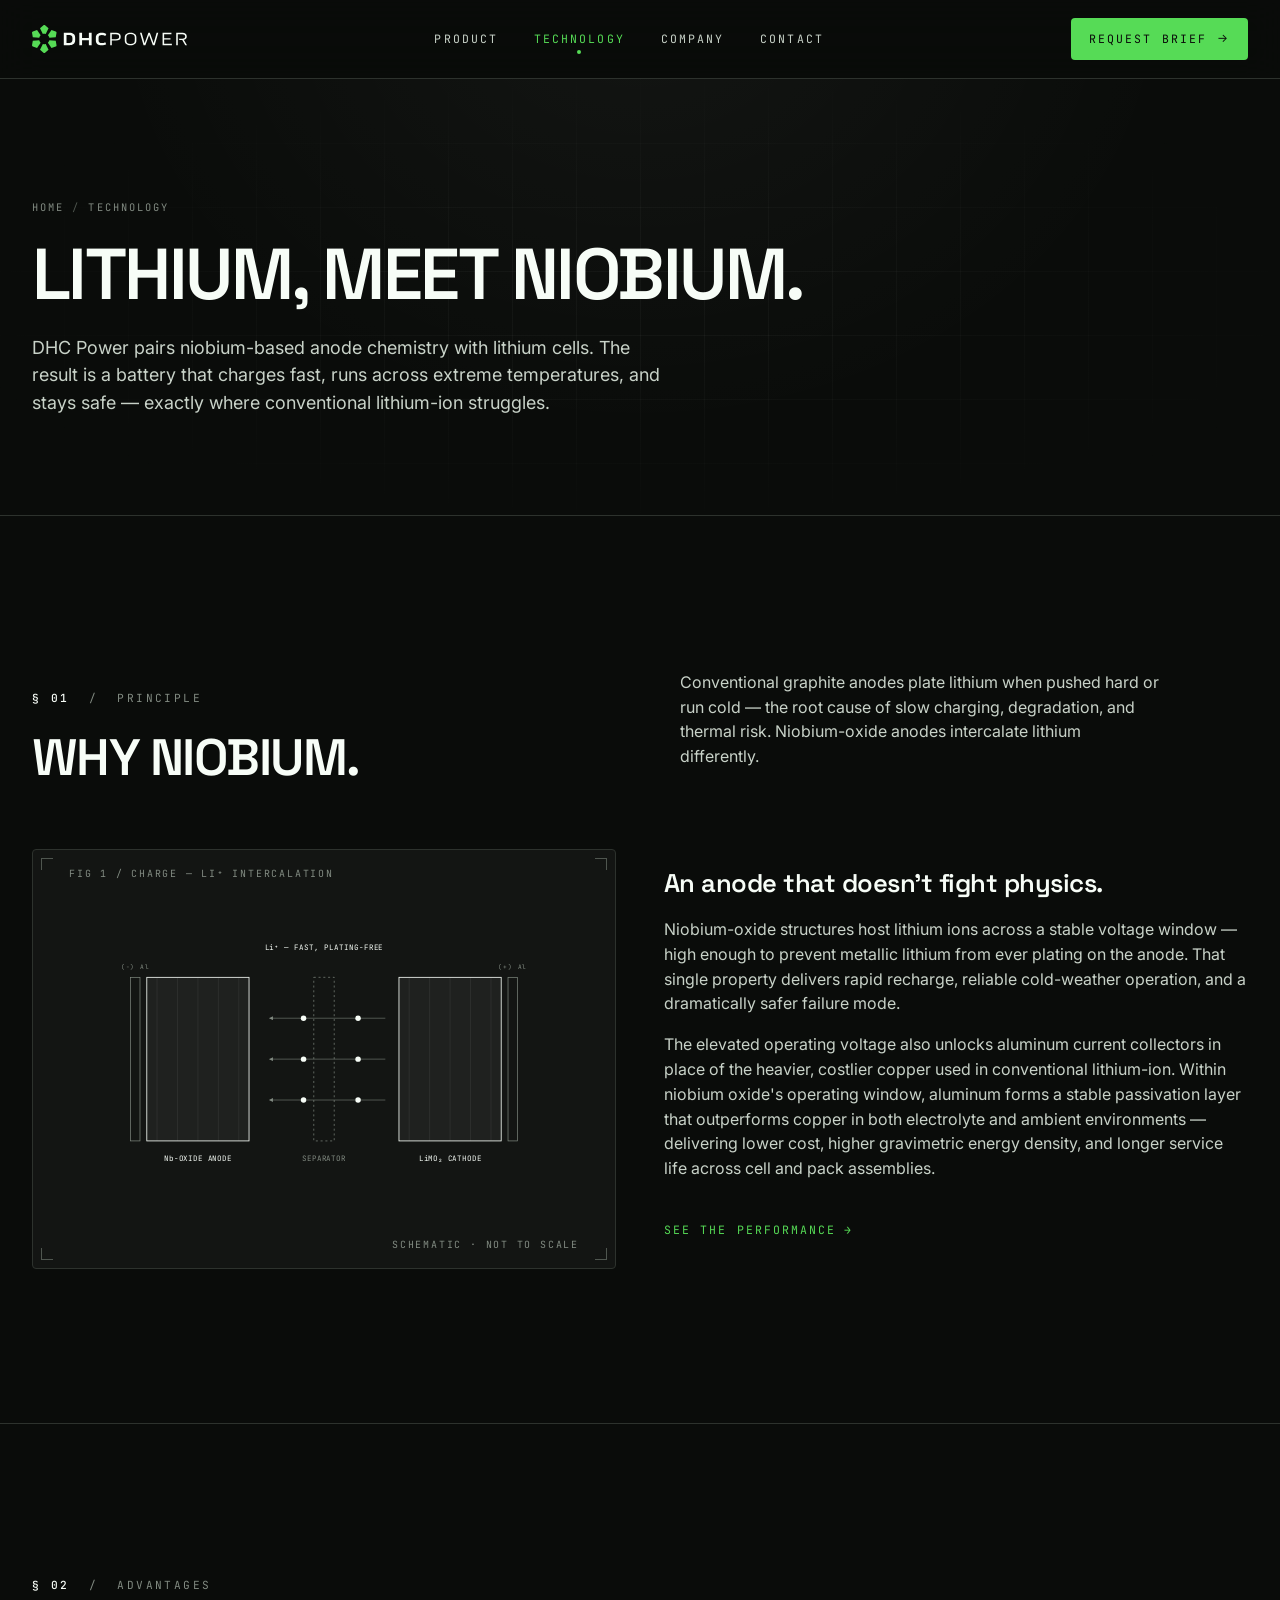
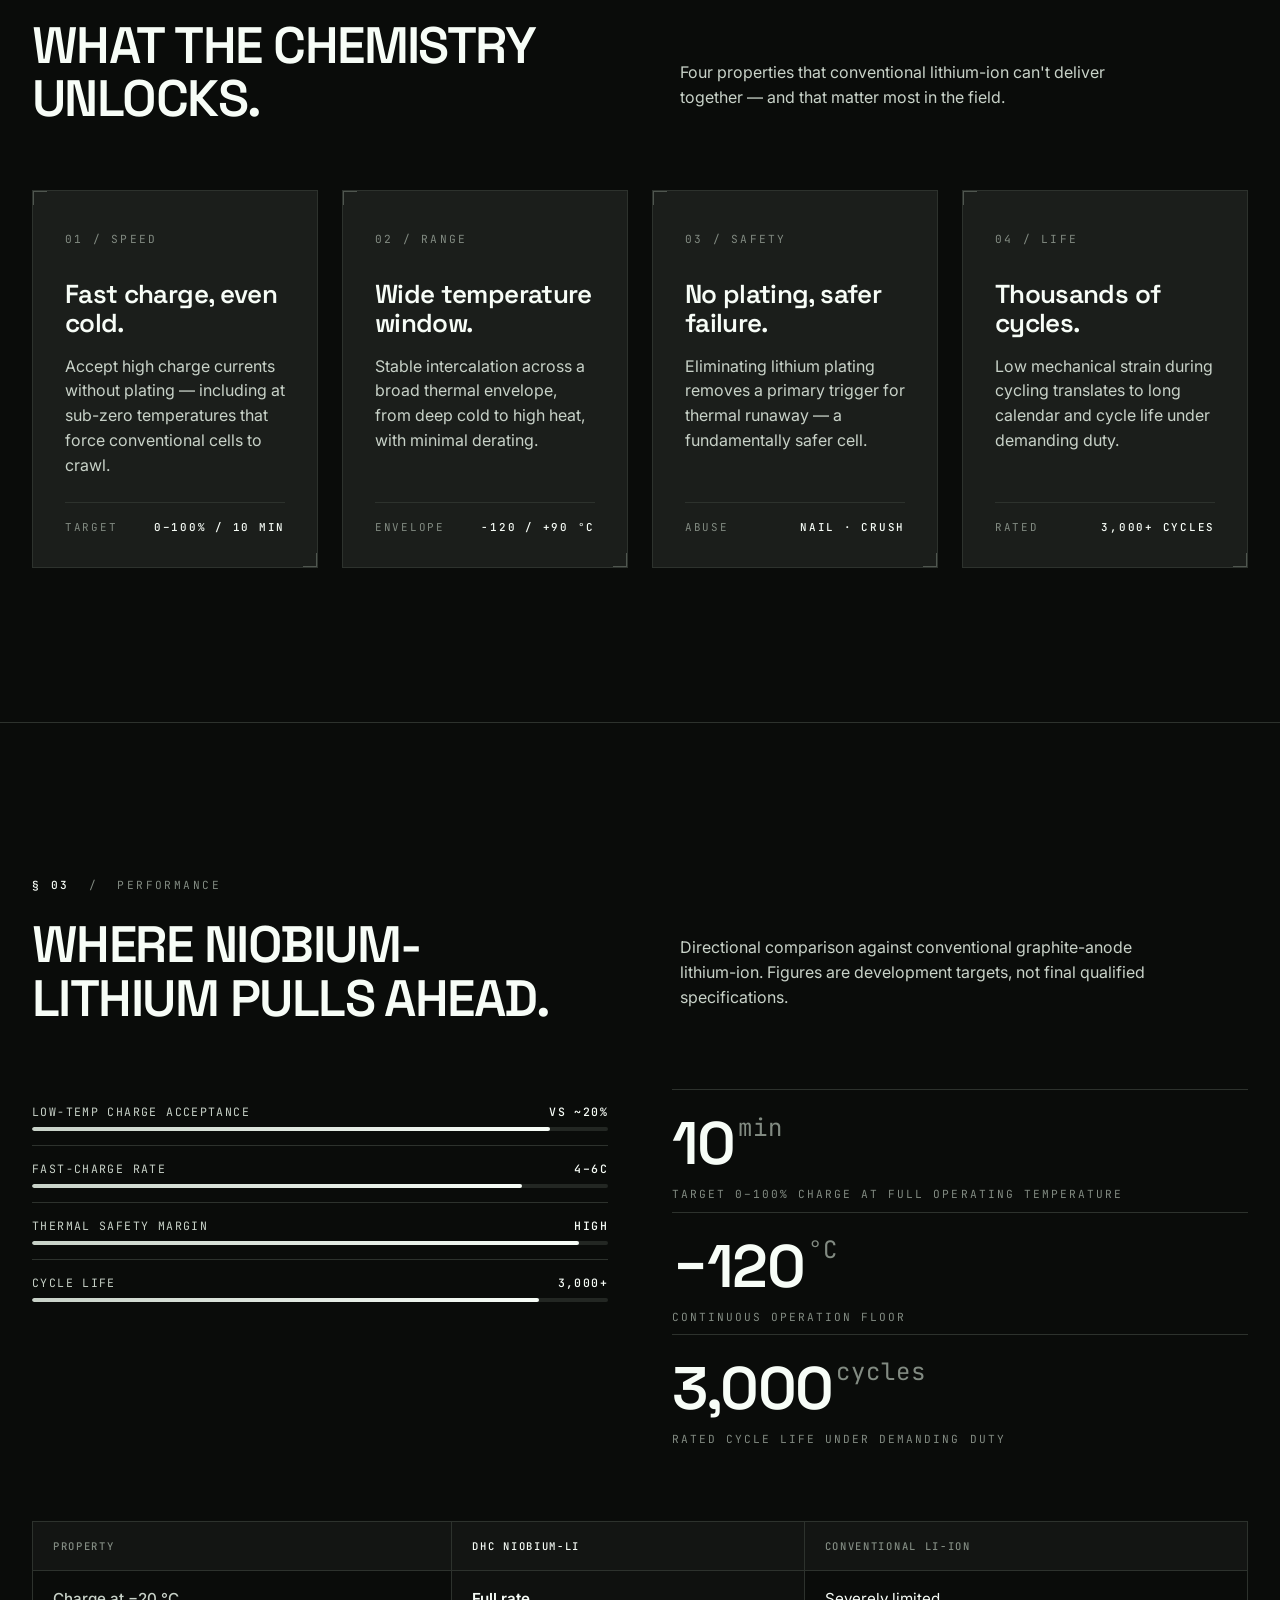
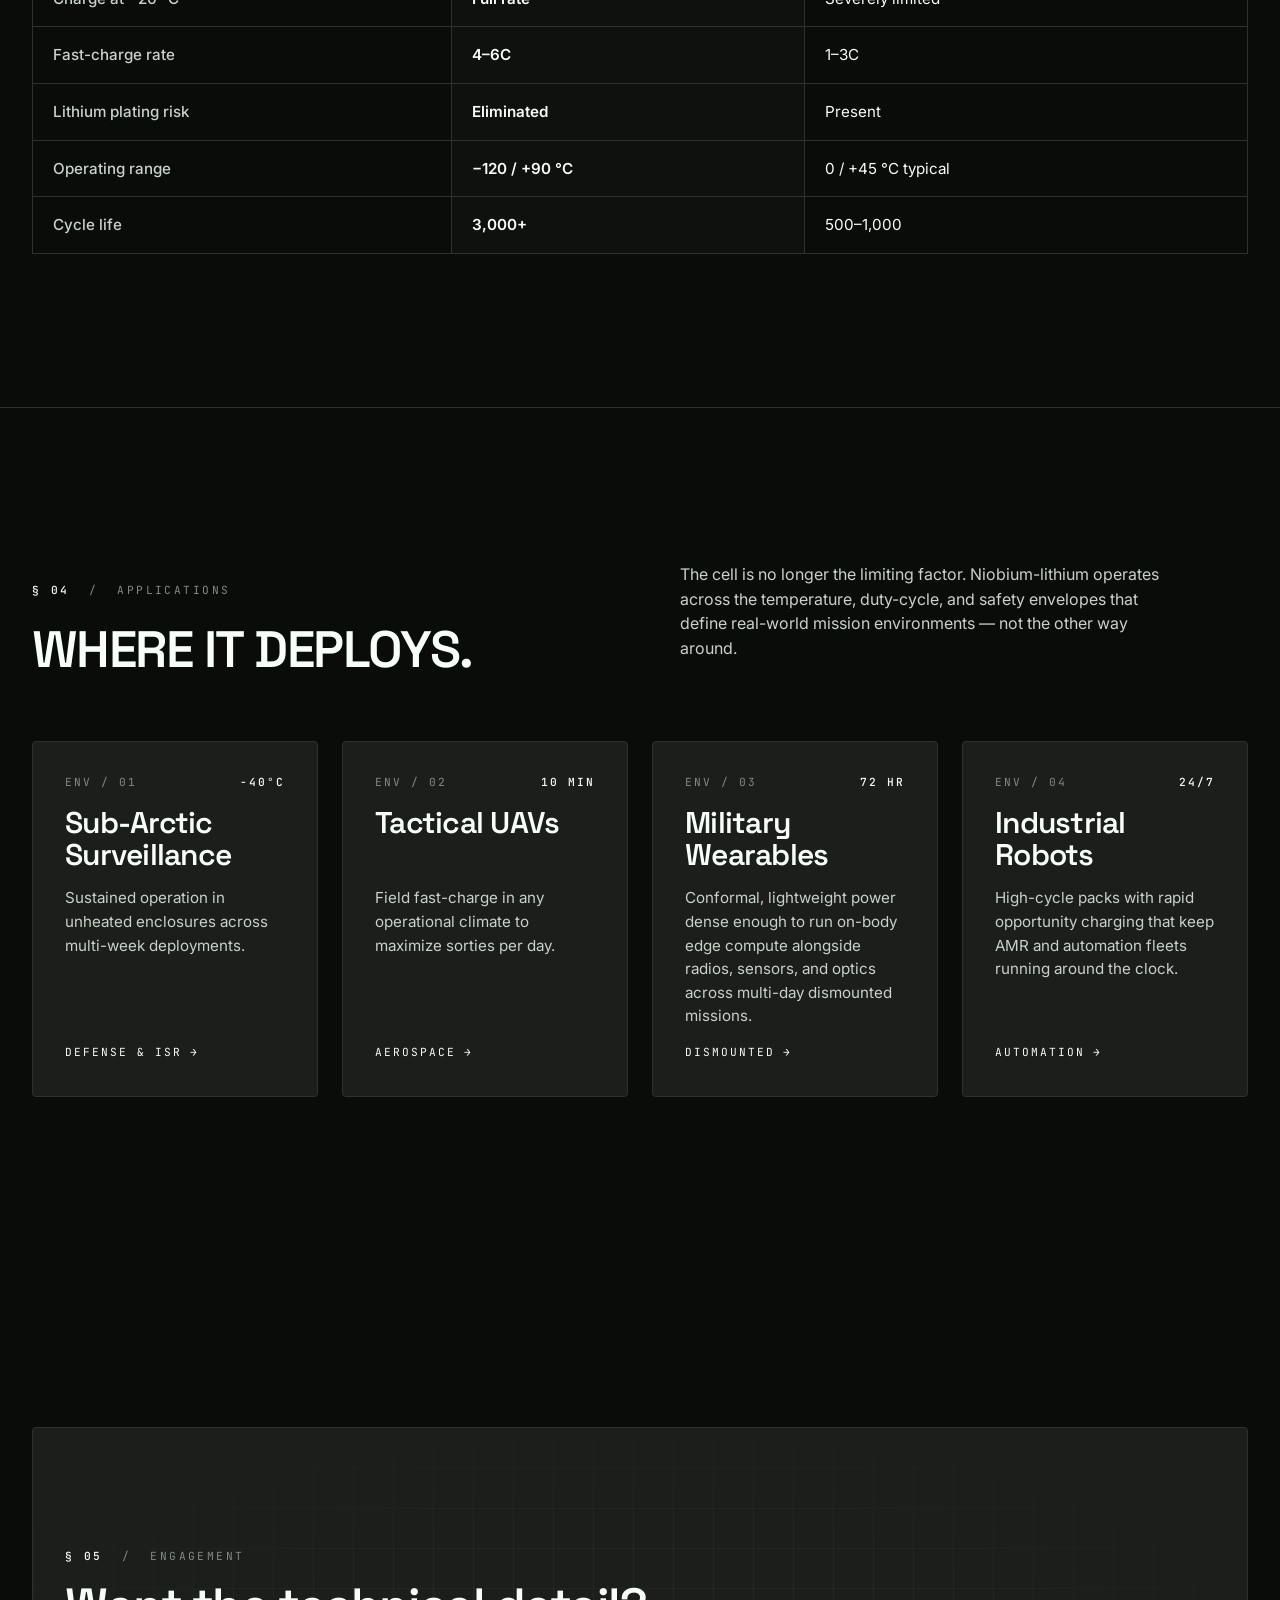
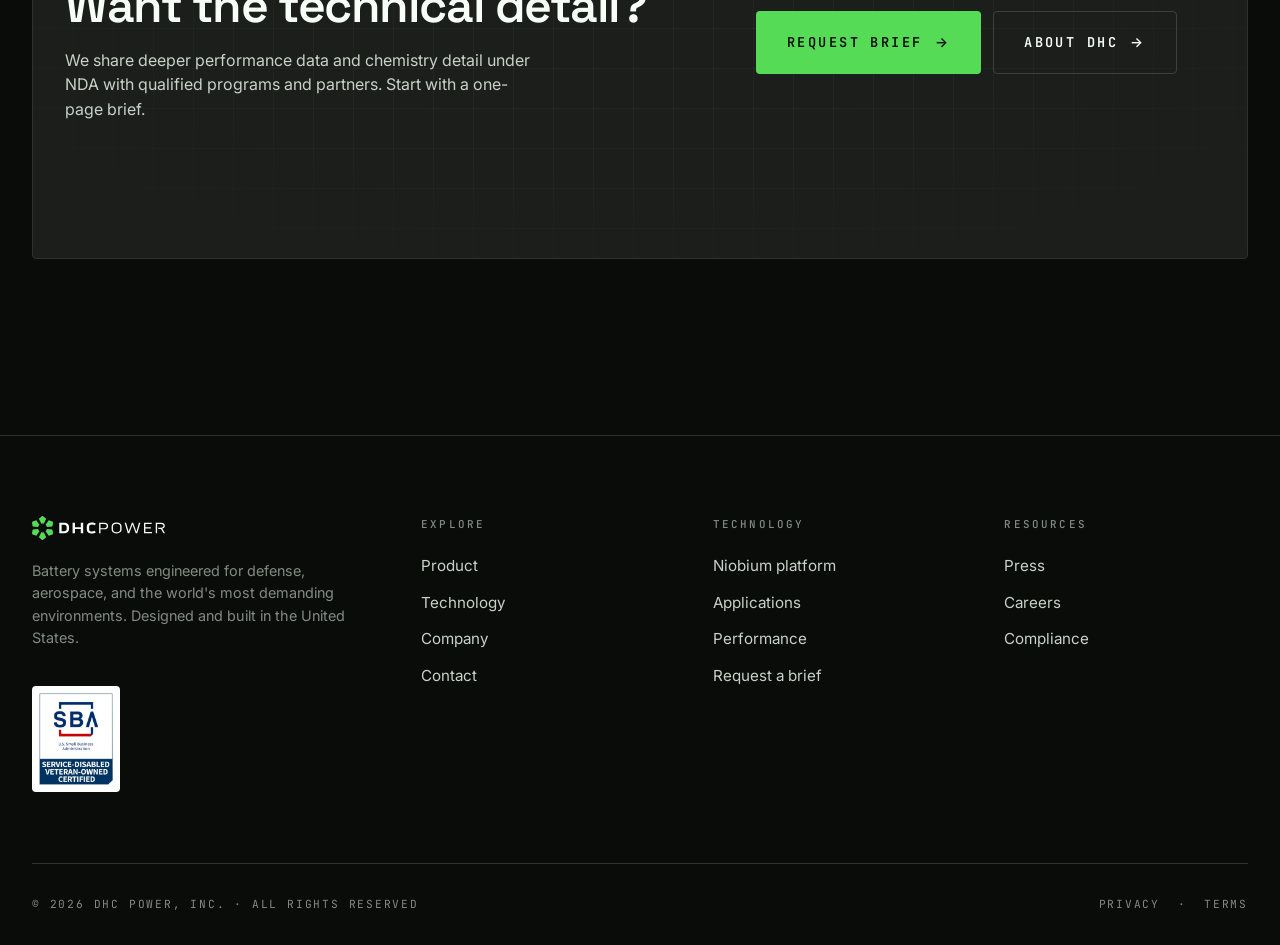
<file: technology.html>
<!DOCTYPE html>
<html lang="en">
<head>
<meta charset="UTF-8">
<meta name="viewport" content="width=device-width, initial-scale=1.0">
<title>Technology — DHC Power | Niobium-Lithium Cells</title>
<meta name="description" content="DHC Power pairs niobium-based anode chemistry with lithium cells — for fast charge, wide-temperature operation, safety, and long cycle life.">
<link rel="icon" type="image/png" sizes="32x32" href="assets/img/favicon-32.png">
<link rel="icon" type="image/png" sizes="16x16" href="assets/img/favicon-16.png">
<link rel="apple-touch-icon" href="assets/img/apple-touch-icon.png">
<!-- Open Graph / link preview -->
<meta property="og:type" content="website">
<meta property="og:site_name" content="DHC Power">
<meta property="og:title" content="Technology — DHC Power | Niobium-Lithium Cells">
<meta property="og:description" content="DHC Power pairs niobium-based anode chemistry with lithium cells — for fast charge, wide-temperature operation, safety, and long cycle life.">
<meta property="og:url" content="https://nestpoint-group.github.io/dhc-power-site/technology.html">
<meta property="og:image" content="https://nestpoint-group.github.io/dhc-power-site/assets/img/og-card.png">
<meta property="og:image:width" content="1200">
<meta property="og:image:height" content="630">
<meta name="twitter:card" content="summary_large_image">
<meta name="twitter:title" content="Technology — DHC Power | Niobium-Lithium Cells">
<meta name="twitter:description" content="Niobium-based anode chemistry with lithium cells — fast charge, wide temperature, safety, long life.">
<meta name="twitter:image" content="https://nestpoint-group.github.io/dhc-power-site/assets/img/og-card.png">
<link rel="preconnect" href="https://fonts.googleapis.com">
<link rel="preconnect" href="https://fonts.gstatic.com" crossorigin>
<link href="https://fonts.googleapis.com/css2?family=Inter:wght@400;500;600&family=Space+Grotesk:wght@400;500;600;700&family=JetBrains+Mono:wght@400;500&display=swap" rel="stylesheet">
<link rel="stylesheet" href="assets/css/style.css">
</head>
<body>

<!-- ============================== NAV ============================== -->
<header class="nav" id="nav">
  <div class="nav__bar">
    <a href="index.html" class="nav__logo" aria-label="DHC Power home">
      <img src="assets/img/logo-on-dark.svg" alt="DHC Power">
    </a>
    <nav class="nav__links" aria-label="Primary">
      <a href="product.html" class="nav__link">Product</a>
      <a href="technology.html" class="nav__link">Technology</a>
      <a href="company.html" class="nav__link">Company</a>
      <a href="contact.html" class="nav__link">Contact</a>
    </nav>
    <a href="contact.html" class="nav__cta">Request Brief</a>
    <button class="nav__menu-toggle" aria-label="Open menu" aria-expanded="false" id="navToggle">Menu</button>
  </div>
</header>

<!-- ============================== PAGE HEAD ============================== -->
<section class="page-head">
  <div class="page-head__bg"></div>
  <div class="page-head__grid"></div>
  <div class="container">
    <div class="page-head__inner">
      <div class="breadcrumbs"><a href="index.html">HOME</a> <span>/</span> TECHNOLOGY</div>
      <h1 class="page-head__title">Lithium, meet niobium.</h1>
      <p class="page-head__lede">DHC Power pairs niobium-based anode chemistry with lithium cells. The result is a battery that charges fast, runs across extreme temperatures, and stays safe — exactly where conventional lithium-ion struggles.</p>
    </div>
  </div>
</section>

<!-- ============================== § 01 PRINCIPLE ============================== -->
<section class="section" id="principle">
  <div class="container">
    <div class="sec-head">
      <div>
        <div class="section-num"><strong>§ 01</strong> &nbsp;/&nbsp; PRINCIPLE</div>
        <h2 style="margin-top: 24px; text-transform: uppercase;">Why niobium.</h2>
      </div>
      <p class="sec-head__lead">Conventional graphite anodes plate lithium when pushed hard or run cold — the root cause of slow charging, degradation, and thermal risk. Niobium-oxide anodes intercalate lithium differently.</p>
    </div>

    <div class="grid grid-2" data-reveal style="gap: 48px; align-items: stretch;">
      <!-- Schematic -->
      <div class="diagram">
        <span class="diagram__crn"></span>
        <span class="diagram__label diagram__label--tl">FIG 1 / CHARGE — Li⁺ INTERCALATION</span>
        <span class="diagram__label diagram__label--br">SCHEMATIC · NOT TO SCALE</span>
        <svg viewBox="0 0 760 420" xmlns="http://www.w3.org/2000/svg" style="width:100%; max-width:560px;">
          <defs>
            <marker id="ion" viewBox="0 0 10 10" refX="9" refY="5" markerWidth="7" markerHeight="7" orient="auto-start-reverse">
              <path d="M 0 0 L 10 5 L 0 10 z" fill="#828B82"/>
            </marker>
          </defs>

          <!-- current collectors (outer foils) -->
          <g stroke="#828B82" stroke-width="1" fill="none">
            <rect x="96" y="90" width="14" height="240"/>
            <rect x="650" y="90" width="14" height="240"/>
          </g>

          <!-- anode block (niobium oxide) -->
          <g>
            <rect x="120" y="90" width="150" height="240" fill="rgba(247,253,247,0.05)" stroke="#F7FDF7" stroke-width="1.2"/>
            <!-- lattice hatch -->
            <g stroke="rgba(247,253,247,0.16)" stroke-width="0.6">
              <line x1="135" y1="90" x2="135" y2="330"/>
              <line x1="165" y1="90" x2="165" y2="330"/>
              <line x1="195" y1="90" x2="195" y2="330"/>
              <line x1="225" y1="90" x2="225" y2="330"/>
              <line x1="255" y1="90" x2="255" y2="330"/>
            </g>
          </g>

          <!-- cathode block (lithium metal oxide) -->
          <g>
            <rect x="490" y="90" width="150" height="240" fill="rgba(247,253,247,0.05)" stroke="#F7FDF7" stroke-width="1.2"/>
            <g stroke="rgba(247,253,247,0.16)" stroke-width="0.6">
              <line x1="505" y1="90" x2="505" y2="330"/>
              <line x1="535" y1="90" x2="535" y2="330"/>
              <line x1="565" y1="90" x2="565" y2="330"/>
              <line x1="595" y1="90" x2="595" y2="330"/>
              <line x1="625" y1="90" x2="625" y2="330"/>
            </g>
          </g>

          <!-- separator (center) -->
          <rect x="365" y="90" width="30" height="240" fill="none" stroke="#828B82" stroke-width="1" stroke-dasharray="3 4"/>

          <!-- Li+ ions moving left (toward anode) during charge -->
          <g stroke="#828B82" stroke-width="0.8" fill="none">
            <line x1="470" y1="150" x2="300" y2="150" marker-end="url(#ion)"/>
            <line x1="470" y1="210" x2="300" y2="210" marker-end="url(#ion)"/>
            <line x1="470" y1="270" x2="300" y2="270" marker-end="url(#ion)"/>
          </g>
          <g fill="#F7FDF7">
            <circle cx="430" cy="150" r="4"/><circle cx="350" cy="150" r="4"/>
            <circle cx="430" cy="210" r="4"/><circle cx="350" cy="210" r="4"/>
            <circle cx="430" cy="270" r="4"/><circle cx="350" cy="270" r="4"/>
          </g>

          <!-- labels -->
          <g font-family="JetBrains Mono, ui-monospace, monospace" font-size="11" letter-spacing="1.2">
            <text x="195" y="360" text-anchor="middle" fill="#F7FDF7">Nb-OXIDE ANODE</text>
            <text x="380" y="360" text-anchor="middle" fill="#828B82">SEPARATOR</text>
            <text x="565" y="360" text-anchor="middle" fill="#F7FDF7">LiMO₂ CATHODE</text>
            <text x="103" y="78" text-anchor="middle" fill="#828B82" font-size="9">(−) Al</text>
            <text x="657" y="78" text-anchor="middle" fill="#828B82" font-size="9">(+) Al</text>
          </g>
          <g font-family="JetBrains Mono, ui-monospace, monospace" font-size="11" letter-spacing="1.4">
            <text x="380" y="50" text-anchor="middle" fill="#F7FDF7">Li⁺ — FAST, PLATING-FREE</text>
          </g>
        </svg>
      </div>

      <!-- Narrative -->
      <div style="display:flex; flex-direction:column; justify-content:center;">
        <h3 style="margin-bottom: 20px;">An anode that doesn't fight physics.</h3>
        <p>Niobium-oxide structures host lithium ions across a stable voltage window — high enough to prevent metallic lithium from ever plating on the anode. That single property delivers rapid recharge, reliable cold-weather operation, and a dramatically safer failure mode.</p>
        <p>The elevated operating voltage also unlocks aluminum current collectors in place of the heavier, costlier copper used in conventional lithium-ion. Within niobium oxide's operating window, aluminum forms a stable passivation layer that outperforms copper in both electrolyte and ambient environments — delivering lower cost, higher gravimetric energy density, and longer service life across cell and pack assemblies.</p>
        <div class="row" style="margin-top: 16px;">
          <a href="#performance" class="link-arrow">See the performance</a>
        </div>
      </div>
    </div>
  </div>
</section>

<hr class="divider-x">

<!-- ============================== § 02 ADVANTAGES ============================== -->
<section class="section" id="advantages">
  <div class="container">
    <div class="sec-head">
      <div>
        <div class="section-num"><strong>§ 02</strong> &nbsp;/&nbsp; ADVANTAGES</div>
        <h2 style="margin-top: 24px; text-transform: uppercase;">What the chemistry unlocks.</h2>
      </div>
      <p class="sec-head__lead">Four properties that conventional lithium-ion can't deliver together — and that matter most in the field.</p>
    </div>

    <div class="grid grid-4" data-reveal>
      <article class="cap-card">
        <div class="cap-card__num">01 / SPEED</div>
        <h3 class="cap-card__title">Fast charge, even cold.</h3>
        <p class="cap-card__desc">Accept high charge currents without plating — including at sub-zero temperatures that force conventional cells to crawl.</p>
        <div class="cap-card__meta"><span>TARGET</span><strong>0–100% / 10 MIN</strong></div>
      </article>
      <article class="cap-card">
        <div class="cap-card__num">02 / RANGE</div>
        <h3 class="cap-card__title">Wide temperature window.</h3>
        <p class="cap-card__desc">Stable intercalation across a broad thermal envelope, from deep cold to high heat, with minimal derating.</p>
        <div class="cap-card__meta"><span>ENVELOPE</span><strong>−120 / +90 °C</strong></div>
      </article>
      <article class="cap-card">
        <div class="cap-card__num">03 / SAFETY</div>
        <h3 class="cap-card__title">No plating, safer failure.</h3>
        <p class="cap-card__desc">Eliminating lithium plating removes a primary trigger for thermal runaway — a fundamentally safer cell.</p>
        <div class="cap-card__meta"><span>ABUSE</span><strong>NAIL · CRUSH</strong></div>
      </article>
      <article class="cap-card">
        <div class="cap-card__num">04 / LIFE</div>
        <h3 class="cap-card__title">Thousands of cycles.</h3>
        <p class="cap-card__desc">Low mechanical strain during cycling translates to long calendar and cycle life under demanding duty.</p>
        <div class="cap-card__meta"><span>RATED</span><strong>3,000+ CYCLES</strong></div>
      </article>
    </div>
  </div>
</section>

<hr class="divider-x">

<!-- ============================== § 03 PERFORMANCE ============================== -->
<section class="section" id="performance">
  <div class="container">
    <div class="sec-head">
      <div>
        <div class="section-num"><strong>§ 03</strong> &nbsp;/&nbsp; PERFORMANCE</div>
        <h2 style="margin-top: 24px; text-transform: uppercase;">Where niobium-lithium pulls ahead.</h2>
      </div>
      <p class="sec-head__lead">Directional comparison against conventional graphite-anode lithium-ion. Figures are development targets, not final qualified specifications.</p>
    </div>

    <div class="grid grid-2" data-reveal style="gap: 64px; margin-bottom: 64px;">
      <div>
        <div class="bar" style="--fill: 90%;">
          <div class="bar__row"><span>LOW-TEMP CHARGE ACCEPTANCE</span><strong>vs ~20%</strong></div>
          <div class="bar__track"><div class="bar__fill"></div></div>
        </div>
        <div class="bar" style="--fill: 85%;">
          <div class="bar__row"><span>FAST-CHARGE RATE</span><strong>4–6C</strong></div>
          <div class="bar__track"><div class="bar__fill"></div></div>
        </div>
        <div class="bar" style="--fill: 95%;">
          <div class="bar__row"><span>THERMAL SAFETY MARGIN</span><strong>HIGH</strong></div>
          <div class="bar__track"><div class="bar__fill"></div></div>
        </div>
        <div class="bar" style="--fill: 88%;">
          <div class="bar__row"><span>CYCLE LIFE</span><strong>3,000+</strong></div>
          <div class="bar__track"><div class="bar__fill"></div></div>
        </div>
      </div>

      <div>
        <div class="stat">
          <div class="stat__value">10<sup>min</sup></div>
          <div class="stat__label">Target 0–100% charge at full operating temperature</div>
        </div>
        <div class="stat">
          <div class="stat__value">−120<sup>°C</sup></div>
          <div class="stat__label">Continuous operation floor</div>
        </div>
        <div class="stat">
          <div class="stat__value">3,000<sup>cycles</sup></div>
          <div class="stat__label">Rated cycle life under demanding duty</div>
        </div>
      </div>
    </div>

    <!-- Comparison table -->
    <div data-reveal class="table-scroll">
      <table class="spec-table">
        <thead>
          <tr>
            <th>Property</th>
            <th><span class="spec-table__col-dhc">DHC Niobium-Li</span></th>
            <th>Conventional Li-ion</th>
          </tr>
        </thead>
        <tbody>
          <tr>
            <th>Charge at −20 °C</th>
            <td class="is-dhc">Full rate</td>
            <td>Severely limited</td>
          </tr>
          <tr>
            <th>Fast-charge rate</th>
            <td class="is-dhc">4–6C</td>
            <td>1–3C</td>
          </tr>
          <tr>
            <th>Lithium plating risk</th>
            <td class="is-dhc">Eliminated</td>
            <td>Present</td>
          </tr>
          <tr>
            <th>Operating range</th>
            <td class="is-dhc">−120 / +90 °C</td>
            <td>0 / +45 °C typical</td>
          </tr>
          <tr>
            <th>Cycle life</th>
            <td class="is-dhc">3,000+</td>
            <td>500–1,000</td>
          </tr>
        </tbody>
      </table>
    </div>
  </div>
</section>

<hr class="divider-x">

<!-- ============================== § 04 APPLICATIONS ============================== -->
<section class="section" id="applications">
  <div class="container">
    <div class="sec-head">
      <div>
        <div class="section-num"><strong>§ 04</strong> &nbsp;/&nbsp; APPLICATIONS</div>
        <h2 style="margin-top: 24px; text-transform: uppercase;">Where it deploys.</h2>
      </div>
      <p class="sec-head__lead">The cell is no longer the limiting factor. Niobium-lithium operates across the temperature, duty-cycle, and safety envelopes that define real-world mission environments — not the other way around.</p>
    </div>

    <div class="grid grid-4" data-reveal>
      <div class="app-tile">
        <div class="app-tile__hover"></div>
        <div class="app-tile__head"><span>ENV / 01</span><strong>−40°C</strong></div>
        <h3 class="app-tile__title">Sub-Arctic Surveillance</h3>
        <p class="app-tile__desc">Sustained operation in unheated enclosures across multi-week deployments.</p>
        <span class="app-tile__cta">Defense &amp; ISR</span>
      </div>
      <div class="app-tile">
        <div class="app-tile__hover"></div>
        <div class="app-tile__head"><span>ENV / 02</span><strong>10 MIN</strong></div>
        <h3 class="app-tile__title">Tactical UAVs</h3>
        <p class="app-tile__desc">Field fast-charge in any operational climate to maximize sorties per day.</p>
        <span class="app-tile__cta">Aerospace</span>
      </div>
      <div class="app-tile">
        <div class="app-tile__hover"></div>
        <div class="app-tile__head"><span>ENV / 03</span><strong>72 HR</strong></div>
        <h3 class="app-tile__title">Military Wearables</h3>
        <p class="app-tile__desc">Conformal, lightweight power dense enough to run on-body edge compute alongside radios, sensors, and optics across multi-day dismounted missions.</p>
        <span class="app-tile__cta">Dismounted</span>
      </div>
      <div class="app-tile">
        <div class="app-tile__hover"></div>
        <div class="app-tile__head"><span>ENV / 04</span><strong>24/7</strong></div>
        <h3 class="app-tile__title">Industrial Robots</h3>
        <p class="app-tile__desc">High-cycle packs with rapid opportunity charging that keep AMR and automation fleets running around the clock.</p>
        <span class="app-tile__cta">Automation</span>
      </div>
    </div>
  </div>
</section>

<!-- ============================== CTA ============================== -->
<section class="section section--tight">
  <div class="container">
    <div class="cta-block">
      <div class="cta-block__bg"></div>
      <div class="cta-block__inner">
        <div>
          <div class="section-num"><strong>§ 05</strong> &nbsp;/&nbsp; ENGAGEMENT</div>
          <h2 class="cta-block__title" style="margin-top:16px;">Want the technical detail?</h2>
          <p class="cta-block__desc">We share deeper performance data and chemistry detail under NDA with qualified programs and partners. Start with a one-page brief.</p>
        </div>
        <div class="row" style="gap: 12px;">
          <a href="contact.html" class="btn btn--lg">Request brief</a>
          <a href="company.html" class="btn btn--ghost btn--lg">About DHC</a>
        </div>
      </div>
    </div>
  </div>
</section>

<!-- ============================== FOOTER ============================== -->
<footer class="foot">
  <div class="container">
    <div class="foot__top">
      <div class="foot__brand">
        <img class="foot__brand-logo" src="assets/img/logo-on-dark.svg" alt="DHC Power">
        <p class="foot__brand-text">Battery systems engineered for defense, aerospace, and the world's most demanding environments. Designed and built in the United States.</p>
        <a class="foot__cert" href="company.html" aria-label="SBA Service-Disabled Veteran-Owned Certified">
          <img src="assets/img/sba-sdvosb.jpg" alt="SBA Service-Disabled Veteran-Owned Certified">
        </a>
      </div>
      <div class="foot__col">
        <h5>Explore</h5>
        <ul>
          <li><a href="product.html">Product</a></li>
          <li><a href="technology.html">Technology</a></li>
          <li><a href="company.html">Company</a></li>
          <li><a href="contact.html">Contact</a></li>
        </ul>
      </div>
      <div class="foot__col">
        <h5>Technology</h5>
        <ul>
          <li><a href="technology.html">Niobium platform</a></li>
          <li><a href="technology.html#applications">Applications</a></li>
          <li><a href="technology.html#performance">Performance</a></li>
          <li><a href="contact.html">Request a brief</a></li>
        </ul>
      </div>
      <div class="foot__col">
        <h5>Resources</h5>
        <ul>
          <li><a href="contact.html">Press</a></li>
          <li><a href="contact.html">Careers</a></li>
          <li><a href="contact.html">Compliance</a></li>
        </ul>
      </div>
    </div>
    <div class="foot__bottom">
      <span>© 2026 DHC POWER, INC. · ALL RIGHTS RESERVED</span>
      <span><a href="privacy.html">PRIVACY</a> &nbsp;·&nbsp; <a href="terms.html">TERMS</a></span>
    </div>
  </div>
</footer>

<script src="assets/js/main.js"></script>
</body>
</html>
</file>
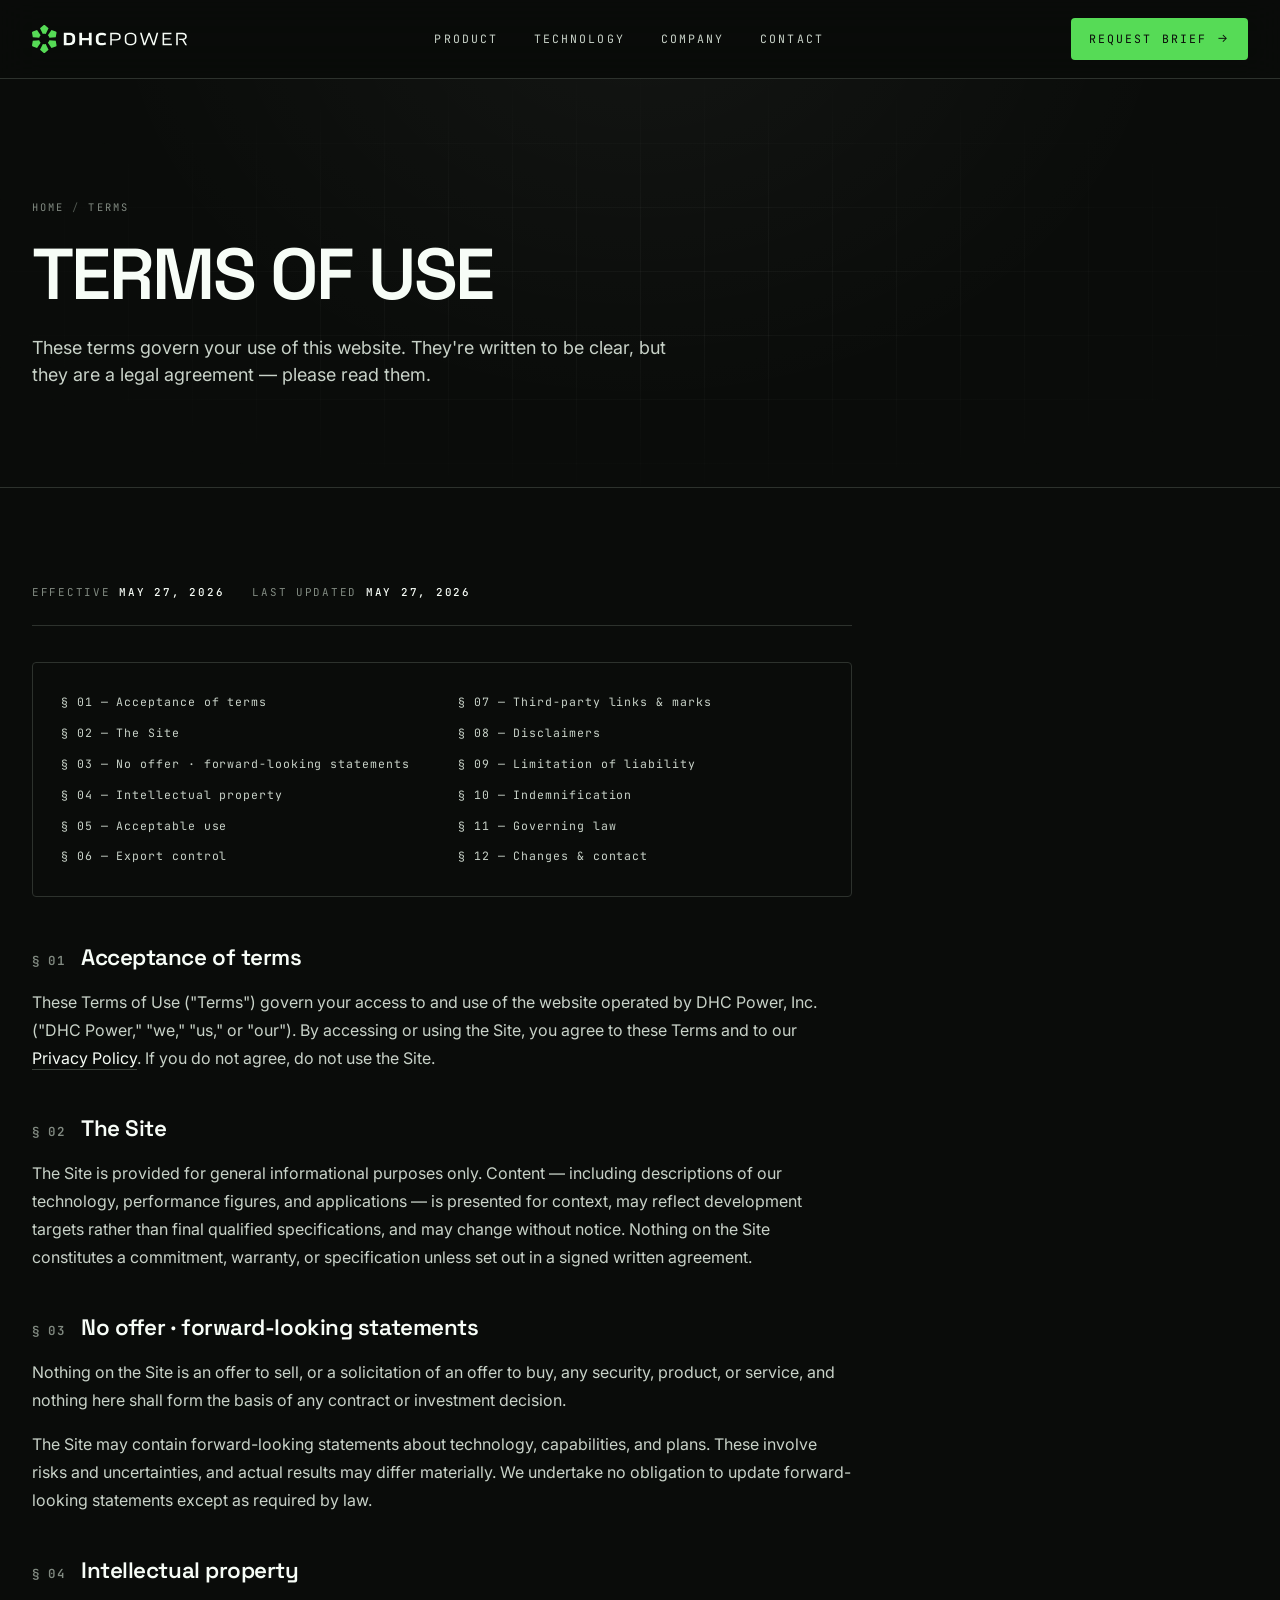
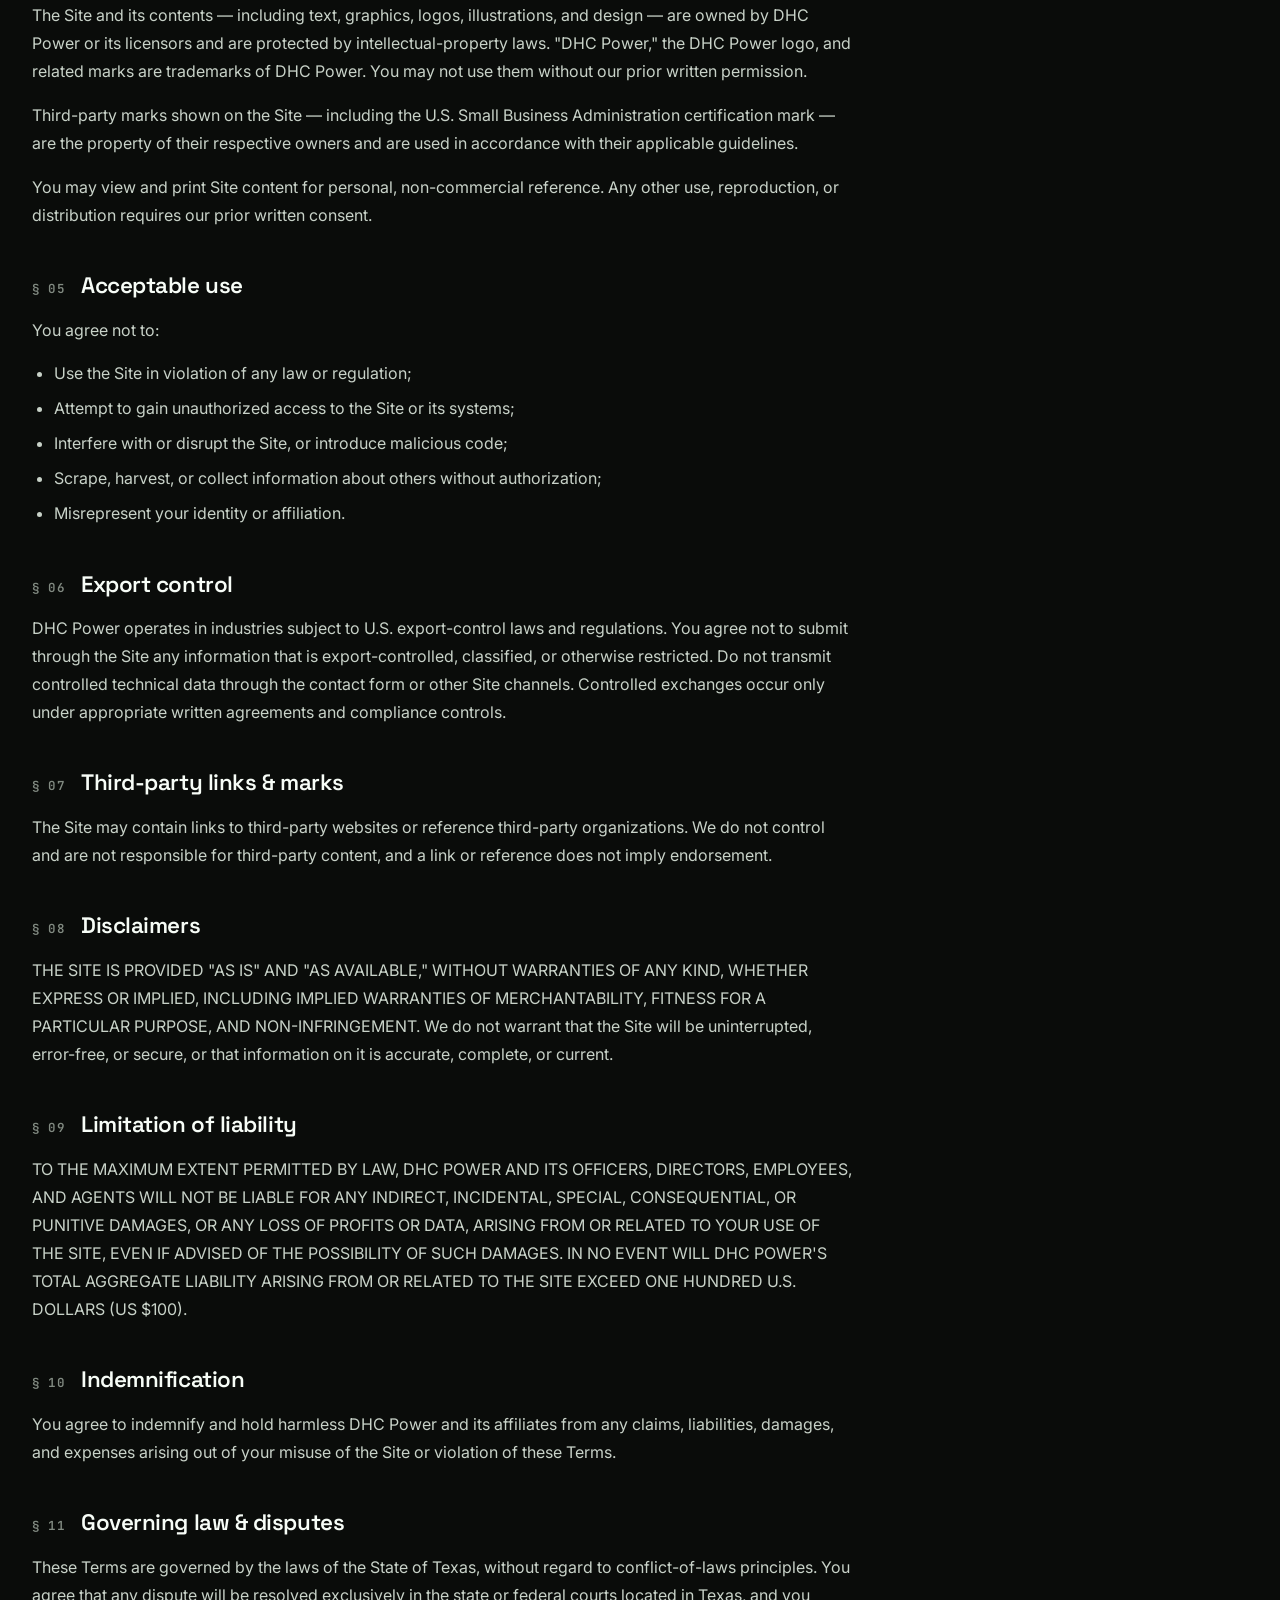
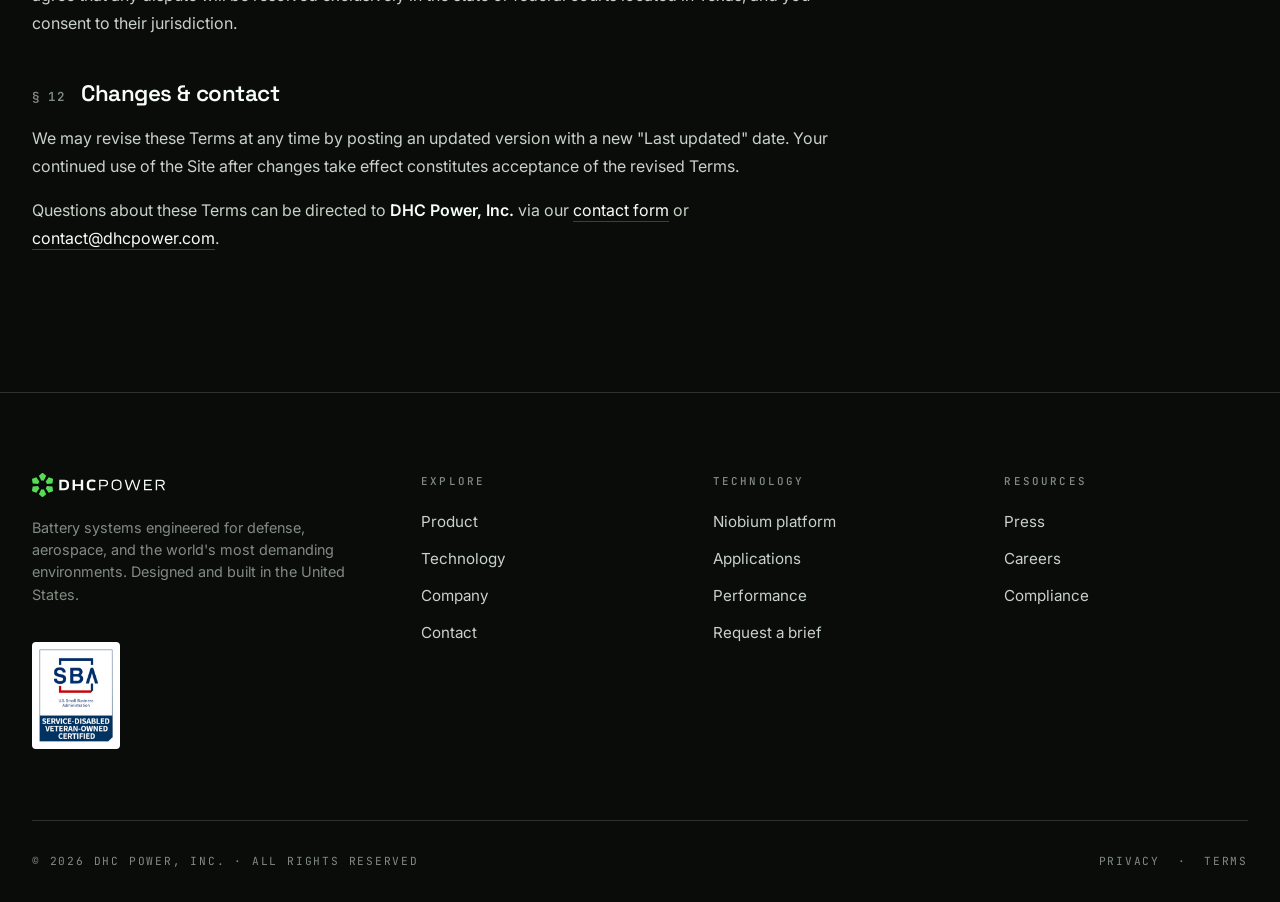
<file: terms.html>
<!DOCTYPE html>
<html lang="en">
<head>
<meta charset="UTF-8">
<meta name="viewport" content="width=device-width, initial-scale=1.0">
<title>Terms of Use — DHC Power</title>
<meta name="description" content="The terms that govern your use of the DHC Power website.">
<link rel="icon" type="image/png" sizes="32x32" href="assets/img/favicon-32.png">
<link rel="icon" type="image/png" sizes="16x16" href="assets/img/favicon-16.png">
<link rel="apple-touch-icon" href="assets/img/apple-touch-icon.png">
<!-- Open Graph / link preview -->
<meta property="og:type" content="website">
<meta property="og:site_name" content="DHC Power">
<meta property="og:title" content="Terms of Use — DHC Power">
<meta property="og:description" content="The terms that govern your use of the DHC Power website.">
<meta property="og:url" content="https://nestpoint-group.github.io/dhc-power-site/terms.html">
<meta property="og:image" content="https://nestpoint-group.github.io/dhc-power-site/assets/img/og-card.png">
<meta property="og:image:width" content="1200">
<meta property="og:image:height" content="630">
<meta name="twitter:card" content="summary_large_image">
<meta name="twitter:title" content="Terms of Use — DHC Power">
<meta name="twitter:description" content="The terms that govern your use of the DHC Power website.">
<meta name="twitter:image" content="https://nestpoint-group.github.io/dhc-power-site/assets/img/og-card.png">
<link rel="preconnect" href="https://fonts.googleapis.com">
<link rel="preconnect" href="https://fonts.gstatic.com" crossorigin>
<link href="https://fonts.googleapis.com/css2?family=Inter:wght@400;500;600&family=Space+Grotesk:wght@400;500;600;700&family=JetBrains+Mono:wght@400;500&display=swap" rel="stylesheet">
<link rel="stylesheet" href="assets/css/style.css">
</head>
<body>

<!-- ============================== NAV ============================== -->
<header class="nav" id="nav">
  <div class="nav__bar">
    <a href="index.html" class="nav__logo" aria-label="DHC Power home">
      <img src="assets/img/logo-on-dark.svg" alt="DHC Power">
    </a>
    <nav class="nav__links" aria-label="Primary">
      <a href="product.html" class="nav__link">Product</a>
      <a href="technology.html" class="nav__link">Technology</a>
      <a href="company.html" class="nav__link">Company</a>
      <a href="contact.html" class="nav__link">Contact</a>
    </nav>
    <a href="contact.html" class="nav__cta">Request Brief</a>
    <button class="nav__menu-toggle" aria-label="Open menu" aria-expanded="false" id="navToggle">Menu</button>
  </div>
</header>

<!-- ============================== PAGE HEAD ============================== -->
<section class="page-head">
  <div class="page-head__bg"></div>
  <div class="page-head__grid"></div>
  <div class="container">
    <div class="page-head__inner">
      <div class="breadcrumbs"><a href="index.html">HOME</a> <span>/</span> TERMS</div>
      <h1 class="page-head__title">Terms of Use</h1>
      <p class="page-head__lede">These terms govern your use of this website. They're written to be clear, but they are a legal agreement — please read them.</p>
    </div>
  </div>
</section>

<!-- ============================== LEGAL BODY ============================== -->
<section class="section section--tight">
  <div class="container">
    <div class="legal">

      <div class="legal__meta">
        <span>EFFECTIVE <strong>MAY 27, 2026</strong></span>
        <span>LAST UPDATED <strong>MAY 27, 2026</strong></span>
      </div>

      <!-- TOC -->
      <nav class="legal__toc" aria-label="Sections">
        <a href="#acceptance">§ 01 — Acceptance of terms</a>
        <a href="#site">§ 02 — The Site</a>
        <a href="#nooffer">§ 03 — No offer · forward-looking statements</a>
        <a href="#ip">§ 04 — Intellectual property</a>
        <a href="#use">§ 05 — Acceptable use</a>
        <a href="#export">§ 06 — Export control</a>
        <a href="#thirdparty">§ 07 — Third-party links &amp; marks</a>
        <a href="#disclaimer">§ 08 — Disclaimers</a>
        <a href="#liability">§ 09 — Limitation of liability</a>
        <a href="#indemnity">§ 10 — Indemnification</a>
        <a href="#law">§ 11 — Governing law</a>
        <a href="#changes">§ 12 — Changes &amp; contact</a>
      </nav>

      <div class="legal__section" id="acceptance">
        <h2><span class="legal__num">§ 01</span> Acceptance of terms</h2>
        <p>These Terms of Use ("Terms") govern your access to and use of the website operated by DHC Power, Inc. ("DHC Power," "we," "us," or "our"). By accessing or using the Site, you agree to these Terms and to our <a href="privacy.html">Privacy Policy</a>. If you do not agree, do not use the Site.</p>
      </div>

      <div class="legal__section" id="site">
        <h2><span class="legal__num">§ 02</span> The Site</h2>
        <p>The Site is provided for general informational purposes only. Content — including descriptions of our technology, performance figures, and applications — is presented for context, may reflect development targets rather than final qualified specifications, and may change without notice. Nothing on the Site constitutes a commitment, warranty, or specification unless set out in a signed written agreement.</p>
      </div>

      <div class="legal__section" id="nooffer">
        <h2><span class="legal__num">§ 03</span> No offer · forward-looking statements</h2>
        <p>Nothing on the Site is an offer to sell, or a solicitation of an offer to buy, any security, product, or service, and nothing here shall form the basis of any contract or investment decision.</p>
        <p>The Site may contain forward-looking statements about technology, capabilities, and plans. These involve risks and uncertainties, and actual results may differ materially. We undertake no obligation to update forward-looking statements except as required by law.</p>
      </div>

      <div class="legal__section" id="ip">
        <h2><span class="legal__num">§ 04</span> Intellectual property</h2>
        <p>The Site and its contents — including text, graphics, logos, illustrations, and design — are owned by DHC Power or its licensors and are protected by intellectual-property laws. "DHC Power," the DHC Power logo, and related marks are trademarks of DHC Power. You may not use them without our prior written permission.</p>
        <p>Third-party marks shown on the Site — including the U.S. Small Business Administration certification mark — are the property of their respective owners and are used in accordance with their applicable guidelines.</p>
        <p>You may view and print Site content for personal, non-commercial reference. Any other use, reproduction, or distribution requires our prior written consent.</p>
      </div>

      <div class="legal__section" id="use">
        <h2><span class="legal__num">§ 05</span> Acceptable use</h2>
        <p>You agree not to:</p>
        <ul>
          <li>Use the Site in violation of any law or regulation;</li>
          <li>Attempt to gain unauthorized access to the Site or its systems;</li>
          <li>Interfere with or disrupt the Site, or introduce malicious code;</li>
          <li>Scrape, harvest, or collect information about others without authorization;</li>
          <li>Misrepresent your identity or affiliation.</li>
        </ul>
      </div>

      <div class="legal__section" id="export">
        <h2><span class="legal__num">§ 06</span> Export control</h2>
        <p>DHC Power operates in industries subject to U.S. export-control laws and regulations. You agree not to submit through the Site any information that is export-controlled, classified, or otherwise restricted. Do not transmit controlled technical data through the contact form or other Site channels. Controlled exchanges occur only under appropriate written agreements and compliance controls.</p>
      </div>

      <div class="legal__section" id="thirdparty">
        <h2><span class="legal__num">§ 07</span> Third-party links &amp; marks</h2>
        <p>The Site may contain links to third-party websites or reference third-party organizations. We do not control and are not responsible for third-party content, and a link or reference does not imply endorsement.</p>
      </div>

      <div class="legal__section" id="disclaimer">
        <h2><span class="legal__num">§ 08</span> Disclaimers</h2>
        <p>THE SITE IS PROVIDED "AS IS" AND "AS AVAILABLE," WITHOUT WARRANTIES OF ANY KIND, WHETHER EXPRESS OR IMPLIED, INCLUDING IMPLIED WARRANTIES OF MERCHANTABILITY, FITNESS FOR A PARTICULAR PURPOSE, AND NON-INFRINGEMENT. We do not warrant that the Site will be uninterrupted, error-free, or secure, or that information on it is accurate, complete, or current.</p>
      </div>

      <div class="legal__section" id="liability">
        <h2><span class="legal__num">§ 09</span> Limitation of liability</h2>
        <p>TO THE MAXIMUM EXTENT PERMITTED BY LAW, DHC POWER AND ITS OFFICERS, DIRECTORS, EMPLOYEES, AND AGENTS WILL NOT BE LIABLE FOR ANY INDIRECT, INCIDENTAL, SPECIAL, CONSEQUENTIAL, OR PUNITIVE DAMAGES, OR ANY LOSS OF PROFITS OR DATA, ARISING FROM OR RELATED TO YOUR USE OF THE SITE, EVEN IF ADVISED OF THE POSSIBILITY OF SUCH DAMAGES. IN NO EVENT WILL DHC POWER'S TOTAL AGGREGATE LIABILITY ARISING FROM OR RELATED TO THE SITE EXCEED ONE HUNDRED U.S. DOLLARS (US $100).</p>
      </div>

      <div class="legal__section" id="indemnity">
        <h2><span class="legal__num">§ 10</span> Indemnification</h2>
        <p>You agree to indemnify and hold harmless DHC Power and its affiliates from any claims, liabilities, damages, and expenses arising out of your misuse of the Site or violation of these Terms.</p>
      </div>

      <div class="legal__section" id="law">
        <h2><span class="legal__num">§ 11</span> Governing law &amp; disputes</h2>
        <p>These Terms are governed by the laws of the State of Texas, without regard to conflict-of-laws principles. You agree that any dispute will be resolved exclusively in the state or federal courts located in Texas, and you consent to their jurisdiction.</p>
      </div>

      <div class="legal__section" id="changes">
        <h2><span class="legal__num">§ 12</span> Changes &amp; contact</h2>
        <p>We may revise these Terms at any time by posting an updated version with a new "Last updated" date. Your continued use of the Site after changes take effect constitutes acceptance of the revised Terms.</p>
        <p>Questions about these Terms can be directed to <strong>DHC Power, Inc.</strong> via our <a href="contact.html">contact form</a> or <a href="mailto:contact@dhcpower.com">contact@dhcpower.com</a>.</p>
      </div>

    </div>
  </div>
</section>

<!-- ============================== FOOTER ============================== -->
<footer class="foot">
  <div class="container">
    <div class="foot__top">
      <div class="foot__brand">
        <img class="foot__brand-logo" src="assets/img/logo-on-dark.svg" alt="DHC Power">
        <p class="foot__brand-text">Battery systems engineered for defense, aerospace, and the world's most demanding environments. Designed and built in the United States.</p>
        <a class="foot__cert" href="company.html" aria-label="SBA Service-Disabled Veteran-Owned Certified">
          <img src="assets/img/sba-sdvosb.jpg" alt="SBA Service-Disabled Veteran-Owned Certified">
        </a>
      </div>
      <div class="foot__col">
        <h5>Explore</h5>
        <ul>
          <li><a href="product.html">Product</a></li>
          <li><a href="technology.html">Technology</a></li>
          <li><a href="company.html">Company</a></li>
          <li><a href="contact.html">Contact</a></li>
        </ul>
      </div>
      <div class="foot__col">
        <h5>Technology</h5>
        <ul>
          <li><a href="technology.html">Niobium platform</a></li>
          <li><a href="technology.html#applications">Applications</a></li>
          <li><a href="technology.html#performance">Performance</a></li>
          <li><a href="contact.html">Request a brief</a></li>
        </ul>
      </div>
      <div class="foot__col">
        <h5>Resources</h5>
        <ul>
          <li><a href="contact.html">Press</a></li>
          <li><a href="contact.html">Careers</a></li>
          <li><a href="contact.html">Compliance</a></li>
        </ul>
      </div>
    </div>
    <div class="foot__bottom">
      <span>© 2026 DHC POWER, INC. · ALL RIGHTS RESERVED</span>
      <span><a href="privacy.html">PRIVACY</a> &nbsp;·&nbsp; <a href="terms.html">TERMS</a></span>
    </div>
  </div>
</footer>

<script src="assets/js/main.js"></script>
</body>
</html>
</file>
<file: assets/css/style.css>
/* ============================================================
   DHC POWER — Design System
   Aesthetic: tactical / defense-tech
   Palette source: brand palette
   ============================================================ */

/* ---------- Tokens ---------- */
:root {
  /* Brand palette */
  --brand-charcoal: #272B27;
  --brand-green: #56DB56;
  --brand-green-deep: #2AA82A;
  --brand-mint: #B0EFB0;
  --brand-off-white: #F7FDF7;

  /* Extended palette */
  --bg-void: #0A0C0A;
  --bg-base: #151715;
  --bg-panel: #1B1E1B;
  --bg-elev: #232723;
  --bg-elev-2: #2E332E;
  --bg-tint: #131513;

  --line: #2D322D;
  --line-bright: #3B423B;
  --line-accent: rgba(86, 219, 86, 0.35);

  --text: #F7FDF7;
  --text-mid: #C8D2C8;
  --text-dim: #828B82;
  --text-faint: #4F564F;

  --accent: #56DB56;
  --accent-deep: #2AA82A;
  --accent-soft: #B0EFB0;
  --accent-glow: rgba(86, 219, 86, 0.25);

  --danger: #E25C5C;
  --amber: #E6B84A;

  /* Type */
  --font-display: 'Space Grotesk', 'Inter', -apple-system, BlinkMacSystemFont, sans-serif;
  --font-body: 'Inter', -apple-system, BlinkMacSystemFont, 'Segoe UI', sans-serif;
  --font-mono: 'JetBrains Mono', ui-monospace, 'SF Mono', 'Menlo', monospace;

  /* Sizing */
  --container: 1440px;
  --gutter: 32px;
  --radius-sm: 2px;
  --radius: 4px;
  --radius-lg: 8px;

  /* Motion */
  --ease: cubic-bezier(0.2, 0.7, 0.2, 1);
  --ease-out: cubic-bezier(0.16, 1, 0.3, 1);
}

/* ---------- Reset & base ---------- */
*, *::before, *::after { box-sizing: border-box; }
html, body { margin: 0; padding: 0; }
html { scroll-behavior: smooth; }

body {
  font-family: var(--font-body);
  font-size: 16px;
  line-height: 1.55;
  color: var(--text);
  background: var(--bg-void);
  -webkit-font-smoothing: antialiased;
  -moz-osx-font-smoothing: grayscale;
  overflow-x: hidden;
}

img, svg { display: block; max-width: 100%; }
a { color: inherit; text-decoration: none; }
button { font: inherit; cursor: pointer; }

/* ---------- Typography ---------- */
h1, h2, h3, h4 {
  font-family: var(--font-display);
  font-weight: 600;
  letter-spacing: -0.02em;
  margin: 0;
  line-height: 1.05;
}

h1 { font-size: clamp(2.5rem, 6.5vw, 5.75rem); font-weight: 600; letter-spacing: -0.035em; }
h2 { font-size: clamp(2rem, 4vw, 3.5rem); letter-spacing: -0.03em; }
h3 { font-size: clamp(1.4rem, 2vw, 1.875rem); }
h4 { font-size: 1.125rem; letter-spacing: -0.01em; }

p { margin: 0 0 1em; color: var(--text-mid); }
strong { color: var(--text); font-weight: 600; }

.mono, .label {
  font-family: var(--font-mono);
  font-size: 0.7rem;
  letter-spacing: 0.18em;
  text-transform: uppercase;
  color: var(--text-dim);
  font-weight: 500;
}

.label--accent { color: var(--accent); }
.label--bright { color: var(--text); }

.eyebrow {
  display: inline-flex;
  align-items: center;
  gap: 10px;
  font-family: var(--font-mono);
  font-size: 0.7rem;
  letter-spacing: 0.22em;
  text-transform: uppercase;
  color: var(--text-dim);
  padding: 6px 0;
}
.eyebrow::before {
  content: "";
  width: 24px;
  height: 1px;
  background: var(--text-faint);
}

.section-num {
  font-family: var(--font-mono);
  font-size: 0.7rem;
  letter-spacing: 0.22em;
  text-transform: uppercase;
  color: var(--text-dim);
}
.section-num strong { color: var(--text); font-weight: 500; }

.display {
  font-family: var(--font-display);
  font-weight: 600;
  font-size: clamp(3rem, 9vw, 7.5rem);
  letter-spacing: -0.045em;
  line-height: 0.95;
}

.display em {
  font-style: normal;
  color: var(--text-dim);
  font-family: var(--font-mono);
  font-weight: 400;
  font-size: 0.55em;
  letter-spacing: 0.02em;
  vertical-align: top;
}

/* ---------- Layout primitives ---------- */
.container {
  width: 100%;
  max-width: var(--container);
  margin: 0 auto;
  padding: 0 var(--gutter);
}

.container--narrow { max-width: 1080px; }

section { position: relative; }

.section { padding: clamp(80px, 12vw, 160px) 0; }
.section--tight { padding: clamp(48px, 8vw, 96px) 0; }

.grid { display: grid; gap: 24px; }
.grid-2 { grid-template-columns: repeat(2, 1fr); }
.grid-3 { grid-template-columns: repeat(3, 1fr); }
.grid-4 { grid-template-columns: repeat(4, 1fr); }

@media (max-width: 900px) {
  .grid-2, .grid-3, .grid-4 { grid-template-columns: 1fr; }
}

.row { display: flex; align-items: center; gap: 16px; flex-wrap: wrap; }
.row--split { justify-content: space-between; }

/* ---------- Backgrounds & overlays ---------- */
.bg-grid {
  position: relative;
  background-image:
    linear-gradient(rgba(86, 219, 86, 0.04) 1px, transparent 1px),
    linear-gradient(90deg, rgba(86, 219, 86, 0.04) 1px, transparent 1px);
  background-size: 64px 64px;
}

.bg-grid--fine {
  background-size: 24px 24px;
  background-image:
    linear-gradient(rgba(86, 219, 86, 0.03) 1px, transparent 1px),
    linear-gradient(90deg, rgba(86, 219, 86, 0.03) 1px, transparent 1px);
}

.bg-noise::after {
  content: "";
  position: absolute; inset: 0;
  pointer-events: none;
  background-image: radial-gradient(circle at 50% 50%, rgba(86,219,86,.08), transparent 60%);
  opacity: .8;
  z-index: 0;
}

.bg-panel { background: var(--bg-panel); }
.bg-elev { background: var(--bg-elev); }
.bg-void { background: var(--bg-void); }

.divider-x {
  height: 1px;
  background: var(--line);
  border: none;
  margin: 0;
}

.divider-x--bright { background: var(--line-bright); }

/* ---------- Nav ---------- */
.nav {
  position: sticky;
  top: 0;
  z-index: 50;
  background: rgba(10, 12, 10, 0.78);
  backdrop-filter: blur(20px) saturate(150%);
  -webkit-backdrop-filter: blur(20px) saturate(150%);
  border-bottom: 1px solid var(--line);
}

.nav__bar {
  display: flex;
  align-items: center;
  justify-content: space-between;
  padding: 18px var(--gutter);
  max-width: var(--container);
  margin: 0 auto;
  gap: 32px;
}

.nav__logo {
  display: flex; align-items: center; gap: 12px;
  height: 28px;
}
.nav__logo svg, .nav__logo img { height: 100%; width: auto; }

.nav__links {
  display: flex;
  align-items: center;
  gap: 4px;
  flex: 1;
  justify-content: center;
}

.nav__link {
  font-family: var(--font-mono);
  font-size: 0.72rem;
  letter-spacing: 0.18em;
  text-transform: uppercase;
  color: var(--text-mid);
  padding: 10px 16px;
  border-radius: var(--radius);
  transition: color .2s var(--ease), background .2s var(--ease);
  position: relative;
}

.nav__link:hover { color: var(--text); background: rgba(255,255,255,.03); }
.nav__link.is-active { color: var(--accent); }
.nav__link.is-active::after {
  content: "";
  position: absolute;
  bottom: 4px; left: 50%;
  transform: translateX(-50%);
  width: 4px; height: 4px;
  background: var(--accent);
  border-radius: 50%;
}

.nav__cta {
  display: inline-flex;
  align-items: center;
  gap: 10px;
  font-family: var(--font-mono);
  font-size: 0.72rem;
  letter-spacing: 0.18em;
  text-transform: uppercase;
  color: var(--bg-void);
  background: var(--accent);
  padding: 12px 18px;
  border-radius: var(--radius);
  transition: background .15s var(--ease);
}

.nav__cta:hover { background: var(--accent-soft); }
.nav__cta::after { content: "→"; font-family: var(--font-body); }

.nav__menu-toggle {
  display: none;
  background: transparent;
  border: 1px solid var(--line);
  color: var(--text);
  padding: 8px 12px;
  border-radius: var(--radius);
}

@media (max-width: 900px) {
  .nav__links { display: none; }
  .nav__cta { display: none; }
  .nav__menu-toggle { display: inline-flex; }
  .nav.is-open .nav__links {
    display: flex;
    position: absolute;
    top: 100%; left: 0; right: 0;
    flex-direction: column;
    background: var(--bg-panel);
    border-bottom: 1px solid var(--line);
    padding: 16px 24px;
    gap: 4px;
  }
  .nav.is-open .nav__link { padding: 14px 0; }
  .nav.is-open .nav__cta {
    display: inline-flex;
    margin: 12px 24px 20px;
    align-self: flex-start;
  }
}

/* ---------- Buttons ---------- */
.btn {
  display: inline-flex;
  align-items: center;
  gap: 12px;
  padding: 16px 24px;
  font-family: var(--font-mono);
  font-size: 0.78rem;
  letter-spacing: 0.18em;
  text-transform: uppercase;
  border-radius: var(--radius);
  border: 1px solid transparent;
  background: var(--accent);
  color: var(--bg-void);
  font-weight: 600;
  transition: background .15s var(--ease), border-color .15s var(--ease), color .15s var(--ease), transform .15s var(--ease);
}
.btn:hover { background: var(--accent-soft); }
.btn:active { transform: translateY(1px); }

.btn::after { content: "→"; font-family: var(--font-body); font-weight: 600; }

.btn--ghost {
  background: transparent;
  color: var(--text);
  border-color: var(--line-bright);
}
.btn--ghost:hover { background: rgba(255,255,255,.04); border-color: var(--accent); color: var(--accent); }

.btn--outline {
  background: transparent;
  color: var(--accent);
  border-color: var(--accent);
}
.btn--outline:hover { background: var(--accent-glow); }

.btn--lg { padding: 20px 30px; font-size: 0.85rem; }
.btn--sm { padding: 10px 16px; font-size: 0.68rem; }

.link-arrow {
  display: inline-flex;
  align-items: center;
  gap: 8px;
  font-family: var(--font-mono);
  font-size: 0.72rem;
  letter-spacing: 0.18em;
  text-transform: uppercase;
  color: var(--accent);
  padding: 8px 0;
  border-bottom: 1px solid transparent;
  transition: border-color .15s var(--ease);
}
.link-arrow::after { content: "→"; transition: transform .2s var(--ease); }
.link-arrow:hover { border-color: var(--accent); }
.link-arrow:hover::after { transform: translateX(4px); }

/* ---------- Hero ---------- */
.hero {
  position: relative;
  min-height: 88vh;
  display: flex;
  align-items: center;
  padding: 100px 0 80px;
  overflow: hidden;
  background: var(--bg-void);
}

.hero__bg {
  position: absolute;
  inset: 0;
  background:
    radial-gradient(ellipse at 70% 50%, rgba(247, 253, 247, 0.04), transparent 60%);
  pointer-events: none;
}

.hero__grid {
  position: absolute;
  inset: 0;
  background-image:
    linear-gradient(rgba(247, 253, 247, 0.035) 1px, transparent 1px),
    linear-gradient(90deg, rgba(247, 253, 247, 0.035) 1px, transparent 1px);
  background-size: 80px 80px;
  mask-image: radial-gradient(ellipse at 50% 50%, black 30%, transparent 80%);
  -webkit-mask-image: radial-gradient(ellipse at 50% 50%, black 30%, transparent 80%);
  pointer-events: none;
}

.hero__inner {
  position: relative;
  z-index: 2;
  display: grid;
  grid-template-columns: 1.05fr 0.95fr;
  gap: 64px;
  align-items: center;
  width: 100%;
}

@media (max-width: 1100px) {
  .hero__inner { grid-template-columns: 1fr; gap: 48px; }
}

.hero__title {
  font-family: var(--font-display);
  font-size: clamp(3rem, 8vw, 7rem);
  font-weight: 600;
  letter-spacing: -0.045em;
  line-height: 0.92;
  text-transform: uppercase;
  margin-bottom: 32px;
}

.hero__title em {
  font-style: normal;
  color: var(--text-dim);
  font-weight: 400;
}

.hero__lede {
  max-width: 540px;
  font-size: 1.125rem;
  color: var(--text-mid);
  margin-bottom: 40px;
  line-height: 1.55;
}

.hero__cta-row { display: flex; gap: 16px; flex-wrap: wrap; }

.hero__corners {
  position: absolute;
  inset: 24px;
  pointer-events: none;
  z-index: 1;
}

.hero__corners::before,
.hero__corners::after,
.hero__corners > span::before,
.hero__corners > span::after {
  content: "";
  position: absolute;
  width: 20px; height: 20px;
  border: 1px solid var(--text-faint);
}
.hero__corners::before { top: 0; left: 0; border-right: none; border-bottom: none; }
.hero__corners::after { top: 0; right: 0; border-left: none; border-bottom: none; }
.hero__corners > span::before { bottom: 0; left: 0; border-right: none; border-top: none; }
.hero__corners > span::after { bottom: 0; right: 0; border-left: none; border-top: none; }

.hero__operator-label {
  position: absolute;
  font-family: var(--font-mono);
  font-size: 0.65rem;
  letter-spacing: 0.2em;
  text-transform: uppercase;
  color: var(--text-dim);
  z-index: 2;
  pointer-events: none;
}
.hero__operator-label--tl { top: 36px; left: var(--gutter); }
.hero__operator-label--tr { top: 36px; right: var(--gutter); }
.hero__operator-label--bl { bottom: 36px; left: var(--gutter); }
.hero__operator-label--br { bottom: 36px; right: var(--gutter); }

/* Tiny status indicator dot — one of the few sanctioned green uses */
.status-dot {
  display: inline-block;
  width: 6px; height: 6px;
  background: var(--accent);
  border-radius: 50%;
  box-shadow: 0 0 0 3px rgba(86, 219, 86, 0.18);
  animation: pulse 2.4s ease-in-out infinite;
  margin-right: 8px;
  vertical-align: middle;
}

/* Hero visual (cell illustration) */
.cell-vis {
  position: relative;
  max-width: 574px;
  width: 100%;
  margin-left: auto;
}
.cell-vis svg { width: 100%; height: auto; display: block; }

/* ---------- Spec readout strip ---------- */
.readouts {
  border-top: 1px solid var(--line);
  border-bottom: 1px solid var(--line);
  background: var(--bg-tint);
}

.readouts__inner {
  display: grid;
  grid-template-columns: repeat(4, 1fr);
  gap: 0;
}

.readout {
  padding: 28px var(--gutter);
  border-right: 1px solid var(--line);
  position: relative;
}
.readout:last-child { border-right: none; }

@media (max-width: 800px) {
  .readouts__inner { grid-template-columns: repeat(2, 1fr); }
  .readout:nth-child(2) { border-right: none; }
  .readout:nth-child(1), .readout:nth-child(2) { border-bottom: 1px solid var(--line); }
}

.readout__label {
  font-family: var(--font-mono);
  font-size: 0.65rem;
  letter-spacing: 0.2em;
  text-transform: uppercase;
  color: var(--text-dim);
  margin-bottom: 12px;
  display: flex;
  align-items: center;
  gap: 8px;
}
.readout__label::before {
  content: "";
  width: 6px; height: 6px;
  background: var(--accent);
  border-radius: 50%;
  box-shadow: 0 0 0 3px rgba(86,219,86,0.18);
  animation: pulse 2.4s ease-in-out infinite;
}

.readout__value {
  font-family: var(--font-display);
  font-size: clamp(1.5rem, 3vw, 2.25rem);
  font-weight: 600;
  letter-spacing: -0.03em;
  color: var(--text);
  line-height: 1;
}
.readout__value sup {
  font-family: var(--font-mono);
  font-size: 0.55em;
  color: var(--text-dim);
  margin-left: 4px;
  vertical-align: 1em;
  font-weight: 400;
  letter-spacing: 0.04em;
}

@keyframes pulse {
  0%, 100% { box-shadow: 0 0 0 3px rgba(86,219,86,0.18); opacity: 1; }
  50% { box-shadow: 0 0 0 6px rgba(86,219,86,0); opacity: .6; }
}

/* ---------- Section header ---------- */
.sec-head {
  display: grid;
  grid-template-columns: 1fr 1fr;
  gap: 80px;
  margin-bottom: 64px;
  align-items: end;
}
@media (max-width: 900px) {
  .sec-head { grid-template-columns: 1fr; gap: 24px; }
}

.sec-head__lead { max-width: 480px; color: var(--text-mid); }

/* ---------- Cards ---------- */
.card {
  position: relative;
  background: var(--bg-panel);
  border: 1px solid var(--line);
  padding: 32px;
  border-radius: var(--radius);
  transition: border-color .2s var(--ease), background .2s var(--ease);
  overflow: hidden;
}
.card:hover { border-color: var(--line-bright); }

.card__index {
  position: absolute; top: 16px; right: 20px;
  font-family: var(--font-mono);
  font-size: 0.65rem;
  letter-spacing: 0.18em;
  color: var(--text-faint);
}

.card__title {
  font-family: var(--font-display);
  font-size: 1.5rem;
  font-weight: 600;
  letter-spacing: -0.02em;
  margin: 16px 0 12px;
  line-height: 1.1;
}

.card__desc { color: var(--text-mid); font-size: 0.95rem; margin: 0; }

.card__icon {
  width: 44px; height: 44px;
  display: flex; align-items: center; justify-content: center;
  border: 1px solid var(--line-bright);
  border-radius: var(--radius);
  color: var(--text);
  margin-bottom: 8px;
}

.card__cta { margin-top: 24px; }

/* Capability cards with corner accents */
.cap-card {
  position: relative;
  background: var(--bg-panel);
  border: 1px solid var(--line);
  padding: 40px 32px 32px;
  min-height: 280px;
  display: flex;
  flex-direction: column;
  transition: border-color .2s var(--ease), transform .3s var(--ease);
}
.cap-card:hover { border-color: var(--line-bright); transform: translateY(-2px); }
.cap-card::before {
  content: "";
  position: absolute;
  top: 0; left: 0;
  width: 14px; height: 14px;
  border-top: 1px solid var(--text-faint);
  border-left: 1px solid var(--text-faint);
}
.cap-card::after {
  content: "";
  position: absolute;
  bottom: 0; right: 0;
  width: 14px; height: 14px;
  border-bottom: 1px solid var(--text-faint);
  border-right: 1px solid var(--text-faint);
}

.cap-card__num {
  font-family: var(--font-mono);
  font-size: 0.7rem;
  letter-spacing: 0.2em;
  color: var(--text-dim);
  margin-bottom: 32px;
}

.cap-card__title {
  font-family: var(--font-display);
  font-size: 1.625rem;
  font-weight: 600;
  letter-spacing: -0.025em;
  line-height: 1.1;
  margin-bottom: 16px;
}

.cap-card__desc {
  color: var(--text-mid);
  flex: 1;
  margin-bottom: 24px;
}

.cap-card__meta {
  display: flex;
  justify-content: space-between;
  font-family: var(--font-mono);
  font-size: 0.68rem;
  letter-spacing: 0.16em;
  text-transform: uppercase;
  color: var(--text-dim);
  border-top: 1px solid var(--line);
  padding-top: 16px;
}
.cap-card__meta strong { color: var(--text); font-weight: 500; }

/* ---------- Product cell card ---------- */
.cell-card {
  position: relative;
  display: grid;
  grid-template-columns: 1fr 1fr;
  background: var(--bg-panel);
  border: 1px solid var(--line);
  border-radius: var(--radius);
  overflow: hidden;
  transition: border-color .2s var(--ease);
}
.cell-card:hover { border-color: var(--line-bright); }

@media (max-width: 800px) { .cell-card { grid-template-columns: 1fr; } }

.cell-card__vis {
  background: var(--bg-tint);
  padding: 40px;
  display: flex;
  align-items: center;
  justify-content: center;
  position: relative;
  border-right: 1px solid var(--line);
  min-height: 320px;
}
@media (max-width: 800px) { .cell-card__vis { border-right: none; border-bottom: 1px solid var(--line); } }

.cell-card__vis::before {
  content: "";
  position: absolute;
  inset: 16px;
  background-image:
    linear-gradient(rgba(86, 219, 86, 0.04) 1px, transparent 1px),
    linear-gradient(90deg, rgba(86, 219, 86, 0.04) 1px, transparent 1px);
  background-size: 24px 24px;
  pointer-events: none;
}

.cell-card__body { padding: 32px; }

.cell-card__sku {
  font-family: var(--font-mono);
  font-size: 0.65rem;
  letter-spacing: 0.2em;
  text-transform: uppercase;
  color: var(--text-dim);
  margin-bottom: 8px;
}

.cell-card__title {
  font-family: var(--font-display);
  font-size: 1.875rem;
  font-weight: 600;
  letter-spacing: -0.025em;
  margin-bottom: 12px;
  line-height: 1.05;
}

.cell-card__desc { color: var(--text-mid); margin-bottom: 24px; font-size: 0.95rem; }

.cell-card__specs {
  display: grid;
  grid-template-columns: repeat(2, 1fr);
  gap: 16px 24px;
  margin-bottom: 28px;
  padding: 16px 0;
  border-top: 1px solid var(--line);
  border-bottom: 1px solid var(--line);
}

.spec {
  display: flex;
  flex-direction: column;
  gap: 2px;
}
.spec__label {
  font-family: var(--font-mono);
  font-size: 0.62rem;
  letter-spacing: 0.18em;
  text-transform: uppercase;
  color: var(--text-dim);
}
.spec__value {
  font-family: var(--font-display);
  font-size: 1.125rem;
  font-weight: 600;
  color: var(--text);
}
.spec__value sup {
  font-family: var(--font-mono);
  font-size: 0.65em;
  color: var(--text-dim);
  margin-left: 2px;
  font-weight: 400;
}

/* ---------- Spec bar ---------- */
.bar {
  display: flex; flex-direction: column; gap: 6px;
  padding: 14px 0;
  border-bottom: 1px solid var(--line);
}
.bar:last-child { border-bottom: none; }

.bar__row {
  display: flex;
  justify-content: space-between;
  align-items: baseline;
  font-family: var(--font-mono);
  font-size: 0.72rem;
  letter-spacing: 0.12em;
  text-transform: uppercase;
  color: var(--text-mid);
}
.bar__row strong { color: var(--text); font-weight: 500; }

.bar__track {
  height: 4px;
  background: var(--bg-elev);
  border-radius: 2px;
  position: relative;
  overflow: hidden;
}
.bar__fill {
  position: absolute;
  inset: 0;
  width: 0%;
  background: linear-gradient(90deg, var(--text-mid), var(--text));
  border-radius: 2px;
  transition: width 1.2s var(--ease-out);
}
.bar.is-visible .bar__fill { width: var(--fill, 70%); }

/* ---------- Application tiles ---------- */
.app-tile {
  position: relative;
  background: var(--bg-panel);
  border: 1px solid var(--line);
  border-radius: var(--radius);
  padding: 32px;
  display: flex;
  flex-direction: column;
  gap: 16px;
  transition: border-color .2s var(--ease), background .2s var(--ease);
  min-height: 340px;
  overflow: hidden;
}
.app-tile:hover {
  border-color: var(--line-bright);
}
.app-tile:hover .app-tile__hover { opacity: 1; }

.app-tile__hover {
  position: absolute;
  inset: 0;
  background: radial-gradient(circle at 80% 0%, rgba(247, 253, 247, 0.04), transparent 60%);
  opacity: 0;
  transition: opacity .25s var(--ease);
  pointer-events: none;
}

.app-tile__head {
  display: flex;
  justify-content: space-between;
  align-items: start;
  font-family: var(--font-mono);
  font-size: 0.7rem;
  letter-spacing: 0.18em;
  text-transform: uppercase;
  color: var(--text-dim);
}
.app-tile__head strong { color: var(--text); font-weight: 500; }

.app-tile__title {
  font-family: var(--font-display);
  font-size: 1.875rem;
  font-weight: 600;
  letter-spacing: -0.025em;
  line-height: 1.05;
  margin: 0;
  min-height: 2.1em; /* reserve two lines so titles + descriptions align across the row */
}
.app-tile__desc { color: var(--text-mid); margin: 0; font-size: 0.95rem; }

.app-tile__cta {
  display: inline-flex; align-items: center; gap: 8px;
  font-family: var(--font-mono);
  font-size: 0.7rem;
  letter-spacing: 0.18em;
  text-transform: uppercase;
  color: var(--text);
  border-bottom: 1px solid transparent;
  padding-bottom: 2px;
  align-self: flex-start;
  margin-top: auto; /* pin to bottom so links align across the row */
  transition: color .15s var(--ease), border-color .15s var(--ease);
}
.app-tile__cta::after { content: "→"; transition: transform .2s var(--ease); }
.app-tile:hover .app-tile__cta { color: var(--accent); border-bottom-color: var(--accent); }
.app-tile:hover .app-tile__cta::after { transform: translateX(4px); }

/* ---------- Footer ---------- */
.foot {
  background: var(--bg-void);
  border-top: 1px solid var(--line);
  padding: 80px 0 32px;
  position: relative;
}
.foot__top {
  display: grid;
  grid-template-columns: 1.4fr 1fr 1fr 1fr;
  gap: 48px;
  margin-bottom: 64px;
}
@media (max-width: 900px) { .foot__top { grid-template-columns: 1fr 1fr; gap: 32px; } }
@media (max-width: 600px) { .foot__top { grid-template-columns: 1fr; } }

.foot__brand { max-width: 340px; }
.foot__brand-logo { height: 24px; margin-bottom: 20px; }
.foot__brand-text { color: var(--text-dim); font-size: 0.9rem; }

.foot__col h5 {
  font-family: var(--font-mono);
  font-size: 0.68rem;
  letter-spacing: 0.2em;
  text-transform: uppercase;
  color: var(--text-dim);
  margin: 0 0 20px;
  font-weight: 500;
}
.foot__col ul { list-style: none; padding: 0; margin: 0; }
.foot__col li { margin-bottom: 12px; }
.foot__col a { color: var(--text-mid); font-size: 0.95rem; transition: color .15s; }
.foot__col a {
  border-bottom: 1px solid transparent;
  padding-bottom: 1px;
}
.foot__col a:hover { color: var(--accent); border-bottom-color: var(--accent); }

.foot__bottom {
  padding-top: 32px;
  border-top: 1px solid var(--line);
  display: flex;
  justify-content: space-between;
  align-items: center;
  font-family: var(--font-mono);
  font-size: 0.7rem;
  letter-spacing: 0.16em;
  text-transform: uppercase;
  color: var(--text-dim);
  flex-wrap: wrap;
  gap: 16px;
}
.foot__bottom a { color: var(--text-dim); }
.foot__bottom a:hover { color: var(--accent); }

/* ---------- Misc utilities ---------- */
.pill {
  display: inline-flex;
  align-items: center;
  gap: 8px;
  padding: 6px 10px;
  background: rgba(86,219,86,0.08);
  border: 1px solid var(--line-accent);
  border-radius: 100px;
  font-family: var(--font-mono);
  font-size: 0.65rem;
  letter-spacing: 0.18em;
  text-transform: uppercase;
  color: var(--accent);
}
.pill::before {
  content: "";
  width: 6px; height: 6px;
  background: var(--accent);
  border-radius: 50%;
}

.tag {
  display: inline-flex;
  padding: 4px 8px;
  border: 1px solid var(--line-bright);
  border-radius: var(--radius-sm);
  font-family: var(--font-mono);
  font-size: 0.62rem;
  letter-spacing: 0.16em;
  text-transform: uppercase;
  color: var(--text-mid);
}
.tag--accent { color: var(--text); border-color: var(--line-bright); }

/* ---------- Ticker ---------- */
.ticker {
  background: var(--bg-tint);
  border-top: 1px solid var(--line);
  border-bottom: 1px solid var(--line);
  padding: 14px 0;
  overflow: hidden;
  white-space: nowrap;
}
.ticker__inner {
  display: inline-flex;
  gap: 48px;
  animation: ticker 30s linear infinite;
  font-family: var(--font-mono);
  font-size: 0.72rem;
  letter-spacing: 0.18em;
  text-transform: uppercase;
  color: var(--text-dim);
}
.ticker__inner span { display: inline-flex; align-items: center; gap: 12px; }
.ticker__inner strong { color: var(--text); font-weight: 500; }
.ticker__inner span::before {
  content: "";
  width: 3px; height: 3px;
  background: var(--text-faint);
  border-radius: 50%;
}
@keyframes ticker {
  from { transform: translateX(0); }
  to   { transform: translateX(-50%); }
}

/* ---------- Compliance strip ---------- */
.compliance {
  padding: 48px 0;
  border-top: 1px solid var(--line);
  border-bottom: 1px solid var(--line);
}
.compliance__inner {
  display: grid;
  grid-template-columns: auto 1fr;
  gap: 48px;
  align-items: center;
}
@media (max-width: 900px) { .compliance__inner { grid-template-columns: 1fr; } }

.compliance__label {
  font-family: var(--font-mono);
  font-size: 0.68rem;
  letter-spacing: 0.2em;
  text-transform: uppercase;
  color: var(--text-dim);
  max-width: 200px;
}
.compliance__badges {
  display: flex;
  gap: 32px;
  flex-wrap: wrap;
  align-items: center;
  font-family: var(--font-mono);
  letter-spacing: 0.16em;
  text-transform: uppercase;
  color: var(--text-mid);
}
.compliance__badge {
  font-size: 0.95rem;
  font-weight: 500;
  padding: 8px 14px;
  border: 1px solid var(--line-bright);
  border-radius: var(--radius);
  letter-spacing: 0.18em;
}

/* ---------- CTA block ---------- */
.cta-block {
  position: relative;
  padding: clamp(64px, 10vw, 120px) var(--gutter);
  background: var(--bg-panel);
  border: 1px solid var(--line);
  border-radius: var(--radius);
  overflow: hidden;
  margin: 80px 0;
}
.cta-block__bg {
  position: absolute; inset: 0;
  background-image:
    linear-gradient(rgba(247, 253, 247, 0.04) 1px, transparent 1px),
    linear-gradient(90deg, rgba(247, 253, 247, 0.04) 1px, transparent 1px);
  background-size: 40px 40px;
  mask-image: radial-gradient(ellipse at 50% 50%, black 30%, transparent 90%);
  pointer-events: none;
}
.cta-block__inner {
  position: relative;
  z-index: 1;
  display: grid;
  grid-template-columns: 1.4fr 1fr;
  gap: 48px;
  align-items: center;
}
@media (max-width: 900px) { .cta-block__inner { grid-template-columns: 1fr; } }

.cta-block__title {
  font-family: var(--font-display);
  font-size: clamp(2rem, 4vw, 3rem);
  font-weight: 600;
  letter-spacing: -0.03em;
  line-height: 1.05;
  margin-bottom: 16px;
}
.cta-block__desc { color: var(--text-mid); max-width: 480px; }

/* ---------- Form ---------- */
.form { display: grid; gap: 20px; }
.form__row { display: grid; grid-template-columns: 1fr 1fr; gap: 16px; }
@media (max-width: 600px) { .form__row { grid-template-columns: 1fr; } }

.field { display: flex; flex-direction: column; gap: 8px; }
.field label {
  font-family: var(--font-mono);
  font-size: 0.65rem;
  letter-spacing: 0.2em;
  text-transform: uppercase;
  color: var(--text-dim);
}
.field input, .field textarea, .field select {
  background: var(--bg-tint);
  border: 1px solid var(--line-bright);
  color: var(--text);
  font-family: var(--font-body);
  padding: 14px 16px;
  border-radius: var(--radius);
  font-size: 0.95rem;
  transition: border-color .15s, background .15s;
}
.field input:focus, .field textarea:focus, .field select:focus {
  outline: none;
  border-color: var(--accent);
  background: var(--bg-elev);
}
.field textarea { min-height: 140px; resize: vertical; font-family: inherit; }

/* ---------- Page header ---------- */
.page-head {
  position: relative;
  padding: 120px 0 80px;
  border-bottom: 1px solid var(--line);
  background: var(--bg-void);
  overflow: hidden;
}
.page-head__bg {
  position: absolute; inset: 0;
  background: radial-gradient(ellipse at 50% -20%, rgba(247, 253, 247, 0.04), transparent 60%);
  pointer-events: none;
}
.page-head__grid {
  position: absolute; inset: 0;
  background-image:
    linear-gradient(rgba(247, 253, 247, 0.035) 1px, transparent 1px),
    linear-gradient(90deg, rgba(247, 253, 247, 0.035) 1px, transparent 1px);
  background-size: 64px 64px;
  mask-image: radial-gradient(ellipse at 50% 50%, black 20%, transparent 80%);
  pointer-events: none;
}
.page-head__inner { position: relative; z-index: 1; max-width: 880px; }
.page-head__title {
  font-family: var(--font-display);
  font-size: clamp(2.5rem, 6vw, 4.5rem);
  font-weight: 600;
  letter-spacing: -0.035em;
  line-height: 0.98;
  text-transform: uppercase;
  margin-bottom: 24px;
}
.page-head__lede {
  font-size: 1.125rem;
  color: var(--text-mid);
  max-width: 640px;
}

.breadcrumbs {
  display: flex;
  gap: 8px;
  font-family: var(--font-mono);
  font-size: 0.65rem;
  letter-spacing: 0.2em;
  text-transform: uppercase;
  color: var(--text-dim);
  margin-bottom: 24px;
}
.breadcrumbs a { color: var(--text-dim); }
.breadcrumbs a:hover { color: var(--accent); }
.breadcrumbs span { color: var(--text-faint); }

/* ---------- Diagram callouts ---------- */
.diagram {
  position: relative;
  background: var(--bg-tint);
  border: 1px solid var(--line);
  border-radius: var(--radius);
  padding: 32px;
  min-height: 420px;
  display: flex;
  align-items: center;
  justify-content: center;
}
.diagram::before, .diagram::after,
.diagram > .diagram__crn::before, .diagram > .diagram__crn::after {
  content: ""; position: absolute;
  width: 12px; height: 12px;
  border: 1px solid var(--text-faint);
}
.diagram::before { top: 8px; left: 8px; border-right: none; border-bottom: none; }
.diagram::after { top: 8px; right: 8px; border-left: none; border-bottom: none; }
.diagram > .diagram__crn::before { bottom: 8px; left: 8px; border-right: none; border-top: none; }
.diagram > .diagram__crn::after { bottom: 8px; right: 8px; border-left: none; border-top: none; }

.diagram__label {
  position: absolute;
  font-family: var(--font-mono);
  font-size: 0.62rem;
  letter-spacing: 0.18em;
  text-transform: uppercase;
  color: var(--text-dim);
}
.diagram__label--tl { top: 16px; left: 36px; }
.diagram__label--br { bottom: 16px; right: 36px; color: var(--text-dim); }

/* ---------- Stat row ---------- */
.stat {
  border-top: 1px solid var(--line);
  padding: 24px 0 8px;
}
.stat__value {
  font-family: var(--font-display);
  font-size: clamp(2.5rem, 5vw, 3.75rem);
  font-weight: 600;
  letter-spacing: -0.03em;
  line-height: 1;
}
.stat__value sup {
  font-family: var(--font-mono);
  font-size: 0.4em;
  color: var(--text-dim);
  margin-left: 4px;
  vertical-align: 1.2em;
  font-weight: 400;
  letter-spacing: 0.04em;
}
.stat__label {
  font-family: var(--font-mono);
  font-size: 0.7rem;
  letter-spacing: 0.18em;
  text-transform: uppercase;
  color: var(--text-dim);
  margin-top: 12px;
}

/* ---------- Tabs (technology page) ---------- */
.tabs {
  display: flex;
  gap: 0;
  border-bottom: 1px solid var(--line);
  margin-bottom: 48px;
  overflow-x: auto;
}
.tab {
  padding: 16px 24px 18px;
  background: transparent;
  border: none;
  border-bottom: 2px solid transparent;
  color: var(--text-mid);
  font-family: var(--font-mono);
  font-size: 0.72rem;
  letter-spacing: 0.18em;
  text-transform: uppercase;
  white-space: nowrap;
  transition: color .15s, border-color .15s;
}
.tab.is-active { color: var(--accent); border-bottom-color: var(--accent); }
.tab:hover { color: var(--text); }

/* ---------- Reveal animations ---------- */
[data-reveal] {
  opacity: 0;
  transform: translateY(20px);
  transition: opacity .8s var(--ease-out), transform .8s var(--ease-out);
}
[data-reveal].is-visible { opacity: 1; transform: translateY(0); }

/* ---------- Design-system page specifics ---------- */
.swatch {
  border: 1px solid var(--line);
  border-radius: var(--radius);
  overflow: hidden;
  background: var(--bg-panel);
}
.swatch__color { height: 120px; }
.swatch__body { padding: 16px; }
.swatch__name {
  font-family: var(--font-mono);
  font-size: 0.65rem;
  letter-spacing: 0.18em;
  text-transform: uppercase;
  color: var(--text);
  margin-bottom: 4px;
}
.swatch__hex {
  font-family: var(--font-mono);
  font-size: 0.85rem;
  color: var(--text-dim);
}

.type-spec {
  padding: 32px 0;
  border-top: 1px solid var(--line);
  display: grid;
  grid-template-columns: 240px 1fr;
  gap: 32px;
  align-items: baseline;
}
@media (max-width: 700px) { .type-spec { grid-template-columns: 1fr; } }

.type-spec__meta {
  font-family: var(--font-mono);
  font-size: 0.7rem;
  letter-spacing: 0.18em;
  text-transform: uppercase;
  color: var(--text-dim);
}
.type-spec__meta strong { color: var(--text); display: block; margin-bottom: 4px; }

/* Horizontal-scroll wrapper for wide tables on small screens */
.table-scroll { overflow-x: auto; -webkit-overflow-scrolling: touch; }

/* ============================================================
   RESPONSIVE — tablet & mobile refinements
   ============================================================ */

/* ---------- Tablet: keep dense grids 2-up instead of jumping to 1 ---------- */
@media (min-width: 601px) and (max-width: 900px) {
  .grid-3, .grid-4 { grid-template-columns: repeat(2, 1fr); }
  .hero__inner { grid-template-columns: 1fr; gap: 48px; }
}

/* ---------- Mobile (≤ 600px) ---------- */
@media (max-width: 600px) {
  :root { --gutter: 20px; }

  body { font-size: 15px; }

  /* Hero: shed the cockpit furniture, tighten spacing */
  .hero { min-height: auto; padding: 64px 0 56px; }
  .hero__inner { gap: 36px; }
  .hero__corners { display: none; }
  .hero__operator-label { display: none; }
  .hero__grid { background-size: 56px 56px; }
  .hero__title { font-size: clamp(2.5rem, 12vw, 3.5rem); margin-bottom: 24px; }
  .hero__lede { font-size: 1rem; margin-bottom: 32px; }
  .hero__cta-row { gap: 12px; }
  .hero__cta-row .btn { flex: 1 1 100%; justify-content: center; }
  .cell-vis { margin: 0 auto; max-width: 460px; }

  /* Nav */
  .nav__bar { padding: 14px var(--gutter); gap: 16px; }
  .nav__logo { height: 24px; }

  /* Page headers */
  .page-head { padding: 88px 0 48px; }
  .page-head__title { margin-bottom: 18px; }
  .page-head__lede { font-size: 1rem; }

  /* Section rhythm */
  .section { padding: 56px 0; }
  .section--tight { padding: 40px 0; }
  .sec-head { margin-bottom: 36px; gap: 16px; }
  .grid { gap: 16px; }

  /* Cards a touch tighter */
  .card, .cap-card { padding: 28px 24px; }
  .cap-card { min-height: 0; }
  .cell-card__body, .cell-card__vis { padding: 28px 24px; }

  /* Full-width tap targets for stacked CTA rows */
  .cta-block { margin: 48px 0; }
  .cta-block__inner .row { width: 100%; }
  .cta-block__inner .row .btn,
  .construction__row .btn { flex: 1 1 100%; justify-content: center; }
  .construction__row { width: 100%; }

  /* Tables: prevent crush; allow horizontal scroll, tighten header tracking */
  .spec-table { min-width: 460px; }
  .spec-table thead th { letter-spacing: 0.06em; }

  /* Stats slightly smaller so units don't wrap awkwardly */
  .stat__value { font-size: clamp(2.25rem, 11vw, 3rem); }

  /* Footer */
  .foot { padding: 56px 0 28px; }
  .foot__top { gap: 28px; margin-bottom: 40px; }
  .foot__bottom { flex-direction: column; align-items: flex-start; gap: 10px; }

  /* Ticker a touch smaller */
  .ticker__inner { gap: 32px; font-size: 0.66rem; }

  /* Stacked cards: no need to reserve two title lines */
  .app-tile__title { min-height: 0; }
}

/* ---------- Very small (≤ 380px) ---------- */
@media (max-width: 380px) {
  .hero__title { font-size: 2.25rem; }
  .page-head__title { font-size: 2rem; }
}

/* ---------- Team / leadership card ---------- */
.team-card {
  background: var(--bg-panel);
  border: 1px solid var(--line);
  border-radius: var(--radius);
  overflow: hidden;
  transition: border-color .2s var(--ease);
}
.team-card:hover { border-color: var(--line-bright); }
.team-card__photo {
  aspect-ratio: 4 / 5;
  background:
    repeating-linear-gradient(135deg, rgba(247,253,247,0.03) 0 1px, transparent 1px 14px),
    var(--bg-tint);
  border-bottom: 1px solid var(--line);
  position: relative;
}
.team-card__photo::after {
  content: "";
  position: absolute;
  inset: 16px;
  border: 1px solid var(--line);
}
.team-card__photo-label {
  position: absolute;
  bottom: 24px; left: 24px;
  font-family: var(--font-mono);
  font-size: 0.6rem;
  letter-spacing: 0.2em;
  text-transform: uppercase;
  color: var(--text-faint);
}
.team-card__body { padding: 24px; }
.team-card__name {
  font-family: var(--font-display);
  font-size: 1.25rem;
  font-weight: 600;
  letter-spacing: -0.02em;
  margin: 0 0 4px;
}
.team-card__role {
  font-family: var(--font-mono);
  font-size: 0.66rem;
  letter-spacing: 0.16em;
  text-transform: uppercase;
  color: var(--text-dim);
  margin-bottom: 14px;
}
.team-card__bio { color: var(--text-mid); font-size: 0.9rem; margin: 0; }

/* ---------- Backers / partners logo row ---------- */
.logo-row {
  display: grid;
  grid-template-columns: repeat(4, 1fr);
  border: 1px solid var(--line);
  border-radius: var(--radius);
  overflow: hidden;
}
@media (max-width: 800px) { .logo-row { grid-template-columns: repeat(2, 1fr); } }
.logo-row__cell {
  aspect-ratio: 16 / 7;
  display: flex;
  align-items: center;
  justify-content: center;
  border-right: 1px solid var(--line);
  border-bottom: 1px solid var(--line);
  font-family: var(--font-mono);
  font-size: 0.72rem;
  letter-spacing: 0.16em;
  text-transform: uppercase;
  color: var(--text-faint);
  background: var(--bg-panel);
  transition: color .2s var(--ease), background .2s var(--ease);
}
.logo-row__cell:hover { color: var(--text-dim); background: var(--bg-elev); }

/* ---------- SDVOSB certification badge (official mark — never recolored) ---------- */
.cert {
  display: flex;
  align-items: center;
  gap: 24px;
  margin-top: 44px;
  padding-top: 32px;
  border-top: 1px solid var(--line);
}
.cert__badge {
  flex: 0 0 auto;
  width: 132px;
  background: #fff;
  border-radius: 6px;
  padding: 10px;
  line-height: 0;
}
.cert__badge img { width: 100%; height: auto; }
.cert__title {
  font-family: var(--font-mono);
  font-size: 0.66rem;
  letter-spacing: 0.18em;
  text-transform: uppercase;
  color: var(--text-dim);
  margin-bottom: 8px;
}
.cert__text p { margin: 0; color: var(--text-mid); font-size: 0.9rem; max-width: 360px; }
@media (max-width: 600px) {
  .cert { flex-direction: column; align-items: flex-start; gap: 18px; }
}

/* footer certification mark */
.foot__cert {
  display: inline-block;
  margin-top: 22px;
  width: 88px;
  background: #fff;
  border-radius: 4px;
  padding: 7px;
  line-height: 0;
}
.foot__cert img { width: 100%; height: auto; }

/* ---------- Legal pages (privacy / terms) ---------- */
.legal { max-width: 820px; }
.legal__meta {
  display: flex; gap: 28px; flex-wrap: wrap;
  font-family: var(--font-mono);
  font-size: 0.68rem; letter-spacing: 0.16em; text-transform: uppercase; color: var(--text-dim);
  border-bottom: 1px solid var(--line);
  padding-bottom: 24px; margin-bottom: 36px;
}
.legal__meta strong { color: var(--text); font-weight: 500; }
.legal__note {
  border: 1px solid var(--line-bright);
  border-left: 2px solid var(--line-bright);
  background: var(--bg-panel);
  padding: 22px 26px;
  border-radius: var(--radius);
  margin-bottom: 56px;
}
.legal__note .mono { display: block; margin-bottom: 10px; }
.legal__note p { margin: 0; color: var(--text-mid); font-size: 0.9rem; line-height: 1.6; }
.legal__section { margin-bottom: 44px; }
.legal__section h2 {
  font-family: var(--font-display);
  font-size: 1.4rem; letter-spacing: -0.02em; line-height: 1.2;
  margin: 0 0 16px;
  display: flex; gap: 16px; align-items: baseline;
}
.legal__section h2 .legal__num {
  font-family: var(--font-mono); font-size: 0.78rem; letter-spacing: 0.1em;
  color: var(--text-dim); flex: 0 0 auto;
}
.legal__section h3 { font-size: 1.02rem; margin: 26px 0 10px; color: var(--text); }
.legal__section p { color: var(--text-mid); line-height: 1.75; margin: 0 0 16px; }
.legal__section ul { margin: 0 0 16px; padding-left: 22px; color: var(--text-mid); }
.legal__section li { line-height: 1.7; margin-bottom: 8px; }
.legal__section strong { color: var(--text); font-weight: 600; }
.legal__section a { color: var(--text); border-bottom: 1px solid var(--line-bright); padding-bottom: 1px; transition: color .15s, border-color .15s; }
.legal__section a:hover { color: var(--accent); border-color: var(--accent); }
.legal__toc {
  border: 1px solid var(--line);
  border-radius: var(--radius);
  padding: 24px 28px;
  margin-bottom: 48px;
  columns: 2;
  column-gap: 32px;
}
@media (max-width: 600px) { .legal__toc { columns: 1; } }
.legal__toc a {
  display: block;
  font-family: var(--font-mono);
  font-size: 0.72rem; letter-spacing: 0.08em;
  color: var(--text-mid);
  padding: 6px 0;
  border-bottom: 1px solid transparent;
  break-inside: avoid;
}
.legal__toc a:hover { color: var(--accent); }

/* ---------- Comparison table ---------- */
.spec-table {
  width: 100%;
  border-collapse: collapse;
  border: 1px solid var(--line);
  font-size: 0.95rem;
}
.spec-table th, .spec-table td {
  text-align: left;
  padding: 16px 20px;
  border-bottom: 1px solid var(--line);
  border-right: 1px solid var(--line);
}
.spec-table th:last-child, .spec-table td:last-child { border-right: none; }
.spec-table tr:last-child td { border-bottom: none; }
.spec-table thead th {
  font-family: var(--font-mono);
  font-size: 0.66rem;
  letter-spacing: 0.16em;
  text-transform: uppercase;
  color: var(--text-dim);
  font-weight: 500;
  background: var(--bg-tint);
}
.spec-table tbody th {
  font-family: var(--font-body);
  font-weight: 500;
  color: var(--text-mid);
}
.spec-table td { color: var(--text); }
.spec-table td.is-dhc {
  color: var(--text);
  font-weight: 600;
  background: rgba(247,253,247,0.02);
}
.spec-table .spec-table__col-dhc {
  font-family: var(--font-mono);
  font-size: 0.66rem;
  letter-spacing: 0.16em;
  text-transform: uppercase;
  color: var(--text);
}
@media (max-width: 700px) {
  .spec-table { font-size: 0.85rem; }
  .spec-table th, .spec-table td { padding: 12px 12px; }
}

/* ---------- Under-construction notice ---------- */
.construction {
  min-height: 52vh;
  display: flex;
  align-items: center;
  justify-content: center;
  text-align: center;
  padding: 80px var(--gutter);
}
.construction__inner { max-width: 540px; }
.construction__tag {
  font-family: var(--font-mono);
  font-size: 0.72rem;
  letter-spacing: 0.22em;
  text-transform: uppercase;
  color: var(--text-dim);
  margin-bottom: 24px;
}
.construction__title {
  font-family: var(--font-display);
  font-size: clamp(2rem, 5vw, 3.25rem);
  font-weight: 600;
  letter-spacing: -0.03em;
  text-transform: uppercase;
  line-height: 1.02;
  margin-bottom: 20px;
}
.construction__desc { color: var(--text-mid); margin-bottom: 32px; }
.construction__row { display: flex; gap: 12px; justify-content: center; flex-wrap: wrap; }
.construction__bar {
  height: 4px;
  width: 100%;
  max-width: 360px;
  margin: 0 auto 40px;
  background: var(--bg-elev);
  border-radius: 2px;
  overflow: hidden;
  position: relative;
}
.construction__bar::after {
  content: "";
  position: absolute;
  top: 0; left: 0; height: 100%;
  width: 40%;
  background: linear-gradient(90deg, transparent, var(--text-dim), transparent);
  animation: construction-scan 2.2s var(--ease) infinite;
}
@keyframes construction-scan {
  0% { left: -40%; }
  100% { left: 100%; }
}
</file>
